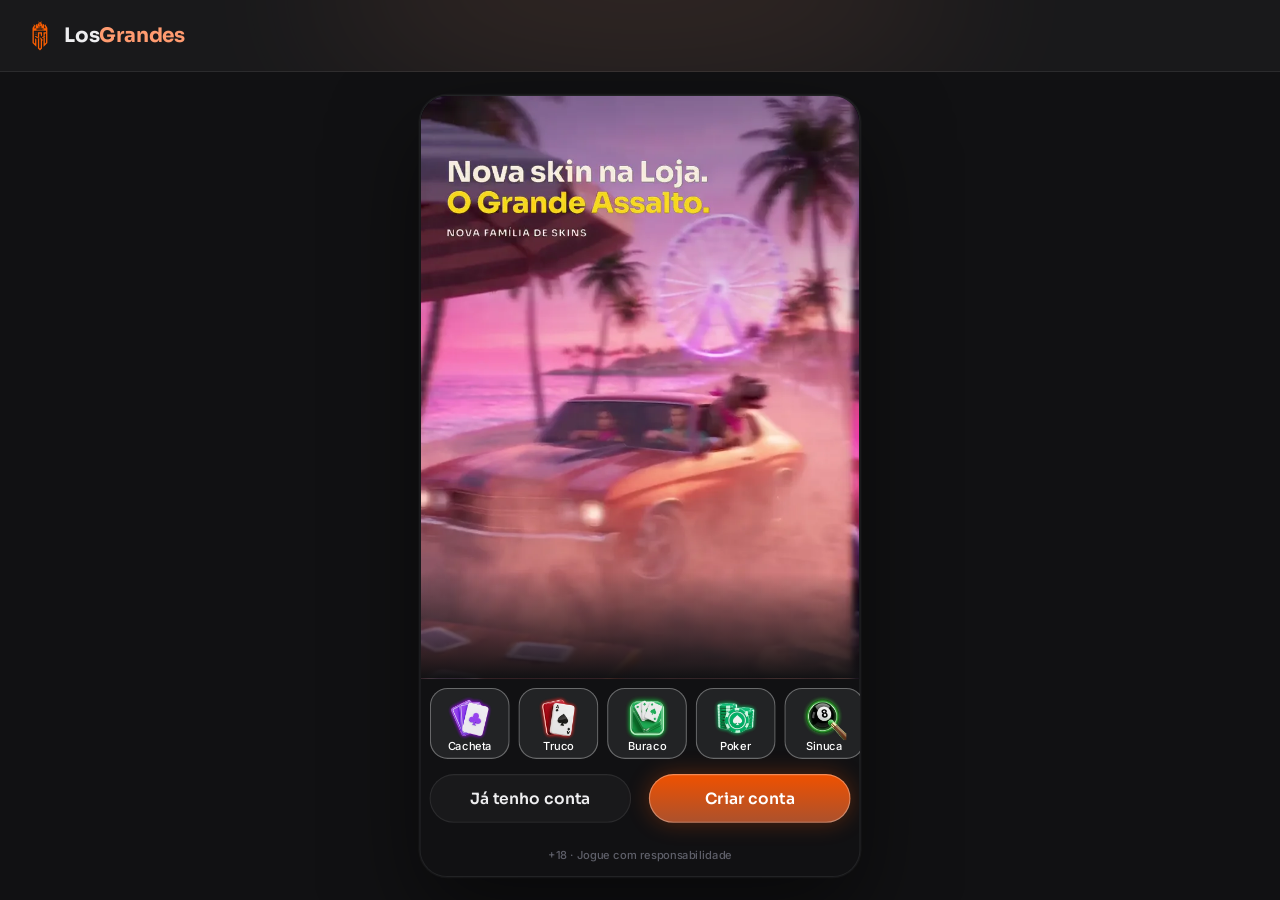
<file: index.html>
<!doctype html>
<html lang="pt-BR">
<head>
<meta charset="utf-8">
<meta name="viewport" content="width=device-width, initial-scale=1, viewport-fit=cover, user-scalable=no">
<meta name="robots" content="noindex, nofollow">
<meta name="theme-color" content="#141e2a">
<meta name="mobile-web-app-capable" content="yes">
<meta name="apple-mobile-web-app-capable" content="yes">
<meta name="apple-mobile-web-app-status-bar-style" content="black-translucent">
<title>Los Grandes · protótipo</title>
<link rel="icon" href="assets/ui/logo_icon.webp">
<link rel="preconnect" href="https://fonts.googleapis.com">
<link rel="preconnect" href="https://fonts.gstatic.com" crossorigin>
<link rel="stylesheet" href="https://fonts.googleapis.com/css2?family=Inter:wght@400;500;600;700&family=Sora:wght@600;700;800&display=swap">
<link rel="stylesheet" href="css/tokens.css?v=losgrandes-11261813">
<link rel="stylesheet" href="css/ui.css?v=losgrandes-11261813">
<link rel="stylesheet" href="css/screens.css?v=losgrandes-11261813">
<link rel="stylesheet" href="css/game.css?v=losgrandes-11261813">
<link rel="stylesheet" href="css/desk.css?v=losgrandes-11261813">
<link rel="stylesheet" href="css/missoes.css?v=losgrandes-11261813">
</head>
<body>
<svg width="0" height="0" style="position:absolute" aria-hidden="true">
  <defs><clipPath id="hexclip" clipPathUnits="objectBoundingBox"><path id="hexpath" d=""/></clipPath></defs>
  <symbol id="s-E" viewBox="0 0 16 20"><path d="M8 0C5 4 0 7.5 0 11.5C0 14 2 16 4.5 16C5.7 16 6.8 15.5 7.5 14.7C7.3 16.6 6.5 18.3 5 20H11C9.5 18.3 8.7 16.6 8.5 14.7C9.2 15.5 10.3 16 11.5 16C14 16 16 14 16 11.5C16 7.5 11 4 8 0Z"/></symbol>
  <symbol id="s-C" viewBox="0 0 20 18.4"><path d="M10 18.35L8.55 17.03C3.4 12.36 0 9.28 0 5.5C0 2.420 2.42 0 5.5 0C7.24 0 8.91 0.81 10 2.09C11.09 0.81 12.76 0 14.5 0C17.58 0 20 2.42 20 5.5C20 9.28 16.6 12.36 11.45 17.04L10 18.35Z"/></symbol>
  <symbol id="s-O" viewBox="0 0 15 20"><path d="M7.5 0L15 10L7.5 20L0 10L7.5 0Z"/></symbol>
  <symbol id="s-P" viewBox="0 0 18 18.5"><path d="M9 0C11.3 0 13.2 1.9 13.2 4.2C13.2 5 13 5.7 12.6 6.3C13 6.2 13.4 6.1 13.8 6.1C16.1 6.1 18 8 18 10.3C18 12.6 16.1 14.5 13.8 14.5C12.5 14.5 11.3 13.9 10.5 12.9C10.7 14.9 11.6 16.8 13.1 18.5H4.9C6.4 16.8 7.3 14.9 7.5 12.9C6.7 13.9 5.5 14.5 4.2 14.5C1.9 14.5 0 12.6 0 10.3C0 8 1.9 6.1 4.2 6.1C4.6 6.1 5 6.2 5.4 6.3C5 5.7 4.8 5 4.8 4.2C4.8 1.9 6.7 0 9 0Z"/></symbol>
  <symbol id="i-copy" viewBox="0 0 448 512"><path d="M208 0H332.1c12.7 0 24.9 5.1 33.9 14.1l67.9 67.9c9 9 14.1 21.2 14.1 33.9V336c0 26.5-21.5 48-48 48H208c-26.5 0-48-21.5-48-48V48c0-26.5 21.5-48 48-48zM48 128h80v64H64V448H256V416h64v48c0 26.5-21.5 48-48 48H48c-26.5 0-48-21.5-48-48V176c0-26.5 21.5-48 48-48z"/></symbol>
  <symbol id="i-share" viewBox="0 0 448 512"><path d="M352 224c53 0 96-43 96-96s-43-96-96-96s-96 43-96 96c0 4 .2 8 .7 11.9l-94.1 47C145.4 170.2 121.9 160 96 160c-53 0-96 43-96 96s43 96 96 96c25.9 0 49.4-10.2 66.6-26.9l94.1 47c-.5 3.9-.7 7.8-.7 11.9c0 53 43 96 96 96s96-43 96-96s-43-96-96-96c-25.9 0-49.4 10.2-66.6 26.9l-94.1-47c.5-3.9 .7-7.8 .7-11.9s-.2-8-.7-11.9l94.1-47C302.6 213.8 326.1 224 352 224z"/></symbol>
  <symbol id="i-wa" viewBox="0 0 448 512"><path d="M380.9 97.1C339 55.1 283.2 32 223.9 32c-122.4 0-222 99.6-222 222 0 39.1 10.2 77.3 29.6 111L0 480l117.7-30.9c32.4 17.7 68.9 27 106.1 27h.1c122.3 0 224.1-99.6 224.1-222 0-59.3-25.2-115-67.1-157zm-157 341.6c-33.2 0-65.7-8.9-94-25.7l-6.7-4-69.8 18.3L72 359.2l-4.4-7c-18.5-29.4-28.2-63.3-28.2-98.2 0-101.7 82.8-184.5 184.6-184.5 49.3 0 95.6 19.2 130.4 54.1 34.8 34.9 56.2 81.2 56.1 130.5 0 101.8-84.9 184.6-186.6 184.6zm101.2-138.2c-5.5-2.8-32.8-16.2-37.9-18-5.1-1.9-8.8-2.8-12.5 2.8-3.7 5.6-14.3 18-17.6 21.8-3.2 3.7-6.5 4.2-12 1.4-32.6-16.3-54-29.1-75.5-66-5.7-9.8 5.7-9.1 16.3-30.3 1.8-3.7.9-6.9-.5-9.7-1.4-2.8-12.5-30.1-17.1-41.2-4.5-10.8-9.1-9.3-12.5-9.5-3.2-.2-6.9-.2-10.6-.2-3.7 0-9.7 1.4-14.8 6.9-5.1 5.6-19.4 19-19.4 46.3 0 27.3 19.9 53.7 22.6 57.4 2.8 3.7 39.1 59.7 94.8 83.8 35.2 15.2 49 16.5 66.6 13.9 10.7-1.6 32.8-13.4 37.4-26.4 4.6-13 4.6-24.1 3.2-26.4-1.3-2.5-5-3.9-10.5-6.6z"/></symbol>
  <symbol id="i-pen" viewBox="0 0 512 512"><path d="M362.7 19.3L314.3 67.7 444.3 197.7l48.4-48.4c25-25 25-65.5 0-90.5L453.3 19.3c-25-25-65.5-25-90.5 0zm-71 71L58.6 323.5c-10.4 10.4-18 23.3-22.2 37.4L1 481.2C-1.5 489.7 .8 498.8 7 505s15.3 8.5 23.7 6.1l120.3-35.4c14.1-4.2 27-11.8 37.4-22.2L421.7 220.3 291.7 90.3z"/></symbol>
  <symbol id="i-plus" viewBox="0 0 448 512"><path d="M256 80c0-17.7-14.3-32-32-32s-32 14.3-32 32v144H48c-17.7 0-32 14.3-32 32s14.3 32 32 32h144v144c0 17.7 14.3 32 32 32s32-14.3 32-32V288h144c17.7 0 32-14.3 32-32s-14.3-32-32-32H256V80z"/></symbol>
  <symbol id="i-chev-l" viewBox="0 0 320 512"><path d="M9.4 233.4c-12.5 12.5-12.5 32.8 0 45.3l192 192c12.5 12.5 32.8 12.5 45.3 0s12.5-32.8 0-45.3L77.3 256 246.6 86.6c12.5-12.5 12.5-32.8 0-45.3s-32.8-12.5-45.3 0l-192 192z"/></symbol>
  <symbol id="i-chev-r" viewBox="0 0 320 512"><path d="M310.6 233.4c12.5 12.5 12.5 32.8 0 45.3l-192 192c-12.5 12.5-32.8 12.5-45.3 0s-12.5-32.8 0-45.3L242.7 256 73.4 86.6c-12.5-12.5-12.5-32.8 0-45.3s32.8-12.5 45.3 0l192 192z"/></symbol>
  <symbol id="i-chev-l-light" viewBox="0 0 320 512"><path d="M20.7 267.3c-6.2-6.2-6.2-16.4 0-22.6l192-192c6.2-6.2 16.4-6.2 22.6 0s6.2 16.4 0 22.6L54.6 256 235.3 436.7c6.2 6.2 6.2 16.4 0 22.6s-16.4 6.2-22.6 0l-192-192z"/></symbol>
  <symbol id="i-chev-r-light" viewBox="0 0 320 512"><path d="M299.3 244.7c6.2 6.2 6.2 16.4 0 22.6l-192 192c-6.2 6.2-16.4 6.2-22.6 0s-6.2-16.4 0-22.6L265.4 256 84.7 75.3c-6.2-6.2-6.2-16.4 0-22.6s16.4-6.2 22.6 0l192 192z"/></symbol>
  <symbol id="i-x" viewBox="0 0 384 512"><path d="M324.5 411.1c6.2 6.2 16.4 6.2 22.6 0s6.2-16.4 0-22.6L214.6 256 347.1 123.5c6.2-6.2 6.2-16.4 0-22.6s-16.4-6.2-22.6 0L192 233.4 59.5 100.9c-6.2-6.2-16.4-6.2-22.6 0s-6.2 16.4 0 22.6L169.4 256 36.9 388.5c-6.2 6.2-6.2 16.4 0 22.6s16.4 6.2 22.6 0L192 278.6 324.5 411.1z"/></symbol>
  <symbol id="i-search" viewBox="0 0 512 512"><path d="M384 208A176 176 0 1 0 32 208a176 176 0 1 0 352 0zM343.3 366C307 397.2 259.7 416 208 416C93.1 416 0 322.9 0 208S93.1 0 208 0S416 93.1 416 208c0 51.7-18.8 99-50 135.3L507.3 484.7c6.2 6.2 6.2 16.4 0 22.6s-16.4 6.2-22.6 0L343.3 366z"/></symbol>
  <symbol id="i-check" viewBox="0 0 512 512"><path d="M256 512A256 256 0 1 0 256 0a256 256 0 1 0 0 512zM369 209L241 337c-9.4 9.4-24.6 9.4-33.9 0l-64-64c-9.4-9.4-9.4-24.6 0-33.9s24.6-9.4 33.9 0l47 47L335 175c9.4-9.4 24.6-9.4 33.9 0s9.4 24.6 0 33.9z"/></symbol>
  <symbol id="i-eye" viewBox="0 0 576 512"><path d="M288 32c-80.8 0-145.5 36.8-192.6 80.6C48.6 156 17.3 208 2.5 243.7c-3.3 7.9-3.3 16.7 0 24.6C17.3 304 48.6 356 95.4 399.4C142.5 443.2 207.2 480 288 480s145.5-36.8 192.6-80.6c46.8-43.5 78.1-95.4 93-131.1c3.3-7.9 3.3-16.7 0-24.6c-14.9-35.7-46.2-87.7-93-131.1C433.5 68.8 368.8 32 288 32zM144 256a144 144 0 1 1 288 0 144 144 0 1 1 -288 0zm144-64c0 35.3-28.7 64-64 64c-7.1 0-13.9-1.2-20.3-3.3c-5.5-1.8-11.9 1.6-11.7 7.4c.3 6.9 1.3 13.8 3.2 20.7c13.7 51.2 66.4 81.6 117.6 67.9s81.6-66.4 67.9-117.6c-11.1-41.5-47.8-69.4-88.6-71.1c-5.8-.2-9.2 6.1-7.4 11.7c2.1 6.4 3.3 13.2 3.3 20.3z"/></symbol>
  <symbol id="i-send" viewBox="0 0 512 512"><path d="M498.1 5.6c10.1 7 15.4 19.1 13.5 31.2l-64 416c-1.5 9.7-7.4 18.2-16 23s-18.9 5.4-28 1.6L284 427.7l-68.5 74.1c-8.9 9.7-22.9 12.9-35.2 8.1S160 493.2 160 480V396.4c0-4 1.5-7.8 4.2-10.7L331.8 202.8c5.8-6.3 5.6-16-.4-22s-15.7-6.4-22-.7L106 360.8 17.7 316.6C7.1 311.3 .3 300.7 0 288.9s5.9-22.8 16.1-28.7l448-256c10.7-6.1 23.9-5.5 34 1.4z"/></symbol>
  <symbol id="i-star" viewBox="0 0 576 512"><path d="M316.9 18C311.6 7 300.4 0 288.1 0s-23.4 7-28.8 18L195 150.3 51.4 171.5c-12 1.8-22 10.2-25.7 21.7s-.7 24.2 7.9 32.7L137.8 329 113.2 474.7c-2 12 3 24.2 12.9 31.3s23 8 33.8 2.3l128.3-68.5 128.3 68.5c10.8 5.7 23.9 4.9 33.8-2.3s14.9-19.3 12.9-31.3L438.5 329 542.7 225.9c8.6-8.5 11.7-21.2 7.9-32.7s-13.7-19.9-25.7-21.7L381.2 150.3 316.9 18z"/></symbol>
  <symbol id="i-star-o" viewBox="0 0 576 512"><path d="M287.9 0c9.2 0 17.6 5.2 21.6 13.5l68.6 141.3 153.2 22.6c9 1.3 16.5 7.6 19.3 16.3s.5 18.1-5.9 24.5L433.6 328.4l26.2 155.6c1.5 9-2.2 18.1-9.7 23.5s-17.3 6-25.3 1.7l-137-73.2L151 509.1c-8.1 4.3-17.9 3.7-25.3-1.7s-11.2-14.5-9.7-23.5l26.2-155.6L31.1 218.2c-6.5-6.4-8.7-15.9-5.9-24.5s10.3-14.9 19.3-16.3l153.2-22.6L266.3 13.5C270.4 5.2 278.7 0 287.9 0zm0 79L235.4 187.2c-3.5 7.1-10.2 12.1-18.1 13.3L99 217.9 184.9 303c5.5 5.5 8.1 13.3 6.8 21L171.4 443.7l105.2-56.2c7.1-3.8 15.6-3.7 22.6 0l105.2 56.2L384.2 324.1c-1.3-7.7 1.2-15.5 6.8-21l85.9-85.1L358.6 200.5c-7.8-1.2-14.6-6.1-18.1-13.3L287.9 79z"/></symbol>
</svg>

<!-- desktop (js/desk.js): header largo, menu e chat ao vivo em volta da coluna 9:16 -->
<header class="dkh" id="dkh"></header>
<aside class="dkl" id="dkl" aria-label="Menu"></aside>
<aside class="dkr" id="dkr" aria-label="Chat ao vivo"></aside>

<div class="stage-wrap"><div class="phone" id="phone">
  <div class="status" aria-hidden="true"><span>9:41</span><span class="island"></span>
    <span class="icons"><svg width="18" height="12" viewBox="0 0 18 12" fill="#fff"><rect x="0" y="8" width="3" height="4" rx="1"/><rect x="5" y="5.5" width="3" height="6.5" rx="1"/><rect x="10" y="3" width="3" height="9" rx="1"/><rect x="15" y="0" width="3" height="12" rx="1"/></svg><svg width="16" height="12" viewBox="0 0 16 12" fill="#fff"><path d="M8 2.2c2.3 0 4.4.9 6 2.4l1.1-1.1A10 10 0 0 0 8 .6 10 10 0 0 0 .9 3.5L2 4.6a8.4 8.4 0 0 1 6-2.4zm0 3.3c1.4 0 2.7.5 3.7 1.4l1.1-1.1A7 7 0 0 0 8 3.9a7 7 0 0 0-4.8 1.9l1.1 1.1c1-.9 2.3-1.4 3.7-1.4zm0 3.3c.6 0 1.1.2 1.5.6L8 11 6.5 9.4c.4-.4.9-.6 1.5-.6z"/></svg><svg width="27" height="13" viewBox="0 0 27 13" fill="none"><rect x=".5" y=".5" width="23" height="12" rx="3.5" stroke="#fff" opacity=".4"/><rect x="2" y="2" width="20" height="9" rx="2" fill="#fff"/><rect x="25" y="4.5" width="1.6" height="4" rx=".8" fill="#fff" opacity=".4"/></svg></span>
  </div>
  <div class="app" id="app">
    <!-- telas do app (renderizadas pelo js/screens.js) -->
    <section class="scr" id="view"></section>

    <!-- tela de jogo: os motores (js/games.js) desenham dentro dela -->
    <section class="scr game-scr" id="scr-game" hidden>
      <header class="hud" id="hud"></header>
      <div class="jogo" id="jogo"><div class="board" id="board"></div></div>
      <nav class="mnav" id="mnav">
        <button data-g="voltar"><span class="back"><svg><use href="#i-chev-l-light"/></svg></span><span>Voltar</span></button>
        <button data-g="chat"><img class="ic" src="assets/icons/chat.webp" alt=""><span>Chat</span></button>
        <button data-g="mesa"><img class="ic" src="assets/icons/friends.webp" alt=""><span>Mesa</span></button>
        <button data-g="voz"><img class="ic" id="micIco" src="assets/icons/microphone-off.webp" alt=""><span>Voz</span></button>
        <button data-g="ajustes"><img class="ic" src="assets/icons/gear.webp" alt=""><span>Ajustes</span></button>
      </nav>
    </section>

    <div class="toast" id="toast"><span class="hint-pill" id="toastTxt"></span></div>
    <div id="sheet"></div>
    <div id="overlay"></div>
  </div>
</div></div>

<script src="js/core.js?v=losgrandes-11261813"></script>
<script src="js/ui.js?v=losgrandes-11261813"></script>
<script src="js/screens.js?v=losgrandes-11261813"></script>
<script src="js/loja.js?v=losgrandes-11261813"></script>
<script src="js/social.js?v=losgrandes-11261813"></script>
<script src="js/torneios.js?v=losgrandes-11261813"></script>
<script src="js/sala.js?v=losgrandes-11261813"></script>
<script src="js/missoes.js?v=losgrandes-11261813"></script>
<script src="js/games.js?v=losgrandes-11261813"></script>
<script src="js/sinuca.js?v=losgrandes-11261813"></script>
<script src="js/desk.js?v=losgrandes-11261813"></script>
<script src="js/boot.js?v=losgrandes-11261813"></script>
</body>
</html>
</file>
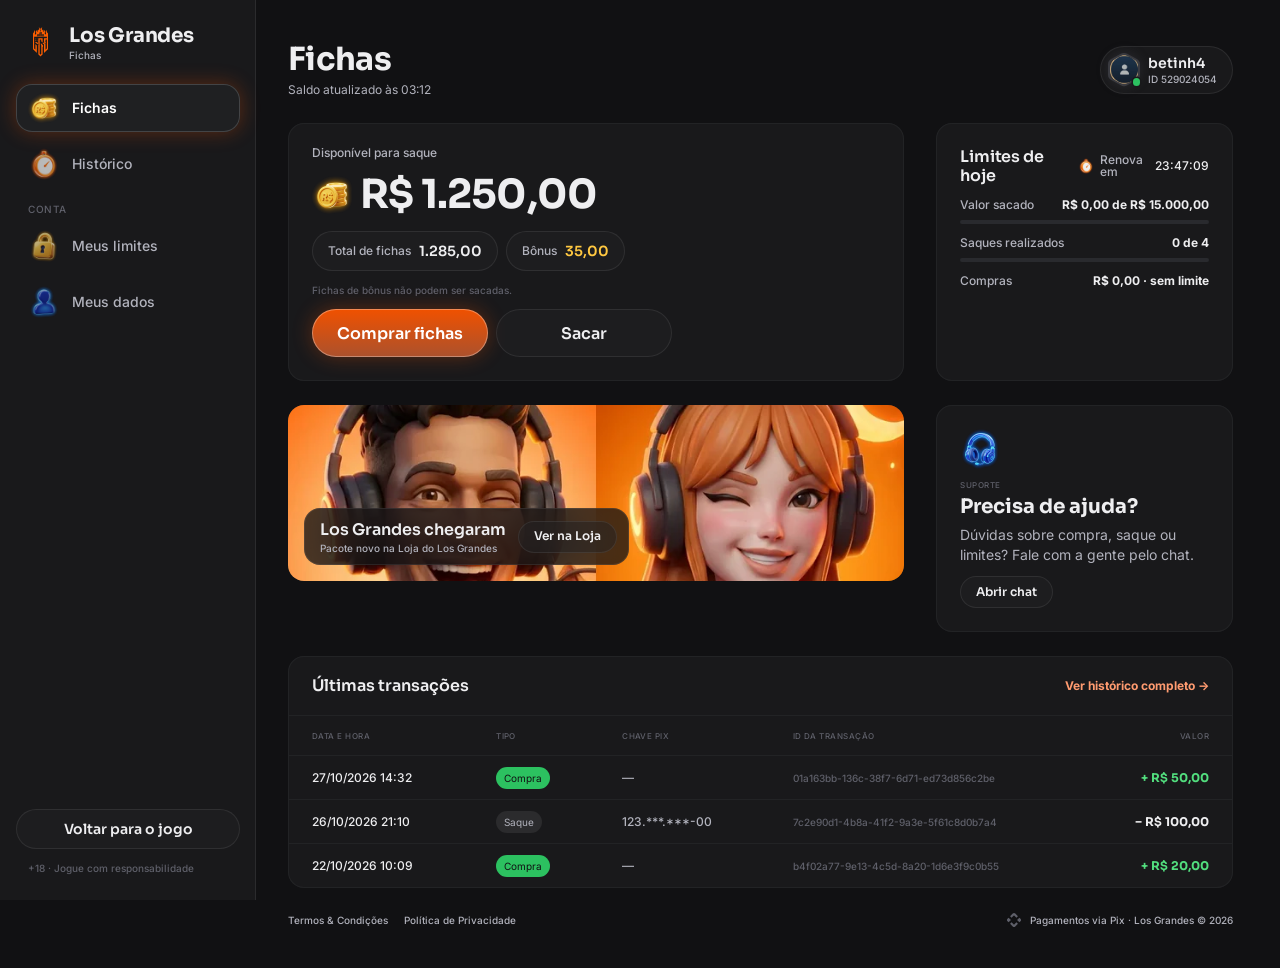
<file: fichas/index.html>
<!doctype html>
<html lang="pt-BR">
<head>
<meta charset="utf-8">
<meta name="viewport" content="width=device-width, initial-scale=1, viewport-fit=cover">
<meta name="robots" content="noindex, nofollow">
<meta name="theme-color" content="#111113">
<title>Fichas · Los Grandes</title>
<link rel="icon" href="../assets/ui/logo_icon.webp">
<link rel="preconnect" href="https://fonts.googleapis.com">
<link rel="preconnect" href="https://fonts.gstatic.com" crossorigin>
<link rel="stylesheet" href="https://fonts.googleapis.com/css2?family=Inter:wght@400;500;600;700&family=Sora:wght@600;700;800&display=swap">
<link rel="stylesheet" href="../css/tokens.css?v=20261119a">
<link rel="stylesheet" href="../css/ui.css?v=20261119a">
<link rel="stylesheet" href="fichas.css?v=20261119a">
</head>
<body>
<svg width="0" height="0" style="position:absolute" aria-hidden="true">
  <defs><clipPath id="hexclip" clipPathUnits="objectBoundingBox"><path id="hexpath" d=""/></clipPath></defs>
  <symbol id="i-chev-l-light" viewBox="0 0 320 512"><path d="M20.7 267.3c-6.2-6.2-6.2-16.4 0-22.6l192-192c6.2-6.2 16.4-6.2 22.6 0s6.2 16.4 0 22.6L54.6 256 235.3 436.7c6.2 6.2 6.2 16.4 0 22.6s-16.4 6.2-22.6 0l-192-192z"/></symbol>
  <symbol id="i-x" viewBox="0 0 384 512"><path d="M324.5 411.1c6.2 6.2 16.4 6.2 22.6 0s6.2-16.4 0-22.6L214.6 256 347.1 123.5c6.2-6.2 6.2-16.4 0-22.6s-16.4-6.2-22.6 0L192 233.4 59.5 100.9c-6.2-6.2-16.4-6.2-22.6 0s-6.2 16.4 0 22.6L169.4 256 36.9 388.5c-6.2 6.2-6.2 16.4 0 22.6s16.4 6.2 22.6 0L192 278.6 324.5 411.1z"/></symbol>
  <symbol id="i-check" viewBox="0 0 448 512"><path d="M438.6 105.4c12.5 12.5 12.5 32.8 0 45.3l-256 256c-12.5 12.5-32.8 12.5-45.3 0l-128-128c-12.5-12.5-12.5-32.8 0-45.3s32.8-12.5 45.3 0L160 338.7 393.4 105.4c12.5-12.5 32.8-12.5 45.3 0z"/></symbol>
  <symbol id="i-copy" viewBox="0 0 448 512"><path d="M208 0H332.1c12.7 0 24.9 5.1 33.9 14.1l67.9 67.9c9 9 14.1 21.2 14.1 33.9V336c0 26.5-21.5 48-48 48H208c-26.5 0-48-21.5-48-48V48c0-26.5 21.5-48 48-48zM48 128h80v64H64V448H256V416h64v48c0 26.5-21.5 48-48 48H48c-26.5 0-48-21.5-48-48V176c0-26.5 21.5-48 48-48z"/></symbol>
  <symbol id="i-pix" viewBox="0 0 24 24"><path d="M6.1 6.3 10.1 2.3a2.7 2.7 0 0 1 3.8 0l4 4-2.3 2.3-2.9-2.9a1 1 0 0 0-1.4 0L8.4 8.6 6.1 6.3zm11.8 11.4-4 4a2.7 2.7 0 0 1-3.8 0l-4-4 2.3-2.3 2.9 2.9a1 1 0 0 0 1.4 0l2.9-2.9 2.3 2.3zM2.3 10.1l1.6-1.6L7.4 12l-3.5 3.5-1.6-1.6a2.7 2.7 0 0 1 0-3.8zm19.4 0a2.7 2.7 0 0 1 0 3.8l-1.6 1.6-3.5-3.5 3.5-3.5 1.6 1.6z"/></symbol>
</svg>

<div class="fx">
  <aside class="side" id="side" aria-label="Menu"></aside>
  <div class="main">
    <header class="mtop" id="mtop"></header>
    <main class="page" id="page"></main>
    <footer class="foot" id="foot"></footer>
  </div>
</div>
<div class="veil" id="veil" hidden><section class="drawer" id="drawer" role="dialog" aria-modal="true"></section></div>
<div class="toast" id="toast"><span class="hint-pill" id="toastTxt"></span></div>

<script src="fichas.js?v=20261119a"></script>
</body>
</html>
</file>
<file: css/tokens.css>
/* Los Grandes · tokens do DS EstrelaGames (Rjx31bgpOt4m1U8DVKyWtd · modo Los Grandes), valores resolvidos 1:1 */
:root{
  color-scheme: dark;
  /* background */
  --bg-default:#111113; --bg-subtle:#19191b; --bg-strong:#222325; --bg-raised:#292a2e; --bg-inset:#010101; --bg-highlight:#ffffff14; --bg-chrome:#19191b; --bg-divider:#292a2e; --bg-band:#00000052;
  --bga-default-50:#11111380; --bga-default-75:#111113bf; --bga-subtle-50:#19191b80; --bga-subtle-75:#19191bbf;
  --bga-strong-25:#22232540; --bga-strong-50:#22232580; --bga-strong-75:#222325bf;
  --bga-secondary-16:#ff9b7029; --bga-secondary-32:#ff9b7052; --bga-accent-12:#ffc8411f;
  /* border */
  --border-muted:#ffffff14; --border-default:#222325; --border-strong:#393a40; --border-focus:#f05100;
  --border-hl-top:#ffffff29; --border-gold-top:#ffdac9e5; --border-gold-bottom:#f051005c;
  /* text */
  --text-default:#eeeef0; --text-muted:#b2b3bd; --text-link:#ff9b70; --text-subtle:#5f606a; --text-disabled:#46484f;
  --text-brand:#ff9b70; --text-success:#52de7e; --text-error:#ff6b6e; --text-prize:#ffc841;
  --text-on-color:#ffffff; --text-on-color-muted:#ffffffd9; --text-on-color-subtle:#ffffffb2; --text-on-light:#111113;
  /* system */
  --sys-info:#fe5e00; --sys-success:#2cc160; --sys-success-strong:#8cf0a9; --sys-warning:#ffbe2e; --sys-error:#ef4452;
  --sysa-success-25:#2cc16040; --sysa-error-25:#ef445240; --sysa-info-25:#3b74f540;
  --notification-error:#ef4452;
  /* effects */
  --hl-subtle:#ffffff29; --hl:#ffffff52; --hl-strong:#ffffff7a;
  --shadow-faint:#0000001f; --shadow-subtle:#0000003d; --shadow:#00000066; --shadow-strong:#00000080;
  --glow-info:#f0510052; --glow-accent:#ffbe2e52; --glow-success:#52de7ea3; --glow-gold:#ff9b7052; --glow-blue:#ff9b70; --glow-red:#ff6b6e;
  /* surfaces */
  --surface-card-top:#19191b; --surface-card-bottom:#111113; --surface-elevated-top:#292a2e; --surface-elevated-bottom:#19191b;
  /* buttons */
  --btn-primary-top:#f05100; --btn-primary-bg:#ab512d; --btn-secondary-border:#fe5e00;
  --btn-disabled-top:#292a2e; --btn-disabled-bg:#292a2e; --btn-disabled-text:#46484f;
  /* tabs */
  --tab-default-text:#b2b3bd; --tab-container:#222325; --input-border:#222325;
  --tab-padrao:#f05100; --tab-padrao-tint:#f051003d; --tab-rosa:#e93d82; --tab-rosa-tint:#e93d823d;
  /* games */
  --game-truco:#e5484d; --game-paulista:#3b74f5; --game-cacheta:#8752f2; --game-tranca:#2cc160; --game-buraco:#1f9a4a;
  --game-poker:#0fa968; --game-sinuca:#2fa35a; --game-todos:#fe5e00; --game-domino:#14b8a6; --game-dama:#f76b15; --game-xadrez:#5b6cff;
  --game-paulista-tint:#3b74f53d; --game-truco-tint:#e5484d3d; --game-cacheta-tint:#8752f23d; --game-buraco-tint:#1f9a4a3d; --game-poker-tint:#0fa9683d; --game-sinuca-tint:#2fa35a3d;
  /* crew */
  --crew-engenheiro:#4fb3ff; --crew-comandante:#f5c542; --crew-piloto:#ff5a36; --crew-navegador:#e86bff; --crew-explorador:#4dffb8;
  --crew-bar:#ff9f43; --crew-reis:#34d399; --crew-nobru:#3d8bff; --crew-inhui:#ff4fb0;
  /* famílias da página Skins (mesma cor da chamada do Truco) */
  --crew-laje:#ff7f50; --crew-portaria:#3ddc84; --crew-live:#b45cff; --crew-feira:#ffa62b; --crew-navalha:#ff4fb0; --crew-varzea:#5be37d; --crew-oficina:#3db8ff; --crew-posto:#ff3b4a; --crew-fliper:#a45cff; --crew-grau:#4fa3ff; --crew-palpite:#f2b233; --crew-assalto:#ff4fa3;
  /* stake / table */
  --stake-padrao-top:#6d2f16; --stake-padrao-bottom:#371a0f; --stake-iniciante-top:#1f9a4a; --stake-iniciante-bottom:#1f502c;
  --table-card-top:#1f5a4a; --table-card-bottom:#0f2e2a; --table-stake:#ffc841;
  --plus-bg:#52de7e; --plus-icon:#111113;
  --btn-success-top:#52de7e; --btn-success-bg:#1f9a4a; /* DS button-glass ☰ Type=Success (Comprar) */
  /* cards */
  --card-face:#ffffff; --card-border:#9ea2a4; --suit-red:#c72c3d; --suit-black:#141922; --back-top:#853f23; --back-bottom:#4e1802;
  /* seat timer */
  --seat-timer-track:#ffffff1f; --seat-timer:#fe5e00;
  /* type */
  --f-display:"Sora", "Inter", system-ui, sans-serif;
  --f-ui:"Inter", system-ui, -apple-system, sans-serif;
  --f-call:"Industry", "Sora", sans-serif;
  /* marca · Los Grandes (sobrescreve) */
  --back-top:#222325; --back-bottom:#19191b; --btn-primary-text:#ffffff; --crew-nobru:#FE5E00; --crew-inhui:#FE5E00; --crew-luna:#FF9B70;
}
/* estilos de texto do DS */
.t-d3xl{font:700 64px/1.2 var(--f-display);letter-spacing:-.02em}
.t-d2xl{font:700 48px/1.2 var(--f-display);letter-spacing:-.02em}
.t-dxl{font:700 40px/1.2 var(--f-display);letter-spacing:-.02em}
.t-dl{font:700 32px/1.2 var(--f-display);letter-spacing:-.02em}
.t-dm{font:700 24px/1.2 var(--f-display);letter-spacing:-.01em}
.t-ds{font:700 20px/1.2 var(--f-display);letter-spacing:-.01em}
.t-dxs{font:600 16px/1.2 var(--f-display)}
.t-d2xs{font:600 14px/1.2 var(--f-display)}
.t-d3xs{font:600 12px/1.2 var(--f-display)}
.t-hm{font:700 20px/1.2 var(--f-ui)}
.t-ll{font:500 16px/1 var(--f-ui)} .t-lm{font:500 14px/1 var(--f-ui)} .t-ls{font:500 12px/1 var(--f-ui)} .t-lxs{font:500 10px/1 var(--f-ui)} .t-l2xs{font:500 8px/1 var(--f-ui)}
.t-link{font:700 12px/1.5 var(--f-ui)}
.t-p2xl{font:400 20px/1.5 var(--f-ui)} .t-pm{font:400 14px/1.5 var(--f-ui)} .t-ps{font:400 12px/1.5 var(--f-ui)}
</file>
<file: css/ui.css>
/* EstrelaGames · base + componentes do DS (Apple Gamer Style · Glass). Medidas 1:1 com o Figma (frame 375). */
*{box-sizing:border-box}
html,body{height:100%;margin:0}
body{background:#05080c;color:var(--text-default);font-family:var(--f-ui);-webkit-font-smoothing:antialiased;overflow:hidden;-webkit-text-size-adjust:100%}
button{font:inherit;color:inherit;border:0;background:none;padding:0;margin:0;cursor:pointer;-webkit-tap-highlight-color:transparent;text-align:inherit}
button:focus-visible,[role="button"]:focus-visible{outline:2px solid var(--border-focus);outline-offset:2px}
/* cards clicáveis são div[role=button]: o WebKit (iPhone) não estica os filhos de um <button> com flex */
[role="button"]{cursor:pointer;-webkit-tap-highlight-color:transparent;-webkit-user-select:none;user-select:none;outline:0}
input{font:inherit;color:inherit;border:0;background:none;outline:0;padding:0;margin:0;min-width:0}
img,video{display:block;max-width:100%;user-select:none;-webkit-user-drag:none}
video::-webkit-media-controls,video::-webkit-media-controls-start-playback-button,video::-webkit-media-controls-overlay-play-button{display:none!important;-webkit-appearance:none} /* sem botão de play: os vídeos são fundo */
svg{display:block}
[hidden]{display:none!important}
.ic{flex:none;object-fit:contain;pointer-events:none}

/* ---------- aparelho ---------- */
.stage-wrap{position:fixed;inset:0;display:flex;align-items:center;justify-content:center}
.phone{position:relative;width:375px;height:812px;background:var(--bg-subtle);overflow:hidden;border-radius:48px;box-shadow:0 0 0 10px #0c1016,0 0 0 11px #2a3340,0 40px 80px rgba(0,0,0,.6);transform-origin:center;display:flex;flex-direction:column}
.status{position:relative;flex:none;height:44px;display:flex;align-items:center;justify-content:space-between;padding:0 26px 0 32px;font:600 15px/1 var(--f-ui);background:var(--bg-subtle);z-index:60;pointer-events:none}
.status .island{position:absolute;left:50%;top:10px;width:118px;height:32px;margin-left:-59px;border-radius:20px;background:#000}
.status .icons{display:flex;gap:6px;align-items:center}
.app{position:relative;flex:1;min-height:0;overflow:hidden}
@media (max-width:520px){
  .phone{width:100vw;height:100vh;height:100dvh;border-radius:0;box-shadow:none;transform:none!important}
  .status{display:none}
  .app{padding-top:env(safe-area-inset-top,0px)}
}
.scr{position:absolute;inset:0;display:flex;flex-direction:column;background:var(--bg-subtle);overflow:hidden}
.app>.scr{top:env(safe-area-inset-top,0px)}
@media (min-width:521px){.app>.scr{top:0}}
.scroll{flex:1;min-height:0;overflow-y:auto;overflow-x:hidden;-webkit-overflow-scrolling:touch;scrollbar-width:none;overscroll-behavior:contain}
.scroll::-webkit-scrollbar,.hscroll::-webkit-scrollbar{display:none}
/* linha com rolagem lateral: sem clip, sangra até a borda da tela (regra Oct 26) */
.hscroll{display:flex;overflow-x:auto;overflow-y:visible;scrollbar-width:none;margin:0 -8px;padding:0 8px;scroll-padding:0 8px;-webkit-overflow-scrolling:touch}

/* ---------- ícones 3D ---------- */
.i16{width:16px;height:16px}.i20{width:20px;height:20px}.i24{width:24px;height:24px}.i28{width:28px;height:28px}.i32{width:32px;height:32px}.i36{width:36px;height:36px}.i40{width:40px;height:40px}.i48{width:48px;height:48px}

/* ---------- header-game (Mobile · Glass) ---------- */
.hdr{position:relative;flex:none;height:64px;display:flex;align-items:center;gap:4px;padding:8px 12px;background:var(--bg-subtle);overflow:hidden;z-index:20}
.hdr::before{content:"";position:absolute;left:48px;top:-70px;width:280px;height:140px;border-radius:50%;background:var(--glow-blue);filter:blur(60px);opacity:.15;pointer-events:none}
.hdr .side{position:relative;flex:1;min-width:0;display:flex;align-items:center;gap:4px}
.hdr .logo{width:24px;height:36px;display:grid;place-items:center;flex:none}
.hdr .logo img{width:25px;height:24px}
.cpill{flex:1;min-width:0;height:34px;display:flex;align-items:center;gap:2px;padding:4px;border-radius:999px;background:linear-gradient(90deg,#52de7e1a,#22232506),var(--bga-strong-50);box-shadow:inset 0 0 0 1px var(--border-muted);overflow:hidden}
.cpill.bonus{padding:4px 8px 4px 4px;background:linear-gradient(90deg,#22232506,#ffc8411a),var(--bga-strong-50)}
.cpill .ic{width:24px;height:24px}
.cpill .t{flex:1;min-width:0;display:flex;flex-direction:column;gap:2px;text-align:left}
.cpill .t small{font:500 8px/1 var(--f-ui);color:var(--text-muted)}
.cpill .t b{font:700 12px/10px var(--f-ui);color:var(--text-default);white-space:nowrap;overflow:hidden;text-overflow:ellipsis}
.cpill.bonus .t b{color:var(--text-prize)}
.cpill .plus{width:20px;height:20px;border-radius:10px;background:var(--plus-bg);display:grid;place-items:center;flex:none}
.cpill .plus svg{width:12px;height:12px;fill:var(--plus-icon)}
/* saldo com seta: abre o dropdown (DS header-game ◉ Expanded) */
.cpill .chev{width:20px;height:20px;display:grid;place-items:center;flex:none}
.cpill .chev svg{width:10px;height:10px;fill:var(--text-muted);transform:rotate(90deg);transition:transform .2s}
.cpill.open{box-shadow:inset 0 0 0 1px var(--border-strong)} .cpill.open .chev svg{transform:rotate(-90deg)}
.hdr .hbuy{flex:1;min-width:0}
/* dropdown do saldo (DS balance-panel) · celular: preso embaixo do header */
.baldrop{position:absolute;left:0;right:0;top:64px;bottom:0;z-index:45;background:var(--bga-default-75);animation:fade .15s both}
.balp{display:flex;flex-direction:column;gap:16px;max-height:100%;overflow:auto;padding:16px 16px 24px;background:var(--bg-subtle);border-radius:0 0 24px 24px;box-shadow:inset 0 -1px 0 var(--hl-subtle),0 16px 40px rgba(0,0,0,.4);animation:balIn .22s cubic-bezier(.2,.8,.2,1) both}
@keyframes balIn{from{transform:translateY(-12px);opacity:0}}
.balp .top{display:flex;justify-content:space-between;align-items:center}
.balp .top small{font:500 12px/1.2 var(--f-ui);color:var(--text-muted)}
.balp .tv{display:flex;align-items:center;gap:4px}
.balp .eye,.balp .x{display:grid;place-items:center;width:28px;height:28px}
.balp .eye svg{width:20px;height:20px;fill:var(--text-muted)}
.balp .x svg{width:12px;height:12px;fill:var(--text-muted);transform:rotate(-90deg)}
.balp .rows{display:flex;flex-direction:column;gap:12px}
.balp .kv{display:flex;justify-content:space-between;gap:12px;font:400 14px/1.4 var(--f-ui);color:var(--text-muted)}
.balp .kv b{font-weight:400;color:var(--text-default);font-variant-numeric:tabular-nums;text-align:right}
.balp hr{border:0;height:1px;background:var(--border-muted);margin:0}
.balp .acts{display:flex;gap:12px} .balp .acts .btn{flex:1}
/* Bônus Fidelidade (DS _loyalty-bonus): Resgatar quando tem valor · Juntando com a seta que abre as regras */
.fid{display:flex;flex-direction:column;gap:12px;padding:8px 12px 8px 8px;border-radius:24px;background:var(--bga-strong-50);box-shadow:inset 0 0 0 1px var(--border-muted)}
.fid.ready{flex-direction:row;align-items:center;gap:8px}
.fid .ic{width:28px;height:28px;flex:none}
.fid .t{flex:1;min-width:0;display:flex;flex-direction:column;gap:2px;text-align:left}
.fid .t b{font:400 14px/1.3 var(--f-ui);color:var(--text-default)}
.fid .t small{font:500 10px/1.2 var(--f-ui);color:var(--text-muted)}
.fid .v{font:400 14px/1 var(--f-ui);font-variant-numeric:tabular-nums}
.fid .row{display:flex;align-items:center;gap:8px;width:100%}
.fid .chev{width:20px;height:20px;display:grid;place-items:center;flex:none}
.fid .chev svg{width:10px;height:10px;fill:var(--text-muted);transform:rotate(90deg);transition:transform .2s}
.fid.open{border-radius:16px;padding:8px 12px 12px 8px} .fid.open .chev svg{transform:rotate(-90deg)}
.fid .more{display:flex;flex-direction:column;gap:12px}
.fid .wk{display:flex;flex-direction:column;gap:4px;padding:12px;border-radius:12px;background:var(--bga-default-50);box-shadow:inset 0 0 0 1px var(--border-muted)}
.fid .wk small{font:500 12px/1.2 var(--f-ui);color:var(--text-muted)}
.fid .wk b{font:700 20px/1.2 var(--f-display);color:var(--text-prize);font-variant-numeric:tabular-nums}
.fid p{margin:0;font:400 12px/1.5 var(--f-ui);color:var(--text-muted)}
.fid .kv{font-size:12px}
.hbell{position:relative;width:36px;height:36px;border-radius:18px;background:var(--bga-strong-50);box-shadow:inset 0 0 0 1px var(--border-muted);display:grid;place-items:center;flex:none}
.hbell .ic{width:28px;height:28px}
.hbell i{position:absolute;left:28px;top:0;width:8px;height:8px;border-radius:50%;background:var(--notification-error)}
.hbell i[hidden]{display:none}

/* ---------- header-avatar (hexágono com borda da tripulação) ---------- */
.hav{position:relative;display:inline-block;flex:none;width:var(--w,44px);height:var(--h,48px)}
.hav .gl{position:absolute;left:-4.5%;top:0;width:109%;aspect-ratio:1;border-radius:50%;background:var(--cc);filter:blur(calc(var(--w,44px) * .16));opacity:.45;pointer-events:none}
.hav .hx{position:absolute;inset:0;-webkit-clip-path:url(#hexclip);clip-path:url(#hexclip);background:var(--cc)}
.hav .hx img{position:absolute;inset:2px;width:calc(100% - 4px);height:calc(100% - 4px);object-fit:cover;object-position:center top;-webkit-clip-path:url(#hexclip);clip-path:url(#hexclip);background:var(--bg-raised)}
.hav .on{position:absolute;left:77%;top:75%;width:23%;aspect-ratio:1;border-radius:50%;background:var(--sys-success);box-shadow:0 0 0 1.5px var(--bg-subtle)}
.hav.xs{--w:24px;--h:26px}.hav.s{--w:32px;--h:35px}.hav.m{--w:44px;--h:48px}.hav.l{--w:56px;--h:60px}
.hav.xs .hx img,.hav.s .hx img{inset:1.5px;width:calc(100% - 3px);height:calc(100% - 3px)}
.hav.empty{height:var(--w)}
.hav.empty .av0{position:absolute;inset:4.5%;width:91%;height:91%}
.hav.empty .add{position:absolute;left:63.6%;top:63.6%;width:27.3%;height:27.3%;border-radius:50%;background:var(--plus-bg);box-shadow:0 0 0 1.2px var(--bg-subtle);display:grid;place-items:center}
.hav.empty .add svg{width:58%;height:58%;fill:var(--plus-icon)}

/* ---------- avatar circular (avatar-estrela-games) ---------- */
.av{position:relative;display:inline-block;vertical-align:middle;flex:none;width:var(--s,48px);height:var(--s,48px);border-radius:50%;background:linear-gradient(180deg,var(--surface-elevated-top),var(--surface-elevated-bottom));box-shadow:inset 0 0 0 var(--bw,2px) #ffffff29}
.av img{position:absolute;inset:var(--bw,2px);width:calc(100% - 2*var(--bw,2px));height:calc(100% - 2*var(--bw,2px));border-radius:50%;object-fit:cover;object-position:center top}
.av.s{--s:32px;--bw:1px}.av.m{--s:48px;--bw:2px}.av.l{--s:80px;--bw:3px}.av.xl{--s:120px;--bw:4px}
.av .lvl{position:absolute;left:50%;bottom:-4px;transform:translateX(-50%);padding:1px 6px;border-radius:999px;background:var(--bg-raised);box-shadow:0 0 0 2px var(--bg-default);font:600 12px/14px var(--f-display);white-space:nowrap}
.av.empty .ph{position:absolute;inset:25%;width:50%;height:50%;fill:#ffffff52}
.av .addb{position:absolute;left:63.3%;top:63.3%;width:36.7%;height:36.7%;border-radius:50%;background:var(--plus-bg);display:grid;place-items:center;box-shadow:0 0 0 3px var(--bg-subtle)}
.av .addb svg{width:50%;height:50%;fill:#fff}

/* ---------- navbar-glass ---------- */
.nav{position:absolute;left:16px;right:16px;bottom:calc(12px + env(safe-area-inset-bottom,0px));height:64px;display:flex;align-items:stretch;padding:4px;border-radius:24px;background:var(--bga-strong-75);box-shadow:inset 0 0 0 1px var(--border-muted);-webkit-backdrop-filter:blur(24px);backdrop-filter:blur(24px);z-index:30}
.nav>button{position:relative;flex:1;min-width:0;display:flex;flex-direction:column;align-items:center;justify-content:center;border-radius:20px}
.nav>button .ic{width:32px;height:32px;opacity:.75}
.nav>button>span{font:500 10px/1 var(--f-ui);color:var(--text-subtle);white-space:nowrap}
.nav>button.on{flex:none;width:104px;justify-content:flex-end;gap:2px;padding-bottom:6px;background:var(--bga-secondary-16);box-shadow:inset 0 0 0 1px var(--hl-subtle),0 0 20px var(--glow-info)}
.nav>button.on .ic{position:absolute;left:28px;top:-14px;width:48px;height:48px;opacity:1}
.nav>button.on .lr{width:100%;display:flex;align-items:center;justify-content:space-between;padding:0 8px}
.nav>button.on .lr span{font:500 10px/1 var(--f-ui);color:var(--text-on-color)}
.nav .lr i{width:16px;height:16px;display:grid;place-items:center}
.nav .lr svg{width:10px;height:16px;fill:var(--text-on-color)}

/* ---------- game-block ---------- */
.gb{position:relative;flex:none;width:72px;height:64px;border-radius:16px;display:flex;flex-direction:column;align-items:center;justify-content:center;padding:4px 0;background:var(--tab-container);box-shadow:inset 0 0 0 1px var(--hl);font:500 10px/1 var(--f-ui);color:var(--text-on-color);white-space:nowrap}
.gb .ic{width:40px;height:40px}
.gb.on{justify-content:flex-end;padding:0 0 6px;background:var(--gc);box-shadow:0 4px 12px var(--gs,transparent)}
.gb.on .ic{position:absolute;left:50%;top:-12px;width:60px;height:60px;margin-left:-30px}
.gb .lk{position:absolute;right:4px;top:4px;width:14px;height:14px;opacity:.8}
.gb.on .lk{display:none}
.games-row{gap:8px;padding-top:12px;margin-top:-12px}
.games-row .gb{width:72px}

/* ---------- tabs ---------- */
.tabs{display:flex;gap:2px;height:44px;padding:4px;border-radius:12px;background:var(--bg-raised);box-shadow:inset 0 0 0 1px var(--input-border)}
.tabs>button{position:relative;flex:1;min-width:0;height:34px;border-radius:8px;display:flex;align-items:center;justify-content:center;padding:8px 16px;font:500 12px/1 var(--f-ui);color:var(--tab-default-text);white-space:nowrap}
.tabs>button.on{background:var(--tc-tint);font:700 12px/18px var(--f-ui);color:var(--text-default)}
.tabs>button.on::after{content:"";position:absolute;left:50%;bottom:0;width:24px;height:3px;margin-left:-12px;border-radius:2px;background:var(--tc);box-shadow:0 0 8px var(--tc)}
.tabs>button .lk{font:500 9px/1 var(--f-ui);margin-left:4px;opacity:.7}
.tabs{--tc:var(--tab-padrao);--tc-tint:var(--tab-padrao-tint)}
.tabs.t-azul{--tc:var(--game-paulista);--tc-tint:var(--game-paulista-tint)}
.tabs.t-vermelha{--tc:var(--game-truco);--tc-tint:var(--game-truco-tint)}
.tabs.t-roxa{--tc:var(--game-cacheta);--tc-tint:var(--game-cacheta-tint)}
.tabs.t-verde{--tc:var(--game-buraco);--tc-tint:var(--game-buraco-tint)}
.tabs.t-rosa{--tc:var(--tab-rosa);--tc-tint:var(--tab-rosa-tint)}

/* ---------- button-glass ---------- */
.btn{display:inline-flex;align-items:center;justify-content:center;gap:8px;white-space:nowrap;transition:transform .12s,filter .12s;flex:none}
.btn:active{transform:scale(.97)}
.btn.l{height:48px;padding:0 24px;border-radius:24px;font:600 16px/1.2 var(--f-display)}
.btn.m{height:40px;padding:0 20px;border-radius:20px;font:600 14px/1.2 var(--f-display)}
.btn.s{height:32px;padding:0 16px;border-radius:16px;font:600 12px/1.2 var(--f-display)}
.btn.xl{height:56px;padding:0 24px;border-radius:28px;font:600 16px/1.2 var(--f-display)}
.btn.m44{height:44px;border-radius:22px}
.btn.pri{background:linear-gradient(180deg,var(--btn-primary-top),var(--btn-primary-bg));box-shadow:inset 0 0 0 1px var(--hl),0 0 20px var(--glow-info);color:var(--btn-primary-text)}
.btn.sec{background:var(--bga-strong-50);box-shadow:inset 0 0 0 1px var(--border-muted);color:var(--text-default)}
.btn.ok{background:linear-gradient(180deg,var(--btn-success-top),var(--btn-success-bg));box-shadow:inset 0 0 0 1px var(--hl),0 0 20px var(--glow-success);color:#fff}
.btn:disabled,.btn.dis{background:var(--btn-disabled-bg);box-shadow:none;color:var(--btn-disabled-text);pointer-events:none}
.btn.danger-txt{background:none;box-shadow:none;color:var(--text-error);font:500 14px/1 var(--f-ui)}
.btn.fill{flex:1;min-width:0}
.btn.wide{width:100%}
.btn .ic{width:20px;height:20px}

/* ---------- button-icon ---------- */
.bicon{width:40px;height:40px;border-radius:20px;display:grid;place-items:center;flex:none;background:var(--bga-strong-50);box-shadow:inset 0 0 0 1px var(--border-muted)}
.bicon .ic{width:24px;height:24px}
.bicon.s{width:32px;height:32px;border-radius:16px}.bicon.s .ic{width:20px;height:20px}
.bicon svg{width:14px;height:14px;fill:var(--text-default)}
.bicon.s28{width:28px;height:28px;border-radius:14px}.bicon.s28 svg{width:16px;height:16px}

/* ---------- tag ---------- */
.tag{display:inline-flex;align-items:center;gap:4px;padding:2px 8px;border-radius:999px;font:400 12px/18px var(--f-ui);white-space:nowrap;flex:none}
.tag.neutral{background:#ffffff14;color:var(--text-muted)}
.tag.gold{padding:3px 8px;background:#ff9b7029;color:#fff;box-shadow:inset 0 0 0 1px #ffdac98c}
.tag.success{background:var(--sys-success);color:var(--bg-default)}
.tag.danger{background:var(--sys-error);color:var(--text-default)}
.tag.info{background:var(--sys-info);color:var(--text-default)}
.tag.live{background:var(--sys-error);color:var(--text-default)}
.tag.beginner{background:var(--game-buraco);color:var(--text-default)}

/* ---------- section-title ---------- */
.stitle{display:flex;align-items:center;justify-content:space-between;gap:16px}
.stitle .tx{flex:1;min-width:0;display:flex;flex-direction:column;gap:2px}
.stitle b{font:700 20px/1.2 var(--f-display);letter-spacing:-.01em}
.stitle small{font:500 12px/1 var(--f-ui);color:var(--text-muted)}
.trow{display:flex;align-items:center;justify-content:space-between;gap:8px}
.trow b{font:600 14px/1.2 var(--f-display)}
.trow small{font:500 10px/1 var(--f-ui);color:var(--text-subtle)}

/* ---------- page-top ---------- */
.ptop{flex:none;display:flex;align-items:center;justify-content:space-between;gap:8px;padding:8px;min-height:45px}
.ptop .l{display:flex;align-items:center;gap:8px;min-width:0}
.ptop .back{width:28px;height:28px;border-radius:14px;display:grid;place-items:center;background:var(--bga-strong-50);box-shadow:inset 0 0 0 1px var(--border-muted);flex:none}
.ptop .back svg{width:10px;height:16px;fill:var(--text-default)}
.ptop .tx{display:flex;flex-direction:column;min-width:0}
.ptop .tx b{font:600 16px/1.2 var(--f-display);white-space:nowrap;overflow:hidden;text-overflow:ellipsis}
.ptop .tx small{display:flex;align-items:center;gap:4px;font:500 10px/1 var(--f-ui);color:var(--text-muted)}
.ptop .tx small i{width:6px;height:6px;border-radius:50%;background:var(--sys-success)}

/* ---------- input-search / input ---------- */
.search{display:flex;align-items:center;gap:8px;height:40px;padding:0 16px 0 12px;border-radius:20px;background:var(--bga-strong-50);box-shadow:inset 0 0 0 1px var(--border-muted)}
.search svg{width:16px;height:16px;fill:var(--text-muted);flex:none}
.search input{flex:1;font:500 12px/1 var(--f-ui);color:var(--text-default)}
.search input::placeholder{color:var(--text-muted)}
.field{display:flex;flex-direction:column;gap:8px}
.field>label{font:500 14px/1 var(--f-ui);color:var(--text-default)}
.field .box{display:flex;align-items:center;gap:8px;height:40px;padding:8px 12px;border-radius:12px;background:var(--bga-strong-50);box-shadow:inset 0 0 0 1px var(--border-muted)}
.field .box:focus-within{box-shadow:inset 0 0 0 1px var(--border-focus)}
.field .box input{flex:1;font:400 14px/1.5 var(--f-ui);color:var(--text-default)}
.field .box input::placeholder{color:var(--text-disabled)}
.field .box button svg{width:20px;height:20px;fill:var(--text-muted)}

/* ---------- otp ---------- */
.otp{display:flex;gap:8px;justify-content:center}
.otp .bx{width:48px;height:56px;border-radius:12px;background:#ffffff14;display:grid;place-items:center;font:700 24px/1.2 var(--f-display);color:var(--text-default);box-shadow:inset 0 0 0 1px var(--border-muted)}
.otp .bx.act{background:#ffffff1f;box-shadow:inset 0 0 0 2px var(--border-focus),0 0 12px var(--glow-info)}
.otp .bx.act::after{content:"";width:2px;height:24px;background:var(--border-focus);animation:blink 1s steps(1) infinite}
@keyframes blink{50%{opacity:0}}
.otp-in{position:absolute;opacity:0;pointer-events:none;width:1px;height:1px}

/* ---------- progress ---------- */
.prog{height:4px;border-radius:999px;background:#ffffff1f;overflow:hidden;flex:1}
.prog i{display:block;height:100%;border-radius:inherit;background:var(--tab-padrao);transition:width .3s}

/* ---------- stake-pill ---------- */
.stakes{position:relative;height:128px;overflow:hidden;margin:0 -8px}
.stakes .track{position:absolute;top:8px;left:50%;transform:translateX(-50%);display:flex;align-items:center;gap:8px;height:112px}
.sp{position:relative;flex:none;display:flex;flex-direction:column;border-radius:16px;padding:4px 4px 0;background:linear-gradient(180deg,var(--surface-elevated-top),var(--surface-card-bottom));box-shadow:inset 0 0 0 1px #ffffff29,0 16px 40px var(--shadow);transition:width .25s,height .25s}
.sp .st{position:relative;flex:1;align-self:stretch;border-radius:12px;display:flex;flex-direction:column;align-items:center;justify-content:center;gap:4px;background:linear-gradient(180deg,var(--stake-padrao-top),var(--stake-padrao-bottom));box-shadow:inset 0 0 0 1px var(--hl-subtle),inset 0 2px 8px var(--shadow)}
.sp .v{display:flex;align-items:center;gap:4px;font:600 14px/1.2 var(--f-display);white-space:nowrap}
.sp .v .ic{width:14px;height:14px}
.sp .q{position:absolute;top:4px;right:4px;display:flex;align-items:center;gap:3px;padding:2px 5px;border-radius:8px;background:var(--bga-strong-50);font:500 8px/1 var(--f-ui);white-space:nowrap}
.sp .q::before{content:"";width:5px;height:5px;border-radius:50%;background:var(--sys-success)}
.sp .tg{padding:2px 6px;border-radius:6px;background:var(--bga-strong-50);font:500 8px/1 var(--f-ui);color:var(--text-success)}
.sp .ft{flex:none;display:flex;align-items:center;justify-content:center;gap:3px;padding:4px 0 5px;white-space:nowrap}
.sp .ft small{font:500 8px/1 var(--f-ui);color:var(--text-muted)}
.sp .ft b{font:500 8px/1 var(--f-ui)}
.sp.ini .st{background:linear-gradient(180deg,var(--stake-iniciante-top),var(--stake-iniciante-bottom))}
.sp.S{width:68px;height:68px;padding:4px}
.sp.S .q,.sp.S .ft,.sp.S .tg{display:none}
.sp.M{width:88px;height:88px}
.sp.M .v{font:600 16px/1.2 var(--f-display)} .sp.M .v .ic{width:18px;height:18px}
.sp.L{width:112px;height:112px}
.sp.L .v{font:700 20px/1.2 var(--f-display);letter-spacing:-.01em} .sp.L .v .ic{width:24px;height:24px}
.sp.L .ft b{font:500 10px/1 var(--f-ui)}
.sp.on{box-shadow:inset 0 0 0 2px var(--btn-secondary-border),0 0 20px var(--glow-info)}
.sp.on .st{background:linear-gradient(180deg,var(--btn-primary-top),var(--btn-primary-bg))}
.sp.on.ini .st{background:linear-gradient(180deg,var(--stake-iniciante-top),var(--stake-iniciante-bottom))}
.stake-grid{display:grid;grid-template-columns:repeat(3,minmax(0,1fr));gap:12px}
.stake-grid .sp{width:auto;height:88px}

/* ---------- table-glass (mesa aberta) ---------- */
.tg-row{display:grid;grid-template-columns:repeat(2,minmax(0,1fr));gap:16px 8px}
.tgl{position:relative;height:92px;border-radius:46px;padding:4px;display:flex;background:linear-gradient(180deg,var(--surface-elevated-top),var(--surface-card-bottom));box-shadow:inset 0 0 0 1px #ffffff29,0 16px 40px var(--shadow);text-align:left}
.tgl .felt{flex:1;align-self:stretch;min-width:0;display:flex;align-items:center;padding:10px 12px 6px 70px;border-radius:41px;background:linear-gradient(180deg,var(--table-card-top),var(--table-card-bottom));box-shadow:inset 0 0 0 1px var(--hl-subtle),inset 0 2px 8px var(--shadow)}
.tgl .vals{display:flex;flex-direction:column;gap:4px;min-width:0}
.tgl .vals b{font:600 14px/1.2 var(--f-display);color:var(--table-stake);white-space:nowrap}
.tgl .vals small{font:500 10px/1 var(--f-ui);color:#ffffffb2;white-space:nowrap}
.tgl .seats{display:flex;align-items:center;gap:2px;height:20px}
.tgl .seats .pl{display:flex}
.tgl .seats .pl span{width:20px;height:20px;border-radius:10px;overflow:hidden;background:var(--cc);margin-right:-6px;box-shadow:0 0 0 1px var(--table-card-bottom)}
.tgl .seats .pl span img{width:100%;height:100%;object-fit:cover;object-position:center top}
.tgl .seats em{font:600 12px/14px var(--f-display);font-style:normal;margin-left:8px}
.tgl .tab{position:absolute;left:50%;top:-8px;transform:translateX(-50%);padding:2px 8px;border-radius:8px;background:var(--surface-elevated-top);box-shadow:inset 0 0 0 1px var(--border-muted);font:500 10px/12px var(--f-ui);color:var(--text-subtle);white-space:nowrap}
.tgl .deck{position:absolute;left:14px;top:25px;width:52px;height:52px}
.tgl.locked .felt>*{opacity:.55}
.tgl.pool{border-radius:16px}
.tgl.pool .felt{border-radius:12px;position:relative;overflow:hidden;background:linear-gradient(180deg,#2fa35a,#145c32)}
.tgl.pool .felt::before{content:"";position:absolute;left:30%;top:0;bottom:0;border-left:1px solid #ffffff29}
.tgl.pool .pk{position:absolute;width:10px;height:10px;border-radius:50%;background:#000000b2;box-shadow:inset 0 0 0 1px #ffffff1f}

/* ---------- action-tile ---------- */
.atile{width:80px;height:64px;border-radius:16px;display:flex;flex-direction:column;align-items:center;justify-content:center;background:var(--bga-strong-50);box-shadow:inset 0 0 0 1px var(--border-muted);font:600 14px/1.2 var(--f-display);flex:none}
.atile .ic{width:28px;height:28px}

/* ---------- bottom sheet (sheet glass) ---------- */
.veil{position:absolute;inset:0;z-index:50;background:var(--bga-default-75);display:flex;align-items:flex-end;animation:fade .2s both}
.bsheet{position:relative;width:100%;max-height:calc(100% - 24px);display:flex;flex-direction:column;align-items:stretch;gap:12px;padding:8px 12px calc(24px + env(safe-area-inset-bottom,0px));border-radius:24px 24px 0 0;background:var(--bg-subtle);box-shadow:inset 0 1px 0 var(--hl-subtle),0 16px 40px var(--shadow);animation:up .28s cubic-bezier(.2,.9,.3,1) both;overflow:hidden}
.bsheet.g16{gap:16px}
.bsheet .handle{width:36px;height:4px;border-radius:2px;background:var(--border-muted);align-self:center;flex:none}
.bsheet .scroll{margin:0 -12px;padding:0 12px}
.sh-h{display:flex;align-items:center;gap:12px;flex:none}
.sh-h>.ic{width:36px;height:36px}
.sh-h .tx{flex:1;min-width:0;display:flex;flex-direction:column;gap:2px}
.sh-h .tx b{font:600 16px/1.2 var(--f-display)}
.sh-h .tx small{font:500 10px/1.2 var(--f-ui);color:var(--text-subtle)}
.sh-h .tx small.ok{display:flex;align-items:center;gap:6px;color:var(--sys-success)}
.sh-h .tx small.ok::before{content:"";width:8px;height:8px;border-radius:50%;background:var(--sys-success)}
.xbtn{width:32px;height:32px;border-radius:16px;display:grid;place-items:center;background:var(--bga-strong-50);box-shadow:inset 0 0 0 1px var(--border-muted);flex:none}
.xbtn svg{width:14px;height:14px;fill:var(--text-default)}
@keyframes up{from{transform:translateY(100%)}to{transform:none}}
@keyframes fade{from{opacity:0}}
@keyframes pop{from{transform:scale(.3);opacity:0}}

/* ---------- hint (pílula) / toast ---------- */
.hint-pill{display:inline-flex;align-items:center;gap:4px;padding:4px 12px;border-radius:999px;background:var(--bga-strong-75);box-shadow:inset 0 0 0 1px var(--hl-subtle);font:500 10px/1.2 var(--f-ui);color:var(--text-default);white-space:nowrap;-webkit-backdrop-filter:blur(12px);backdrop-filter:blur(12px)}
.toast{position:absolute;left:50%;top:72px;transform:translate(-50%,-8px);opacity:0;transition:opacity .2s,transform .2s;z-index:90;pointer-events:none;max-width:calc(100% - 32px)}
.toast .hint-pill{font-size:11px;padding:6px 14px;white-space:normal;text-align:center}
.toast.show{opacity:1;transform:translate(-50%,0)}

/* ---------- list / cells ---------- */
.cell{display:flex;flex-direction:column;gap:2px;padding:8px;border-radius:12px;background:var(--bga-strong-50);box-shadow:inset 0 0 0 1px var(--border-muted);min-width:0;flex:1}
.cell small{font:500 10px/1 var(--f-ui);color:var(--text-subtle)}
.cell b{font:600 14px/1.2 var(--f-display);white-space:nowrap}
.card-raised{border-radius:16px;background:var(--bg-raised)}
.muted{color:var(--text-muted)}.subtle{color:var(--text-subtle)}.prize{color:var(--text-prize)}.ok{color:var(--text-success)}.err{color:var(--text-error)}

@media (prefers-reduced-motion: reduce){*,*::before,*::after{animation-duration:.01ms!important;animation-iteration-count:1!important;transition-duration:.01ms!important}}
</file>
<file: css/screens.css>
/* EstrelaGames · layout das telas (frames do Figma · arquivo WkFIFdpiEMFdsQUZqbs5JA) */

/* ---------- Onboarding · M01 Boas-vindas ---------- */
.ob1{background:var(--bg-default)}
.ob1 .hero{position:relative;flex:1;min-height:0;overflow:hidden;background:#05080c}
.ob1 .hero video{position:absolute;inset:0;width:100%;height:100%;object-fit:cover;object-position:center top}
.ob1 .hero::after{content:"";position:absolute;left:0;right:0;bottom:0;height:96px;background:linear-gradient(180deg,#11111300,var(--bg-default));pointer-events:none}
.ob1 .bottom{flex:none;display:flex;flex-direction:column;gap:2px;padding-bottom:env(safe-area-inset-bottom,0px)}
.ob1 .copy{padding:8px 8px 0}
.ob1 .copy .hscroll{gap:8px}
.ob1 .acts{display:flex}
.ob1 .acts>div{flex:1;min-width:0;padding:12px 8px;display:flex}
.ob1 .acts .btn{flex:1}
.ob1 .legal{margin:0;padding:10px 0 14px;text-align:center;font:500 10px/1 var(--f-ui);color:var(--text-subtle)}

/* ---------- Onboarding · M02–M05 cadastro ---------- */
.ob{padding:12px 8px calc(24px + env(safe-area-inset-bottom,0px));gap:24px}
.ob .obtop{flex:none;display:flex;align-items:center;gap:12px}
.ob .obtop .back{width:32px;height:32px;border-radius:16px;display:grid;place-items:center;background:var(--bga-strong-50);box-shadow:inset 0 0 0 1px var(--border-muted);flex:none}
.ob .obtop .back svg{width:10px;height:16px;fill:var(--text-default)}
.ob .obtop span{font:500 12px/1 var(--f-ui);color:var(--text-muted);flex:none}
.ob .obc{flex:1;min-height:0;display:flex;flex-direction:column;justify-content:space-between;gap:24px;overflow-y:auto;scrollbar-width:none}
.ob .obc::-webkit-scrollbar{display:none}
.ob .obtx{display:flex;flex-direction:column;gap:8px}
.ob h1{margin:0;font:700 32px/1.2 var(--f-display);letter-spacing:-.02em}
.ob .obtx p{margin:0;font:400 14px/1.5 var(--f-ui);color:var(--text-muted)}
.ob .form{display:flex;flex-direction:column;gap:20px}
.ob .obft{display:flex;flex-direction:column;gap:12px;flex:none}
.ob .note{margin:0;font:500 10px/1.4 var(--f-ui);color:var(--text-subtle);text-align:center}
.ob .note a{color:var(--text-link);text-decoration:none}
.ob .resend{display:flex;align-items:center;justify-content:space-between;gap:8px;font:500 14px/1 var(--f-ui);color:var(--text-muted)}
.ob .checks{display:flex;flex-direction:column;gap:10px}
.ob .checks div{display:flex;align-items:center;gap:8px;font:500 12px/1 var(--f-ui);color:var(--text-subtle)}
.ob .checks svg{width:16px;height:16px;fill:var(--text-disabled)}
.ob .checks div.on{color:var(--text-default)}
.ob .checks div.on svg{fill:var(--sys-success)}
.ob .avatar-pick{display:flex;justify-content:center}
.ob .avatar-pick .av{box-shadow:inset 0 0 0 3px var(--btn-secondary-border),0 0 20px var(--glow-info)}
.ob .avail{display:flex;align-items:center;gap:6px;font:500 12px/1 var(--f-ui);color:var(--text-success)}
.ob .avail svg{width:14px;height:14px;fill:currentColor}
.ob .avail.err{color:var(--text-error)}
.ob .sugs{display:flex;flex-wrap:wrap;align-items:center;gap:8px}
.ob .sugs .sl{font:500 10px/1 var(--f-ui);color:var(--text-muted)}
.ob .sugs .tag{cursor:pointer;font:600 12px/14px var(--f-display);padding:4px 10px}

/* ---------- Lobby (Home sem skin) ---------- */
.lobby .glowtop{position:absolute;left:48px;top:-70px;width:280px;height:140px;border-radius:50%;background:var(--glow-blue);filter:blur(60px);opacity:.22;pointer-events:none;z-index:0}
.lobby .content{position:relative;display:flex;flex-direction:column;gap:12px;padding:12px 8px 96px}
.lobby .modos{display:flex;align-items:center;gap:8px}
.lobby .modos .tabs{flex:1;min-width:0}
.lobby .sec{display:flex;flex-direction:column;gap:8px}
.lobby .sec.open{gap:16px}
.lobby .soon-note{margin:-4px 0 0;font:500 12px/1.4 var(--f-ui);color:var(--text-subtle);text-align:center;padding:0 16px}

/* ---------- Home com skin (Jogos) ---------- */
.home{gap:12px}
.home .stage{position:relative;flex:1;min-height:0;margin:0 8px;border-radius:12px;overflow:hidden;background:#0b1220;box-shadow:inset 0 0 0 1px var(--border-strong)}
.home .stage video{position:absolute;inset:0;width:100%;height:100%;object-fit:cover;object-position:center top}
.home .stage .shade{position:absolute;left:0;right:0;bottom:0;height:320px;background:linear-gradient(180deg,#19191b00,var(--bg-subtle));pointer-events:none}
.home .stage .ct{position:absolute;inset:0;display:flex;flex-direction:column;justify-content:space-between;gap:8px;padding:8px 8px calc(90px + env(safe-area-inset-bottom,0px))}
.home .stage .gl{display:flex;flex-direction:column;gap:8px;width:70px;min-height:0;overflow-y:auto;padding-top:12px;margin-top:-12px;scrollbar-width:none}
.home .stage .gl::-webkit-scrollbar{display:none}
.home .stage .gl .gb{width:70px;flex:none}
.home .stage .gl .gb:not(.on){background:#222325b8;-webkit-backdrop-filter:blur(12px);backdrop-filter:blur(12px)}
.home .stage .acts{display:flex;gap:8px;align-items:center}
.home .stage .acts .btn{flex:1;height:64px;border-radius:24px;font:600 16px/1.2 var(--f-display)}
.home .stage .acts .atile{-webkit-backdrop-filter:blur(12px);backdrop-filter:blur(12px)}
/* lobby (sem skin): Treino ao lado do Jogar, igual à Home com skin (Figma M01/D01, 03/11) */
.lobby .sec .acts{display:flex;gap:8px;align-items:center}
.lobby .sec .acts .btn{flex:1;height:64px;border-radius:24px;font:600 16px/1.2 var(--f-display)}
.home .rw-hint{position:absolute;left:50%;top:72px;transform:translateX(-50%);z-index:25}

/* ---------- fila (partida rápida / mesa) ---------- */
.qslots{display:grid;gap:8px}
.qslot{height:96px;border-radius:12px;background:var(--bga-strong-50);box-shadow:inset 0 0 0 1px var(--border-muted);display:flex;flex-direction:column;align-items:center;justify-content:center;gap:6px;font:500 10px/1 var(--f-ui);color:var(--text-subtle);min-width:0;padding:0 4px;text-align:center}
.qslot.filled{color:var(--text-default)}
.qslot .spin{width:28px;height:28px;border-radius:50%;border:3px solid var(--border-muted);border-top-color:var(--btn-primary-top);animation:spin 1s linear infinite}
.qslot b{font:500 10px/1.2 var(--f-ui);max-width:100%;overflow:hidden;text-overflow:ellipsis;white-space:nowrap}
@keyframes spin{to{transform:rotate(360deg)}}
.qcount{font:700 64px/1 var(--f-display);text-align:center;text-shadow:0 0 24px var(--glow-info)}
.qinfo{margin:0;font:500 12px/1.4 var(--f-ui);color:var(--text-muted);text-align:center}

/* ---------- Loja ---------- */
.pg-top{flex:none;display:flex;flex-direction:column;gap:2px}
.loja .content,.pack .content,.diamantes .content{display:flex;flex-direction:column;gap:16px;padding:0 8px calc(24px + env(safe-area-inset-bottom,0px))} /* sem navbar: a Loja abre pelo botão da Home */
.chips{gap:8px;padding:4px 8px}
.chip{flex:none;height:36px;display:flex;align-items:center;gap:6px;padding:0 12px 0 8px;border-radius:12px;background:var(--bga-strong-50);box-shadow:inset 0 0 0 1px var(--border-muted);font:500 12px/1 var(--f-ui);color:var(--text-default);white-space:nowrap}
.chip .ic{width:20px;height:20px}
.chip.on{background:var(--bga-secondary-16);box-shadow:inset 0 0 0 1.5px var(--btn-secondary-border),0 0 12px var(--glow-info);color:var(--text-on-color)}
.chip.big{height:40px}.chip.big .ic{width:24px;height:24px}
/* skin-pack-card */
.spk{position:relative;display:flex;flex-direction:column;text-align:left;width:100%}
.spk.L{height:176px;justify-content:space-between;padding:12px;border-radius:20px;overflow:hidden;background-color:var(--skin-art-base,#292a2e);background-size:cover;box-shadow:inset 0 0 0 1px var(--border-muted)}
.spk.L::before{content:"";position:absolute;inset:0;background:linear-gradient(180deg,#292a2e00 45%,#292a2e 100%);pointer-events:none}
.spk.L>*{position:relative}
.spk.L .top{display:flex;gap:8px}
.spk.L .info{display:flex;align-items:center;justify-content:space-between;gap:12px}
.spk.L .info .tx{display:flex;flex-direction:column;min-width:0}
.spk.L .info b{font:600 16px/1.2 var(--f-display)}
.spk.L .info small{font:500 10px/1 var(--f-ui);color:var(--text-muted)}
.spk .tag{font-size:12px}
.spk.S{gap:6px}
.spk.S .art{position:relative;height:96px;border-radius:16px;overflow:hidden;background-color:#292a2e;background-size:cover;box-shadow:inset 0 0 0 1px var(--border-muted)}
.spk.S .art::before{content:"";position:absolute;inset:0;background:linear-gradient(180deg,#292a2e00 45%,#292a2ed9 100%)}
.spk.S .art .tag{position:absolute;left:6px;top:6px;padding:2px 8px}
.spk.S .art .price{position:absolute;right:6px;bottom:6px;padding:3px 8px;border-radius:999px;background:var(--bga-strong-75);box-shadow:inset 0 0 0 1px var(--border-muted);font:500 10px/1 var(--f-ui);-webkit-backdrop-filter:blur(12px);backdrop-filter:blur(12px)}
.spk.S .art .lock{position:absolute;left:50%;top:28px;width:40px;height:40px;margin-left:-20px}
.spk.S.blocked .art{background:var(--bga-strong-75)}
.spk.S.blocked.t1 .art{background:linear-gradient(180deg,#e93d8214,#3a2a6440),var(--bga-strong-75)}
.spk.S.blocked.t2 .art{background:linear-gradient(180deg,#1fb6e814,#292a2e40),var(--bga-strong-75)}
.spk.S.blocked .art::before{display:none}
.spk.S .tx{display:flex;flex-direction:column;padding-left:2px}
.spk.S .tx b{font:700 12px/1.5 var(--f-ui)}
.spk.S .tx small{font:500 8px/1 var(--f-ui);color:var(--text-muted)}
.packs{display:flex;flex-direction:column;gap:12px;padding:4px 0 8px}
.pgrid{display:grid;grid-template-columns:repeat(3,minmax(0,1fr));gap:12px 8px}
.loja .note{margin:0;font:500 12px/1 var(--f-ui);color:var(--text-muted);line-height:1.3}
.decks{display:grid;grid-template-columns:repeat(2,minmax(0,1fr));gap:12px}
.deckc{display:flex;flex-direction:column;align-items:center;gap:12px;padding:16px 12px;border-radius:16px;background:var(--bga-strong-50);box-shadow:inset 0 0 0 1px var(--border-muted)}
.deckc.on{box-shadow:inset 0 0 0 2px var(--btn-secondary-border),0 0 12px var(--glow-info)}
.deckc .dk{position:relative;width:64px;height:88px}
.deckc b{font:600 14px/1.2 var(--f-display);text-align:center}
/* página do pacote */
.pk-box{display:flex;flex-direction:column;gap:16px;padding:20px 16px;border-radius:16px;background:var(--bg-subtle)}
.pk-box.unl{gap:12px;padding-bottom:24px}
.crew-rows{display:flex;flex-direction:column;gap:16px}
.crew-row{display:flex;gap:4px}
.crew-row>div{flex:1;min-width:0;display:flex;flex-direction:column;align-items:center;gap:6px}
.crew-row>div small{font:500 10px/1 var(--f-ui);color:var(--text-muted);white-space:nowrap;overflow:hidden;text-overflow:ellipsis;max-width:100%}
.crew-row.duo{gap:12px}
.crew-row.duo>div{gap:8px}
.crew-row.duo>div small{font:500 12px/1 var(--f-ui)}
.uopt{display:flex;align-items:center;gap:12px;padding:12px 16px 12px 12px;border-radius:12px;background:var(--bg-raised);text-align:left;width:100%}
.uopt .ic{width:40px;height:40px}
.uopt .tx{flex:1;min-width:0;display:flex;flex-direction:column;gap:2px}
.uopt .tx b{font:500 14px/1 var(--f-ui)}
.uopt .tx small{font:500 10px/1.2 var(--f-ui);color:var(--text-muted)}
.uopt .pr{font:600 16px/1.2 var(--f-display)}
.uopt .pg{display:flex;flex-direction:column;align-items:flex-end;gap:6px;width:72px}
.uopt .pg b{font:600 14px/1.2 var(--f-display)}
.uopt .pg .tr{width:72px;height:6px;border-radius:3px;background:var(--bg-inset);overflow:hidden}
.uopt .pg .tr i{display:block;height:100%;border-radius:3px;background:var(--sys-success)}
.uopt.owned{box-shadow:inset 0 0 0 1px var(--sys-success)}
/* sheet desbloqueado / você ganhou */
.unlock{align-items:center;gap:16px;padding:8px 16px calc(32px + env(safe-area-inset-bottom,0px))}
.unlock .hero{position:relative;width:343px;max-width:100%;height:208px;flex:none}
.unlock .hero .av{position:absolute;margin-left:calc(var(--s) / -2)} /* left = 50% + deslocamento: centro da imagem, em qualquer largura */
.unlock h2{margin:0;font:700 24px/1.2 var(--f-display);letter-spacing:-.01em;text-align:center}
.unlock p{margin:0;font:500 14px/1.15 var(--f-ui);color:var(--text-muted);text-align:center}
.unlock .row{display:flex;gap:12px;width:100%}
.unlock .row .btn{flex:1}
/* character picker */
.picker{padding:0 8px calc(16px + env(safe-area-inset-bottom,0px));gap:12px}
.picker .stg{position:relative;flex:1;min-height:200px;border-radius:20px;overflow:hidden;background:#0b1220;box-shadow:inset 0 0 0 1px var(--border-muted);display:flex;flex-direction:column;justify-content:flex-end;padding:12px}
.picker .stg video{position:absolute;inset:0;width:100%;height:100%;object-fit:cover;object-position:center top}
.picker .stg::before{content:"";position:absolute;inset:0;background:linear-gradient(180deg,#22232500 50%,var(--bg-subtle) 100%);pointer-events:none;z-index:1}
.picker .arrow{position:absolute;top:50%;width:36px;height:36px;margin-top:-18px;border-radius:18px;display:grid;place-items:center;background:var(--bga-strong-75);box-shadow:inset 0 0 0 1px var(--border-muted);-webkit-backdrop-filter:blur(12px);backdrop-filter:blur(12px);z-index:2}
.picker .arrow svg{width:10px;height:16px;fill:var(--text-default)}
.picker .arrow.p{left:8px}.picker .arrow.n{right:8px}
.picker .ident{position:relative;z-index:2;display:flex;flex-direction:column;gap:2px}
.picker .ident b{font:700 20px/1.2 var(--f-display);letter-spacing:-.01em;text-transform:uppercase}
.picker .ident small{display:flex;align-items:center;gap:6px;font:500 10px/1.2 var(--f-ui);color:var(--text-muted)}
.picker .ident small i{width:8px;height:8px;border-radius:50%;background:var(--btn-secondary-border);flex:none}
.picker .crew{flex:none;display:flex;align-items:center;justify-content:center;gap:12px;height:56px}
.picker .crew button{width:48px;height:48px;border-radius:24px;overflow:hidden;background:var(--cc);box-shadow:inset 0 0 0 1px var(--border-muted);opacity:.55;flex:none;transition:all .2s}
.picker .crew button img{width:100%;height:100%;object-fit:cover;object-position:center top}
.picker .crew button.on{width:56px;height:56px;border-radius:28px;opacity:1;box-shadow:0 0 0 2.5px var(--btn-secondary-border),0 0 14px var(--glow-info)} /* seleção = ação: azul do DS, igual ao Figma */
.picker .acts{flex:none;display:flex;gap:8px}
.picker .acts .btn{flex:1}

/* ---------- Batalhas ---------- */
/* ---------- Torneios (opt-in) ---------- */
.tor .content{display:flex;flex-direction:column;gap:16px;padding:16px 16px 112px}
.tor .ttl{display:flex;flex-direction:column;gap:4px}
.tor .ttl h1{margin:0;font:700 24px/1.2 var(--f-display);letter-spacing:-.01em}
.tor .ttl p{margin:0;font:500 14px/1.15 var(--f-ui);color:var(--text-muted)}
.tor .hscroll{margin:0 -16px;padding:12px 16px 0;margin-top:-12px;gap:8px}
.tlist{display:flex;flex-direction:column;gap:16px}
/* tournament-card-estrela-games · borda e pano da table-glass, abas na borda de cima (prêmio no meio, status à esquerda, Infos à direita) */
.tcard{position:relative;display:flex;width:100%;padding:4px;border-radius:40px;background:linear-gradient(180deg,var(--surface-elevated-top),var(--surface-card-bottom));box-shadow:inset 0 0 0 1px #ffffff29,0 16px 40px var(--shadow);text-align:left}
.tcard .felt{flex:1;min-width:0;height:72px;display:flex;align-items:center;gap:12px;padding:8px 16px 8px 20px;border-radius:36px;background:linear-gradient(180deg,var(--table-card-top),var(--table-card-bottom));box-shadow:inset 0 0 0 1px var(--hl-subtle),inset 0 2px 8px var(--shadow)}
.tcard .jg{display:flex;flex-direction:column;align-items:center;gap:2px;flex:none}
.tcard .jg>.ic{width:40px;height:40px}
.tcard .jg small{display:flex;align-items:center;gap:2px;font:500 10px/1 var(--f-ui);color:var(--text-on-color-subtle)}
.tcard .jg small .ic,.tcard .tm .ic{width:12px;height:12px}
.tcard .info{flex:1;min-width:0;display:flex;flex-direction:column;gap:2px}
.tcard .info>b{font:600 14px/1.2 var(--f-display);white-space:nowrap;overflow:hidden;text-overflow:ellipsis}
.tcard .info>small{font:500 12px/1.2 var(--f-ui);color:var(--text-on-color-subtle);white-space:nowrap;overflow:hidden;text-overflow:ellipsis}
.tcard .tm{display:flex;align-items:center;gap:4px;font:500 12px/1.2 var(--f-ui);color:var(--text-on-color-subtle);white-space:nowrap}
.tcard .tm b{font:600 12px/14px var(--f-display);color:var(--text-default);font-variant-numeric:tabular-nums}
.tcard .tm b.live{color:var(--text-error)}
.tcard .ac{display:flex;flex-direction:column;align-items:center;gap:4px;flex:none}
.tcard .ac small{font:500 10px/1 var(--f-ui);color:var(--text-on-color-subtle);white-space:nowrap}
.tcard .ac small b{font-weight:500;color:var(--text-success)}
.tcard .tb{position:absolute;top:-10px;display:flex;align-items:center;gap:4px;padding:2px 12px;border-radius:10px;background:var(--surface-elevated-top);box-shadow:inset 0 0 0 1px var(--border-muted);font:500 12px/16px var(--f-ui);color:var(--text-on-color-subtle);white-space:nowrap}
.tcard .tb.pz{left:50%;transform:translateX(-50%)}
.tcard .tb.pz b{font:600 12px/16px var(--f-display);color:var(--table-stake)}
.tcard .tb.inf{right:40px;padding:2px 8px;color:var(--text-link)}
.tcard .st{position:absolute;left:40px;top:-11px;display:flex}
.tcard.end .jg>.ic{opacity:.56}
.tcard.end .info>b{color:var(--text-on-color-subtle)}
.tag.live i{width:6px;height:6px;border-radius:50%;background:currentColor}
.tempty .ec{width:96px;height:96px;border-radius:50%;display:grid;place-items:center;background:var(--bga-strong-50)}
.tempty .ec .ic{width:56px;height:56px}
/* sheet do torneio · Regras / Prêmios / Ranking */
.tsh .thead{display:flex;align-items:center;gap:12px}
.tsh .thead .gm{width:56px;height:56px;border-radius:16px;display:grid;place-items:center;background:var(--gt);flex:none}
.tsh .thead .gm .ic{width:40px;height:40px}
.tsh .thead .tx{flex:1;min-width:0;display:flex;flex-direction:column;gap:4px}
.tsh .thead b{font:700 20px/1.2 var(--f-display);letter-spacing:-.01em}
.tsh .thead small{font:500 12px/1.2 var(--f-ui);color:var(--text-muted)}
.tcd{display:flex;flex-direction:column;gap:8px;align-self:stretch}
.tcd>small{font:500 12px/1 var(--f-ui);color:var(--text-muted)}
.tcd .cells{display:flex;gap:8px}
.tcd .cells span{flex:1;display:flex;flex-direction:column;align-items:center;padding:8px;border-radius:12px;background:var(--bg-raised);box-shadow:inset 0 0 0 1px var(--border-muted)}
.tcd .cells b{font:700 20px/1.2 var(--f-display);font-variant-numeric:tabular-nums}
.tcd .cells small{font:500 10px/1 var(--f-ui);color:var(--text-muted)}
.tstats{display:flex;gap:8px}
.tstats .c{flex:1;min-width:0;display:flex;align-items:center;gap:12px;height:60px;padding:12px 16px;background:var(--bg-raised)}
.tstats .c .ic{width:36px;height:36px}
.tstats .c span{display:flex;flex-direction:column;min-width:0}
.tstats .c b{font:700 20px/1.2 var(--f-display);letter-spacing:-.01em;white-space:nowrap}
.tstats .c small{font:500 10px/1 var(--f-ui);color:var(--text-subtle)}
.trules{display:flex;flex-direction:column;gap:12px}
.trules div{display:flex;align-items:flex-start;gap:8px}
.trules .ic{width:16px;height:16px;flex:none;margin-top:1px}
.trules span{font:500 14px/1.3 var(--f-ui)}
.tprz,.trank{display:flex;flex-direction:column;gap:8px}
.tprz div{display:flex;align-items:center;gap:12px;padding:12px;border-radius:16px;background:linear-gradient(180deg,var(--surface-card-top),var(--surface-card-bottom));box-shadow:inset 0 0 0 1px var(--border-muted)}
.tprz b{flex:1;min-width:0;font:500 16px/1 var(--f-ui)}
.tprz em{font:500 14px/1 var(--f-ui);font-style:normal;color:var(--text-prize)}
.trank .rrow,.trank .rrow+.rrow{border-radius:16px;background:linear-gradient(180deg,var(--surface-card-top),var(--surface-card-bottom));box-shadow:inset 0 0 0 1px var(--border-muted)}
.trank .rrow.me{background:#fe5e002e;box-shadow:inset 0 0 0 1px var(--btn-primary-top)}
.trank .rrow.top>em{color:var(--text-brand)}
.trank .rrow .pts small.pz{color:var(--text-prize)}
.tcta{display:flex;flex-direction:column;gap:8px}
.tcta .qinfo,.task .qinfo{font-size:10px}
/* sheets de confirmação · confirmar, saldo insuficiente, cancelar, aviso de início */
.task{display:flex;flex-direction:column;align-items:center;gap:16px}
.task>.ic.hero{width:80px;height:80px}
.task .tx{display:flex;flex-direction:column;gap:8px;text-align:center}
.task h2{margin:0;font:700 24px/1.2 var(--f-display);letter-spacing:-.01em}
.task p{margin:0;font:500 14px/1.3 var(--f-ui);color:var(--text-muted)}
.task .tsum{align-self:stretch;display:flex;flex-direction:column;gap:8px;padding:12px 16px;border-radius:16px;background:var(--bg-raised);box-shadow:inset 0 0 0 1px var(--border-muted)}
.task .tsum div{display:flex;justify-content:space-between;align-items:center;font:500 14px/1 var(--f-ui);color:var(--text-muted)}
.task .tsum b{font:600 14px/1.2 var(--f-display);color:var(--text-default)}
.task .tsum b.err{color:var(--text-error)}
.task .tsum i{height:1px;background:var(--border-muted)}
.task .row{align-self:stretch;display:flex;gap:12px}
/* sheets da mesa (jogadores, chat da mesa) */
.room-list{display:flex;flex-direction:column;border-radius:8px;background:var(--bga-strong-50);overflow:hidden}
.room-list .pr{display:flex;align-items:center;gap:10px;padding:8px 12px;min-height:48px}
.room-list .pr b{flex:1;min-width:0;font:500 14px/1 var(--f-ui)}
.room-list .pr small{font:500 10px/1 var(--f-ui);color:var(--text-subtle)}
.room-list .pr small.ok{color:var(--sys-success)}
.room-list .pr.free b{color:var(--text-subtle)}
.room-info{display:flex;gap:8px}
.room-h{display:flex;justify-content:space-between;font:500 12px/1 var(--f-ui);color:var(--text-muted)}
.leave-btn{padding:12px 0;text-align:center;font:500 14px/1 var(--f-ui);color:var(--text-error);width:100%}
.room-chat{display:flex;flex-direction:column;gap:8px;max-height:132px;overflow-y:auto;scrollbar-width:none}
.room-chat::-webkit-scrollbar{display:none}

/* ---------- Chat ---------- */
.chat .gtabs{flex:none;gap:8px;padding:20px 8px 8px;margin:-12px 0 0}
.chat .feed{flex:1;min-height:0;overflow-y:auto;display:flex;flex-direction:column;padding:8px 0;scrollbar-width:none}
.chat .feed::-webkit-scrollbar{display:none}
.chat .feed .spacer{flex:1}
.chat .sys{padding:4px 0 8px;text-align:center;font:500 10px/1 var(--f-ui);color:var(--text-subtle)}
.cmsg{display:flex;flex-direction:column;gap:8px;padding:4px 16px}
.cmsg .row{display:flex;align-items:flex-start;gap:8px}
.cmsg .ln{flex:1;min-width:0;display:flex;flex-wrap:wrap;align-items:flex-start;gap:6px;padding-top:6px;font:500 14px/1.3 var(--f-ui);color:var(--text-default)}
.cmsg .ln .tx{flex:1;min-width:0;word-wrap:break-word}
.cmsg .ln b{font-weight:500}
.cmsg.of{background:#fe5e001f;box-shadow:inset 3px 0 0 #fe5e00}
.cmsg.es{background:#ffc8411f;box-shadow:inset 3px 0 0 #ffc841}
.cmsg .badge{flex:none;display:inline-flex;align-items:center;gap:4px;height:18px;padding:2px 8px 2px 4px;border-radius:999px;font:500 10px/1 var(--f-ui);margin-top:-1px}
.cmsg .badge .ic{width:14px;height:14px}
.cmsg .badge.of{background:#fe5e00;color:var(--btn-primary-text)}
.cmsg .badge.es{background:#ffc841;color:#111113}
.av.s.of img{object-fit:contain;padding:5px;background:var(--bg-raised)}
.ccard{display:flex;align-items:center;gap:12px;padding:12px;margin-left:40px;border-radius:16px;background:var(--bga-strong-50);box-shadow:inset 0 0 0 1px var(--border-muted)}
.ccard .ic{width:40px;height:40px}
.ccard .tx{flex:1;min-width:0;display:flex;flex-direction:column}
.ccard .tx small{font:500 8px/1 var(--f-ui);color:var(--text-muted);text-transform:uppercase;letter-spacing:.02em}
.ccard .tx b{font:600 16px/1.2 var(--f-display)}
.ccard .tx span{font:500 10px/1 var(--f-ui);color:var(--text-muted)}
.ccard .btn{flex:none}
.composer{flex:none;display:flex;flex-direction:column;gap:8px;padding:8px 12px calc(88px + env(safe-area-inset-bottom,0px))}
.composer .chint{display:flex;justify-content:space-between;font:500 10px/1 var(--f-ui);color:var(--text-muted)}
.composer .row{display:flex;align-items:center;gap:8px}
.composer .row .bicon svg{width:16px;height:16px;fill:var(--text-default)}
.composer .in{flex:1;min-width:0;height:40px;padding:0 16px;border-radius:20px;background:var(--bga-strong-50);box-shadow:inset 0 0 0 1px var(--border-muted);display:flex;align-items:center}
.composer .in input{flex:1;font:500 12px/1 var(--f-ui)}
.composer .in input::placeholder{color:var(--text-muted)}
.composer .send{width:40px;height:40px;border-radius:20px;display:grid;place-items:center;background:linear-gradient(180deg,var(--btn-primary-top),var(--btn-primary-bg));box-shadow:0 0 20px var(--glow-info);flex:none}
.composer .send svg{width:16px;height:16px;fill:#fff}
.amt-grid{display:grid;grid-template-columns:repeat(4,minmax(0,1fr));gap:8px}
.amt{height:44px;text-align:center;border-radius:12px;background:var(--bga-strong-50);box-shadow:inset 0 0 0 1px var(--border-muted);font:600 14px/1.2 var(--f-display)}
.amt.on{background:var(--bga-secondary-16);box-shadow:inset 0 0 0 1.5px var(--btn-secondary-border),0 0 12px var(--glow-info)}
.total{display:flex;align-items:center;justify-content:space-between;padding:12px 16px;border-radius:12px;background:var(--bg-raised)}
.total small{font:500 12px/1 var(--f-ui);color:var(--text-muted)}
.total b{font:700 20px/1.2 var(--f-display)}
.stepper{display:flex;align-items:center;justify-content:space-between;padding:4px 4px 4px 16px;border-radius:12px;background:var(--bga-strong-50);box-shadow:inset 0 0 0 1px var(--border-muted);font:600 14px/1.2 var(--f-display)}
.stepper div{display:flex;gap:4px}
.gtoast-card{position:absolute;left:16px;right:16px;top:102px;z-index:45;display:flex;align-items:center;gap:12px;padding:12px 16px 12px 12px;border-radius:16px;background:var(--bga-strong-75);-webkit-backdrop-filter:blur(24px);backdrop-filter:blur(24px);box-shadow:0 0 16px var(--sys-success);animation:fade .25s both}
.gtoast-card .ic{width:32px;height:32px}
.gtoast-card div{display:flex;flex-direction:column;gap:2px}
.gtoast-card b{font:600 14px/1.2 var(--f-display)}
.gtoast-card small{font:500 10px/1 var(--f-ui);color:var(--text-muted)}
/* Fichas · o + do saldo mostra "Redirecionando…" e abre a página de Fichas (M01/D01); na volta, o toast do saldo (M02/D02) */
.gtoast-card.fx{top:76px}
.redir{position:absolute;inset:0;z-index:130;display:grid;place-items:center;padding:0 32px;background:var(--bga-default-75);animation:fade .2s both}
.redir .card{width:100%;display:flex;flex-direction:column;align-items:center;gap:16px;padding:24px;border-radius:24px;background:var(--bga-strong-75);-webkit-backdrop-filter:blur(24px);backdrop-filter:blur(24px);box-shadow:0 0 24px var(--sys-info);text-align:center}
.redir .card>.ic{width:64px;height:64px}
.redir .tx{display:flex;flex-direction:column;gap:8px}
.redir .tx b{font:700 20px/1.2 var(--f-display);letter-spacing:-.01em}
.redir .tx span{font:500 12px/1.4 var(--f-ui);color:var(--text-muted)}
.redir .bar{display:block;width:100%;height:4px;border-radius:2px;background:var(--bg-inset);overflow:hidden}
.redir .bar i{display:block;width:0;height:100%;border-radius:2px;background:var(--tab-padrao);animation:redir 1.3s cubic-bezier(.3,.6,.4,1) forwards}
@keyframes redir{to{width:100%}}

/* ---------- Notificações (dropdown do sino) ---------- */
.ndrop{position:absolute;inset:calc(64px + env(safe-area-inset-top,0px)) 0 0;z-index:48;background:var(--bga-default-75);animation:fade .18s both}
.ndrop .panel{position:absolute;left:8px;right:8px;top:4px;max-height:calc(100% - 100px);display:flex;flex-direction:column;gap:12px;padding:12px;border-radius:20px;background:var(--bg-subtle);box-shadow:inset 0 0 0 1px var(--hl-subtle),0 16px 40px var(--shadow);animation:drop .22s cubic-bezier(.2,.9,.3,1) both}
@keyframes drop{from{transform:translateY(-12px);opacity:0}}
.ndrop .nh{display:flex;align-items:center;justify-content:space-between}
.ndrop .nh b{font:600 16px/1.2 var(--f-display)}
.ndrop .nh button{font:700 12px/1.5 var(--f-ui);color:var(--text-link)}
.nlist{display:flex;flex-direction:column;gap:8px;overflow-y:auto;scrollbar-width:none;min-height:0}
.nlist::-webkit-scrollbar{display:none}
.nitem{display:flex;align-items:flex-start;gap:12px;padding:12px;border-radius:16px;background:var(--bga-strong-50);box-shadow:inset 0 0 0 1px var(--border-muted);text-align:left;width:100%;cursor:pointer}
.nitem .itile{border-radius:12px;background:var(--bga-strong-50)}.nitem .itile .ic{width:28px;height:28px}
.nitem .tr{display:flex;align-items:center;gap:8px}
.nitem .tr i{width:8px;height:8px;border-radius:50%;background:var(--tab-padrao);flex:none}
.nitem .fav{flex:none;width:16px;height:16px}.nitem .fav .ic{width:16px;height:16px;opacity:.3}.nitem .fav.on .ic{opacity:1}
.nitem .tx{flex:1;min-width:0;display:flex;flex-direction:column;gap:4px}
.nitem .tx .tr b{flex:1;min-width:0;font:600 14px/1.2 var(--f-display)}
.nitem .tx>span:not(.tr){font:500 12px/1.2 var(--f-ui);color:var(--text-muted)}
.nitem .tx small{font:500 10px/1 var(--f-ui);color:var(--text-subtle)}
.nempty{display:flex;flex-direction:column;align-items:center;gap:8px;padding:24px 16px;text-align:center}
.nempty .ic{width:64px;height:64px}
.nempty b{font:600 16px/1.2 var(--f-display)}
.nempty span{font:500 12px/1.4 var(--f-ui);color:var(--text-muted)}

/* ---------- Perfil / Ajustes / Ranking / Histórico ---------- */
.pcontent{display:flex;flex-direction:column;gap:16px;padding:4px 8px 104px}
.phero{display:flex;align-items:center;gap:12px;padding:12px;border-radius:16px;background:var(--bga-strong-50);box-shadow:inset 0 0 0 1px var(--border-muted);min-height:96px}
.phero .hav .on{width:14px;height:14px;left:50px;top:54px;box-shadow:0 0 0 2px var(--bg-subtle)}
.phero .tx{flex:1;min-width:0;display:flex;flex-direction:column;gap:2px}
.phero .tx b{font:700 20px/1.2 var(--f-display);text-transform:uppercase;letter-spacing:-.01em;white-space:nowrap;overflow:hidden;text-overflow:ellipsis}
.phero .tx span{display:flex;align-items:center;gap:6px;font:500 10px/1 var(--f-ui);color:var(--text-muted)}
.phero .tx span i{width:8px;height:8px;border-radius:50%;background:var(--cc);flex:none}
.phero .tx small{font:500 8px/1 var(--f-ui);color:var(--text-subtle)}
.gcard{display:flex;flex-direction:column;border-radius:16px;background:var(--bga-strong-50);box-shadow:inset 0 0 0 1px var(--border-muted);overflow:hidden}
.stats{padding:4px 0}
.stats .r{display:flex}
.stats .c{flex:1;display:flex;align-items:center;gap:12px;height:60px;padding:14px 16px}
.stats .c .ic{width:36px;height:36px}
.stats .c span{display:flex;flex-direction:column}
.stats .c b{font:700 20px/1.2 var(--f-display);letter-spacing:-.01em}
.stats .c small{font:500 10px/1 var(--f-ui);color:var(--text-subtle)}
.li{display:flex;align-items:center;gap:12px;min-height:64px;padding:12px;text-align:left;width:100%}
.itile{width:40px;height:40px;border-radius:10px;display:grid;place-items:center;flex:none;background:linear-gradient(180deg,var(--surface-elevated-top),var(--surface-elevated-bottom))}
.itile .ic{width:32px;height:32px}
.li+.li{box-shadow:inset 0 1px 0 var(--border-muted)}
.li .tx{flex:1;min-width:0;display:flex;flex-direction:column;gap:4px}
.li .tx b{font:500 16px/1 var(--f-ui)}
.li .tx small{font:500 10px/1.2 var(--f-ui);color:var(--text-subtle)}
.li .val{font:500 14px/1 var(--f-ui);color:var(--text-muted);white-space:nowrap}
.li .val.warn{color:var(--sys-warning)}
.li .val.link{color:var(--text-link)}
.li>svg{width:8px;height:14px;fill:var(--text-subtle);flex:none}
.li .ic{width:28px;height:28px}
.tgl-sw{width:44px;height:26px;border-radius:13px;background:var(--bg-strong);position:relative;flex:none;transition:background .2s}
.tgl-sw::after{content:"";position:absolute;left:3px;top:3px;width:20px;height:20px;border-radius:50%;background:#fff;transition:transform .2s}
.tgl-sw.on{background:var(--sys-success)}
.tgl-sw.on::after{transform:translateX(18px)}
.grp{display:flex;flex-direction:column;gap:6px}
.grp>small{padding:0 4px;font:500 10px/1 var(--f-ui);color:var(--text-subtle);letter-spacing:.04em}
.logout{height:55px;text-align:center;border-radius:16px;background:var(--bga-strong-50);box-shadow:inset 0 0 0 1px var(--border-muted);font:600 14px/1.2 var(--f-display);color:var(--text-error);width:100%}
.hfilters{gap:8px}
.hsum{display:flex;gap:12px}
.hsum>div{flex:1;min-width:0;display:flex;flex-direction:column;gap:4px;padding:12px;border-radius:12px;background:linear-gradient(180deg,var(--surface-card-top),var(--surface-card-bottom))}
.hsum small{font:500 10px/1 var(--f-ui);color:var(--text-subtle)}
.hsum b{font:600 14px/1.2 var(--f-display)}
.hday{font:500 10px/1 var(--f-ui);color:var(--text-subtle);letter-spacing:.04em}
.hlist{display:flex;flex-direction:column;gap:8px}
.hrow{display:flex;align-items:center;gap:12px;padding:10px 12px;border-radius:12px;background:linear-gradient(180deg,var(--surface-card-top),var(--surface-card-bottom));box-shadow:inset 0 1px 0 #ffffff29}
.hrow>i{width:10px;height:10px;border-radius:50%;background:var(--gc);flex:none}
.hrow .tx{flex:1;min-width:0;display:flex;flex-direction:column;gap:2px}
.hrow .tx b{font:500 16px/1 var(--f-ui);white-space:nowrap;overflow:hidden;text-overflow:ellipsis}
.hrow .tx small{font:500 10px/1 var(--f-ui);color:var(--text-subtle)}
/* ranking */
.rk .content{display:flex;flex-direction:column;gap:12px;padding:4px 8px 16px}
.rrace{position:relative;height:240px;flex:none}
.rrace .glw{position:absolute;left:40px;top:24px;width:280px;height:180px;border-radius:50%;background:var(--gc,var(--game-todos));filter:blur(60px);opacity:.35}
.podium{position:absolute;left:8px;right:8px;top:4px;bottom:0;display:flex;align-items:flex-end;justify-content:center;gap:8px}
.podium .p{flex:1;display:flex;flex-direction:column;align-items:center;gap:6px;min-width:0}
.podium .p b{font:600 14px/1.2 var(--f-display);white-space:nowrap;overflow:hidden;text-overflow:ellipsis;max-width:100%}
.podium .p small{font:500 10px/1 var(--f-ui);color:var(--text-muted)}
.podium .p .blk{width:100%;border-radius:12px;background:var(--bga-strong-50);box-shadow:inset 0 0 0 1px var(--border-muted);display:grid;place-items:center;font:700 32px/1.2 var(--f-display);letter-spacing:-.02em}
.podium .p.n1 .blk{height:104px;background:linear-gradient(180deg,var(--btn-primary-top),var(--btn-primary-bg));box-shadow:0 0 20px var(--glow-info)}.podium .p.n2 .blk{height:72px}.podium .p.n3 .blk{height:56px}
.rlist{border-radius:16px;background:var(--bga-strong-50);box-shadow:inset 0 0 0 1px var(--border-muted);overflow:hidden;flex:none}
.rrow{display:flex;align-items:center;gap:12px;padding:10px 12px;min-height:53px;width:100%;text-align:left}
.rrow+.rrow{box-shadow:inset 0 1px 0 var(--border-muted)}
.rrow>em{width:22px;font:700 14px/1 var(--f-display);font-style:normal;text-align:center;color:var(--text-muted)}
.rrow .tx{flex:1;min-width:0;display:flex;flex-direction:column;gap:3px}
.rrow .tx b{font:600 14px/1.2 var(--f-display);white-space:nowrap;overflow:hidden;text-overflow:ellipsis}
.rrow .tx small{font:500 10px/1 var(--f-ui);color:var(--text-subtle)}
.rrow .pts{display:flex;flex-direction:column;align-items:flex-end;gap:3px}
.rrow .pts b{font:600 14px/1.2 var(--f-display)}
.rrow .pts small{font:500 10px/1 var(--f-ui);color:var(--text-success)}
.rrow .pts small.dn{color:var(--text-error)}.rrow .pts small.eq{color:var(--text-subtle)}
.rrow.me{border-radius:16px;background:#fe5e002e;box-shadow:inset 0 0 0 1px var(--btn-primary-top)}
.rme{flex:none;padding:4px 8px calc(8px + env(safe-area-inset-bottom,0px));box-shadow:inset 0 1px 0 #ffffff29}
/* card do jogador */
.pcard{display:flex;flex-direction:column;align-items:center;gap:12px;padding:20px 16px 24px;text-align:center}
.pcard .onl{display:flex;align-items:center;gap:6px;font:500 12px/1 var(--f-ui);color:var(--sys-success)}
.pcard .onl::before{content:"";width:8px;height:8px;border-radius:50%;background:var(--sys-success)}
.pcard h3{margin:0;font:700 24px/1.2 var(--f-display)}
.pcard .sub{font:500 12px/1 var(--f-ui);color:var(--text-muted)}
.pcard .st3{display:flex;gap:8px;width:100%}
.pcard .st3 .cell{align-items:center}
.pcard .st3 .cell b{font:700 20px/1.2 var(--f-display)}
.pcard .rk-h{align-self:flex-start;font:600 10px/1 var(--f-ui);color:var(--text-subtle);letter-spacing:.04em}
.pcard .rk-rows{width:100%;display:flex;flex-direction:column;gap:8px}
.pcard .rk-rows div{display:flex;align-items:center;gap:12px;padding:10px 12px;border-radius:12px;background:var(--bga-strong-50);text-align:left}
.pcard .rk-rows .ic{width:28px;height:28px}
.pcard .rk-rows span{flex:1;display:flex;flex-direction:column;gap:2px;font:600 14px/1.2 var(--f-display)}
.pcard .rk-rows span small{font:500 10px/1 var(--f-ui);color:var(--text-muted)}
.pcard .rk-rows b{font:700 16px/1.2 var(--f-display)}
.pcard .rk-rows em{font:500 10px/1 var(--f-ui);font-style:normal;color:var(--text-success)}
.pcard .row{display:flex;gap:12px;width:100%}
.pcard .row .btn{flex:1}
.room-chat .cmsg{padding:4px 0}
.room-chat .ccard{margin-left:40px}
.chat .feed>*,.room-chat>*{flex-shrink:0}


.rkf{display:flex;align-items:center;gap:8px;height:40px;flex:none;margin:0 -8px;padding:0 8px}
.rkf .chip{flex:none}
.gb.mini{flex:1;width:auto;min-width:0;height:64px;padding:2px 0 4px;gap:2px;background:none;box-shadow:none;font-size:9px;overflow:visible}
.gb.mini .ic{width:36px;height:36px}
.gb.mini.on{background:var(--gc);justify-content:center;padding:2px 0 4px}
.gb.mini.on .ic{position:static;width:36px;height:36px;margin:0}
.gb.mini .lk{display:none}

/* Sinuca: jogo 3D em tela cheia (iframe sinuca/index.html#embed) */
.sinuca-scr{z-index:40;background:#05080c;padding-bottom:env(safe-area-inset-bottom,0px)}
.sinuca-scr iframe{display:block;width:100%;height:100%;border:0;background:#05080c}
.lobby .credit{margin:0;padding:0 16px;font:500 9px/1.4 var(--f-ui);color:var(--text-subtle);opacity:.8;text-align:center}

/* ---------- diamantes (Figma Loja › 6 · Diamantes D01–D07) ---------- */
.ic.dia{width:14px;height:14px;flex:none}
.btn .ic.dia{width:16px;height:16px;margin-right:-4px}
.spk.S .art .price{display:flex;align-items:center;gap:2px;padding:2px 8px 2px 4px}
.uopt .pr{display:flex;align-items:center;gap:4px}
.uopt .pr .ic.dia{width:20px;height:20px}
.pk-box .unote{margin:0;font:500 10px/1.3 var(--f-ui);color:var(--text-muted)}
/* _Diamantes/saldo: o mesmo vidro do saldo do header, com tom azul do diamante */
.ptop .dpill{flex:none;width:auto;gap:4px;background:linear-gradient(90deg,#4fb8ff1f,#22232506),var(--bga-strong-50)}
.ptop .dpill .t{flex:none}
.dsaldo{display:flex;align-items:center;gap:12px;padding:16px;border-radius:16px;background:var(--bg-raised)}
.dsaldo .ic{width:48px;height:48px}
.dsaldo .tx{display:flex;flex-direction:column;gap:4px}
.dsaldo small{font:500 12px/1 var(--f-ui);color:var(--text-muted)}
.dsaldo b{font:700 24px/1.2 var(--f-display)}
.dgrid{display:grid;grid-template-columns:repeat(2,minmax(0,1fr));gap:12px}
.dpack{position:relative;display:flex;flex-direction:column;align-items:center;gap:4px;padding:16px 12px 12px;border-radius:16px;background:var(--bga-strong-50);box-shadow:inset 0 0 0 1px var(--border-muted)}
.dpack .tag{position:absolute;right:8px;top:8px}
.dpack .art{width:80px;height:80px;object-fit:contain}
.dpack b{font:700 24px/1.2 var(--f-display)}
.dpack small{font:500 10px/1 var(--f-ui);color:var(--text-muted)}
.dpack .btn{width:100%;margin-top:8px}
.diamantes .note{margin:0;font:500 12px/1.3 var(--f-ui);color:var(--text-muted)}
/* D03 · confirmação da loja do celular (referência da tela do sistema) */
.native .nprod{display:flex;align-items:center;gap:12px;width:100%}
.native .nic{width:56px;height:56px;border-radius:12px;display:grid;place-items:center;background:var(--bg-raised);flex:none}
.native .nic img{width:36px;height:36px}
.native .nprod .tx{display:flex;flex-direction:column;gap:4px;min-width:0}
.native .nprod b{font:500 14px/1.2 var(--f-ui)}
.native .nprod small{font:500 10px/1 var(--f-ui);color:var(--text-muted)}
.native .ndet{width:100%;border-radius:12px;background:var(--bg-raised)}
.native .ndet>div{display:flex;align-items:center;justify-content:space-between;padding:12px 16px;font:500 12px/1.2 var(--f-ui)}
.native .ndet>div+div{box-shadow:inset 0 1px 0 var(--border-muted)}
.native .ndet small{font:inherit;color:var(--text-muted)}
.native .ndet b{font:600 16px/1.2 var(--f-display)}
.native .nnote{font-size:10px;line-height:1.3}
/* D04 · "Você recebeu" */
.unlock .hero .dart{position:absolute;left:50%;top:32px;width:144px;height:144px;margin-left:-72px;object-fit:contain}

/* ---------- Ranking (06/11) · Diário | Semanal + Alto | Médio | Baixo empilhados ---------- */
.rkfl{display:flex;flex-direction:column;flex:none}

/* ---------- Criar sala (06/11 · Figma ✲ ❘ Criar sala CS01–CS17) ---------- */
.bsheet.sala{max-height:calc(100% - 56px);overflow-y:auto;scrollbar-width:none;overscroll-behavior:contain}
.bsheet.sala::-webkit-scrollbar{display:none}
.bsheet.sala>*{flex:none}
.sala .fld{display:flex;flex-direction:column;gap:8px}
.sala .lbl{font:500 12px/1 var(--f-ui);color:var(--text-subtle)}
.sala .amt{display:flex;align-items:center;gap:8px;min-height:64px;padding:12px 12px 12px 16px;border-radius:16px;background:var(--bg-raised);box-shadow:inset 0 0 0 1px var(--border-muted);cursor:text}
.sala .amt:focus-within{box-shadow:inset 0 0 0 1.5px var(--border-focus),0 0 12px var(--glow-info)}
.sala .amt .cur{font:600 20px/1 var(--f-display);color:var(--text-muted)}
.sala .amt input{flex:1;min-width:0;font:700 32px/1.2 var(--f-display);letter-spacing:-.01em;color:var(--text-default);caret-color:var(--border-focus)}
.sala .amt input::placeholder{color:var(--text-disabled)}
.sala .amt .edit{width:32px;height:32px;border-radius:16px;display:grid;place-items:center;flex:none;background:var(--bga-strong-50);box-shadow:inset 0 0 0 1px var(--border-muted)}
.sala .amt .edit svg{width:14px;height:14px;fill:var(--text-default)}
.sala .amt.err,.sala .amt.err:focus-within{box-shadow:inset 0 0 0 1.5px var(--sys-error)}
.sala .amt.err input{color:var(--text-error)}
.sala .quick{display:grid;grid-template-columns:repeat(4,minmax(0,1fr));gap:8px}
.sala .quick .btn{width:100%;padding:0 8px}
.sala .help{font:500 10px/1.4 var(--f-ui);color:var(--text-muted)}
.sala .help.err{color:var(--text-error)}
.sala .gcard .li{min-height:64px}
.sala .gcard .li .chev{width:10px;height:16px;fill:var(--text-muted);flex:none}
.sala .otp{align-self:center}
.sala .pwrow{display:flex;align-items:center;justify-content:space-between;gap:8px}
.sala .pwrow small{font:500 10px/1 var(--f-ui);color:var(--text-muted)}
.sala .lnk{font:600 12px/1 var(--f-display);color:var(--text-link);padding:4px 0}
.sala .sc-x{display:flex;justify-content:flex-end;margin-bottom:-40px;position:relative;z-index:1}
.sala .sc-hero{display:flex;flex-direction:column;align-items:center;gap:8px;text-align:center}
.sala .sc-hero .ic.big{width:72px;height:72px}
.sala .sc-hero h2{margin:0;font:700 24px/1.2 var(--f-display);letter-spacing:-.01em}
.sala .sc-hero p{margin:0;font:500 14px/1.35 var(--f-ui);color:var(--text-muted)}
.sala .tags{display:flex;flex-wrap:wrap;justify-content:center;gap:8px;margin-top:4px}
.sala .cpf{flex:1;min-width:0;display:flex;align-items:center;gap:12px;min-height:56px;padding:8px 8px 8px 16px;border-radius:12px;background:var(--bg-raised);box-shadow:inset 0 0 0 1px var(--border-muted);cursor:pointer;text-align:left}
.sala .cpf.ok{box-shadow:inset 0 0 0 1px var(--sys-success)}
.sala .cpf .tx{flex:1;min-width:0;display:flex;flex-direction:column;gap:3px}
.sala .cpf small{font:500 10px/1 var(--f-ui);color:var(--text-muted)}
.sala .cpf b{font:600 14px/1.2 var(--f-display);white-space:nowrap;overflow:hidden;text-overflow:ellipsis}
.sala .cpb{width:40px;height:40px;border-radius:20px;display:grid;place-items:center;flex:none;background:var(--bga-strong-50);box-shadow:inset 0 0 0 1px var(--border-muted)}
.sala .cpb svg{width:16px;height:16px;fill:var(--text-default)}
.sala .cprow{display:flex;gap:8px}
.sala .shr{display:flex;gap:12px}
.sala .shr .btn{flex:1;min-width:0;gap:8px}
.sala .shr .btn svg{width:16px;height:16px;fill:currentColor;flex:none}
.sala .flist{display:flex;flex-direction:column;padding:4px 0;border-radius:16px;background:var(--bg-raised);box-shadow:inset 0 0 0 1px var(--border-muted)}
.sala .fr{display:flex;align-items:center;gap:12px;min-height:48px;padding:8px 12px}
.sala .fr .tx{flex:1;min-width:0;display:flex;flex-direction:column;gap:3px}
.sala .fr .tx b{font:500 14px/1.2 var(--f-ui);white-space:nowrap;overflow:hidden;text-overflow:ellipsis}
.sala .fr .tx small{font:500 10px/1 var(--f-ui);color:var(--text-muted)}
.sala .note{margin:0;font:500 10px/1.4 var(--f-ui);color:var(--text-muted);text-align:center}
.sala .sh-p{margin:0;font:500 14px/1.35 var(--f-ui);color:var(--text-muted)}
.sala .room-list .pr.free b{color:var(--text-subtle)}
.sh-h .tx small.go{display:flex;align-items:center;gap:6px;color:var(--text-prize)}
.sh-h .tx small.go::before{content:"";width:8px;height:8px;border-radius:50%;background:var(--text-prize)}
.otp.err .bx{box-shadow:inset 0 0 0 1.5px var(--sys-error);color:var(--text-error)}

/* ---------- Convite da sala (link aberto sem login · Figma CS11) ---------- */
.convite{background:var(--bg-subtle)}
.cv{position:relative;flex:1;min-height:0;display:flex;flex-direction:column;justify-content:space-between;overflow:hidden;padding:16px 16px 0}
.cv .cvglow{position:absolute;left:50%;top:40px;width:320px;height:320px;margin-left:-160px;border-radius:50%;background:var(--glow-blue,#fe5e00);opacity:.32;filter:blur(96px);pointer-events:none}
.cv-top{position:relative;display:flex;flex-direction:column;align-items:center;gap:24px;overflow-y:auto;scrollbar-width:none;min-height:0}
.cv-top::-webkit-scrollbar{display:none}
.cv .marca{display:flex;align-items:center;gap:8px;font:600 20px/1.2 var(--f-display)}
.cv .marca img{width:32px;height:32px;object-fit:contain}
.cv-host{position:relative;width:136px;height:136px;flex:none;display:grid;place-items:center}
.cv-host .gic{position:absolute;right:-8px;bottom:-4px;width:56px;height:56px}
.cv-tx{display:flex;flex-direction:column;gap:8px;text-align:center}
.cv-tx h1{margin:0;font:700 32px/1.15 var(--f-display);letter-spacing:-.02em;text-wrap:balance}
.cv-tx p{margin:0;font:400 16px/1.45 var(--f-ui);color:var(--text-muted)}
.cv-card{align-self:stretch;display:flex;flex-direction:column;gap:12px;padding:16px;border-radius:16px;background:var(--bg-raised);box-shadow:inset 0 0 0 1px var(--border-muted)}
.cv-card .cell{background:var(--bg-subtle)}
.cv-pl{display:flex;align-items:center;gap:12px}
.cv-pl .avs{display:flex}
.cv-pl .avs .av{margin-right:-8px;box-shadow:0 0 0 2px var(--bg-raised);border-radius:50%}
.cv-pl small{flex:1;min-width:0;padding-left:8px;font:500 12px/1.3 var(--f-ui);color:var(--text-subtle)}
.cv-lock{display:flex;align-items:center;gap:8px}
.cv-lock .ic{width:20px;height:20px}
.cv-lock small{font:500 10px/1.3 var(--f-ui);color:var(--text-muted)}
.cv-bot{position:relative;flex:none;margin:0 -16px;padding-bottom:env(safe-area-inset-bottom,0px)}
.cv-bot .acts{display:flex}
.cv-bot .acts>div{flex:1;min-width:0;padding:12px 8px;display:flex}
.cv-bot .acts .btn{flex:1}
.cv-bot .legal{margin:0;padding:6px 0 14px;text-align:center;font:500 10px/1 var(--f-ui);color:var(--text-subtle)}

/* ---------- Loja em R$ + promoção (Figma Loja › 7 LJ01–LJ03 e › 8 Promoção · DS tag ☰ Type=Super promoção / Promoção, skin-pack-card ◇ Status=Promoção) ---------- */
.spk.S .art .price{display:flex;align-items:center;gap:4px;padding:4px 8px;font:600 12px/1 var(--f-display)}
.tag.promo{gap:4px;background:#ff7300;color:#111113}
.tag.promo.sup{background:linear-gradient(90deg,#ffd800,#ffb000 50%,#ff7300);box-shadow:0 0 8px #ff730066}
.tag.promo .ic{width:14px;height:14px}
.tpill{display:inline-flex;align-items:center;gap:4px;padding:4px 8px;border-radius:999px;background:var(--bga-strong-75);box-shadow:inset 0 0 0 1px var(--border-muted);-webkit-backdrop-filter:blur(12px);backdrop-filter:blur(12px);font:600 12px/1 var(--f-display);color:var(--text-default);white-space:nowrap}
.tpill .ic{width:14px;height:14px}
.tpill b{font:inherit;font-variant-numeric:tabular-nums}
.tpill.flat{padding:0;background:none;box-shadow:none;-webkit-backdrop-filter:none;backdrop-filter:none}
s.old{position:relative;text-decoration:none;color:var(--text-muted);font:500 10px/1 var(--f-ui);white-space:nowrap}
s.old::after{content:"";position:absolute;left:0;right:0;top:50%;height:1px;background:currentColor}
/* card especial: borda no degradê da estrela + brilho laranja · preço antigo riscado em cima do Comprar */
.spk.L.promo{box-shadow:0 0 24px #ff730052}
.spk.L.promo::after{content:"";position:absolute;inset:0;border-radius:20px;padding:2px;background:linear-gradient(90deg,#ffd800,#ffb000 50%,#ff7300);-webkit-mask:linear-gradient(#000 0 0) content-box,linear-gradient(#000 0 0);-webkit-mask-composite:xor;mask:linear-gradient(#000 0 0) content-box exclude,linear-gradient(#000 0 0);pointer-events:none}
.spk.L .top{align-items:center}
.spk.L .pcol{display:flex;flex-direction:column;align-items:flex-end;gap:4px;flex:none}
.spk.L .pcol s.old{color:var(--text-default);text-shadow:0 1px 4px #000c}
.spk.L .info b{display:-webkit-box;-webkit-line-clamp:2;-webkit-box-orient:vertical;overflow:hidden}
.spk.S .art .price.promo b{font:inherit}
/* faixa da promoção na tela do pacote (promo-bar): tag + contador · preço antigo riscado */
.picker .pbar{flex:none;display:flex;align-items:center;justify-content:space-between;gap:8px;padding:8px 12px;border-radius:16px;background:var(--bga-strong-75);box-shadow:inset 0 0 0 1px var(--border-muted)}
.picker .pbar .of{display:flex;align-items:center;gap:8px;min-width:0}
.picker .pbar s.old{color:var(--text-default);font-size:12px}
.spk.S .tx b{white-space:nowrap;overflow:hidden;text-overflow:ellipsis}

/* ---------- botão da Loja na Home (Figma 19/nov · DS game-block ☰ Game=Loja): a Loja saiu da navbar · loop de 2 s como no Motion do DS ---------- */
.home .stage .lojab{position:absolute;right:8px;top:20px;z-index:3;width:70px;height:64px;border-radius:16px;display:flex;flex-direction:column;align-items:center;justify-content:flex-end;padding:0 0 6px;background:#222325;box-shadow:0 0 12px #ff73007a;font:500 10px/1 var(--f-ui);color:var(--text-on-color);cursor:pointer;animation:lojaGlow 2s ease-in-out infinite}
.home .stage .lojab::before{content:"";position:absolute;inset:0;border-radius:16px;padding:2px;background:linear-gradient(90deg,#ffd800,#ffb000 50%,#ff7300);-webkit-mask:linear-gradient(#000 0 0) content-box,linear-gradient(#000 0 0);-webkit-mask-composite:xor;mask:linear-gradient(#000 0 0) content-box exclude,linear-gradient(#000 0 0);pointer-events:none}
.home .stage .lojab .ring{position:absolute;inset:0;border-radius:16px;padding:2px;background:linear-gradient(90deg,#ffd800,#ffb000 50%,#ff7300);-webkit-mask:linear-gradient(#000 0 0) content-box,linear-gradient(#000 0 0);-webkit-mask-composite:xor;mask:linear-gradient(#000 0 0) content-box exclude,linear-gradient(#000 0 0);opacity:0;pointer-events:none;animation:lojaRing 2s ease-out infinite}
.home .stage .lojab .ic{position:absolute;left:50%;top:-12px;width:60px;height:60px;margin-left:-30px;animation:lojaIc 2s ease-in-out infinite}
.home .stage .lojab .tag{position:absolute;right:-4px;top:-10px;padding:2px 8px;font-size:12px;animation:lojaTag 2s ease-in-out infinite}
@keyframes lojaRing{0%{opacity:.9;transform:scale(1)}40%,100%{opacity:0;transform:scale(1.2)}}
@keyframes lojaIc{0%{transform:scale(1)}20%{transform:scale(1.12)}40%{transform:scale(1) rotate(0)}50%{transform:rotate(-6deg)}60%{transform:rotate(6deg)}70%,100%{transform:rotate(0)}}
@keyframes lojaTag{0%,60%{transform:scale(1)}70%{transform:scale(1.18)}80%,100%{transform:scale(1)}}
@keyframes lojaGlow{0%,100%{box-shadow:0 0 12px #ff73007a}20%{box-shadow:0 0 24px #ff7300a8}70%{box-shadow:0 0 20px #ff730090}}
@media (prefers-reduced-motion:reduce){.home .stage .lojab,.home .stage .lojab *{animation:none}}

/* ---------- Loja por classe (Figma Loja › 9 · CL01–CL08): classes Comum · Rara · Mística · Lendária ---------- */
.tag.cls{font-weight:600}
.tag.cls.comum,.price.cls.comum{background:linear-gradient(90deg,#c9ced6,#8a919b);color:#111113}
.tag.cls.rara,.price.cls.rara{background:linear-gradient(90deg,#ffe07a,#f2b233 50%,#d98e1f);color:#111113}
.tag.cls.mistica,.price.cls.mistica{background:linear-gradient(90deg,#c38bff,#8e5cff 50%,#6a3be0);color:#fff}
.tag.cls.lendaria,.price.cls.lendaria{background:linear-gradient(90deg,#ff4fa3,#c04bd8 50%,#8e5cff);color:#fff}
.spk.S .art .price.cls{box-shadow:none}
.tag.destaque{background:var(--sys-error);color:#fff;box-shadow:0 0 12px #ef445273}
.tag.destaque .ic{width:12px;height:12px}
/* lobby: destaques em carrossel (3, rola para o lado) */
.loja .carw{display:flex;flex-direction:column;gap:8px}
.loja .car{display:flex;gap:8px;overflow-x:auto;scroll-snap-type:x mandatory;scroll-padding:0 8px;margin:0 -8px;padding:0 8px;scrollbar-width:none}
.loja .car::-webkit-scrollbar{display:none}
.loja .car .carc{flex:none;width:calc(100% - 40px);scroll-snap-align:start}
.loja .carw .dots{display:flex;justify-content:center;gap:6px}
.loja .carw .dots i{width:6px;height:6px;border-radius:3px;background:#ffffff4d;transition:width .2s,background .2s}
.loja .carw .dots i.on{width:16px;background:#fff}
/* tela da família: palco · classes · o que vem · Comparar | Comprar (cabe sem rolar; telas baixas rolam) */
.picker.fam{gap:12px;overflow-y:auto;scrollbar-width:none}
.picker.fam::-webkit-scrollbar{display:none}
.picker.fam>*{flex:none}
.picker.fam .stg{flex:1 0 148px;min-height:148px}
.picker.fam .stg video{object-position:center 20%}
.picker .ident .tag{align-self:flex-start;margin-bottom:4px}
.picker.fam .clab{margin:0;font:500 10px/1.2 var(--f-ui);color:var(--text-muted)}
.picker.fam .clsr{display:grid;grid-template-columns:repeat(3,minmax(0,1fr));gap:8px}
.picker.fam .clsr.n4{grid-template-columns:repeat(4,minmax(0,1fr))}
.copt{--g:linear-gradient(90deg,#c9ced6,#8a919b);--gl:#b8bec673;position:relative;display:flex;align-items:center;gap:8px;min-width:0;padding:8px;border-radius:14px;background:#222325bf;box-shadow:inset 0 0 0 1px #ffffff29;cursor:pointer}
.copt.rara{--g:linear-gradient(90deg,#ffe07a,#f2b233 50%,#d98e1f);--gl:#f2b23373}
.copt.mistica{--g:linear-gradient(90deg,#c38bff,#8e5cff 50%,#6a3be0);--gl:#a66bff73}
.copt.lendaria{--g:linear-gradient(90deg,#ff4fa3,#c04bd8 50%,#8e5cff);--gl:#ff4fa373}
.copt.on{box-shadow:0 0 16px var(--gl)}
.copt.on::after{content:"";position:absolute;inset:0;border-radius:14px;padding:2px;background:var(--g);-webkit-mask:linear-gradient(#000 0 0) content-box,linear-gradient(#000 0 0);-webkit-mask-composite:xor;mask-composite:exclude;pointer-events:none}
.copt .pr2{position:relative;flex:none;width:40px;height:40px}
.copt .pr2>span{position:absolute;width:28px;height:28px;padding:2px;border-radius:50%;background:var(--g)}
.copt .pr2>span:first-child{left:0;top:0}
.copt .pr2>span+span{left:12px;top:12px}
.copt .pr2.one>span{left:4px;top:4px;width:32px;height:32px}
.copt .pr2 img{display:block;width:100%;height:100%;border-radius:50%;object-fit:cover;object-position:center top;background:#292a2e}
.copt .tx{display:flex;flex-direction:column;gap:2px;min-width:0}
.copt .tx b{font:600 12px/14px var(--f-display);white-space:nowrap}
.copt .tx small{font:500 10px/1 var(--f-ui);color:var(--text-muted);white-space:nowrap}
.copt .tx small.ok{color:var(--sys-success)}
.copt>.tag.destaque{position:absolute;left:50%;top:-12px;transform:translateX(-50%);z-index:2;padding:2px 8px;font-size:12px;line-height:18px}
.clsr.n4 .copt{flex-direction:column;gap:4px;padding:8px 4px;text-align:center}
.clsr.n4 .copt .tx{align-items:center}
.picker.fam .ovem{display:flex;flex-direction:column;gap:2px}
.picker.fam .ovem b{font:700 20px/24px var(--f-display);letter-spacing:-.01em}
.picker.fam .ovem small{font:500 12px/16px var(--f-ui);color:var(--text-muted)}
.picker.fam .tiles{display:grid;grid-template-columns:repeat(4,minmax(0,1fr));gap:8px}
.btile{height:64px;min-width:0;padding:0 2px;display:flex;flex-direction:column;align-items:center;justify-content:center;gap:1px;border-radius:16px;background:var(--bga-strong-50);box-shadow:inset 0 0 0 1px var(--border-muted)}
.btile .ic{width:24px;height:24px;margin-bottom:1px}
.btile b{font:600 13px/1.15 var(--f-display)}
.btile small{max-width:100%;font:500 8px/1.1 var(--f-ui);color:var(--text-muted);white-space:nowrap;overflow:hidden;text-overflow:ellipsis}
.btile.off{opacity:.4}
.picker.fam .acts .cmpb{flex:0 0 auto;padding:0 24px}
/* Comparar classes (sheet) e "X Rara é sua!" */
.cmpsh h2{margin:8px 0 0}
.cmpw{width:100%}
.cmp{width:100%;border-collapse:collapse}
.cmp th{height:32px;font-weight:400}
.cmp td{height:32px;border-top:1px solid #ffffff14;text-align:center;font:600 12px/1 var(--f-ui)}
.cmp td:first-child{text-align:left;font-weight:500;color:var(--text-muted);white-space:nowrap}
.cmp .bl{display:inline-flex;align-items:center;gap:6px}
.cmp .bl .ic{width:16px;height:16px}
.cmp .ok{font-style:normal;color:var(--sys-success)}
.cmp .no{font-style:normal;color:var(--text-subtle)}
.cmp tr.pr td{color:var(--text-default)}
.cmp.n4 td,.cmp.n4 th .tag{font-size:11px}
.unlock .tgs{display:flex;flex-wrap:wrap;justify-content:center;gap:8px}

/* ---------- Inventário (Figma ↳ Inventário · M01 / M01b): tiles 72 do Personalizar em grade de 4 ---------- */
.inv .pcontent{gap:24px}
.inv .isec{display:flex;flex-direction:column;gap:8px}
.inv .isec>h3{margin:0;font:600 16px/1.2 var(--f-display);letter-spacing:-.01em;color:var(--text-default)}
.inv .igrid{display:grid;grid-template-columns:repeat(4,1fr);gap:12px 8px;justify-items:center}
.inv .fgrid{display:grid;grid-template-columns:repeat(2,1fr);gap:8px;align-items:stretch}
.inv .fcard{display:flex;flex-direction:column;gap:8px;padding:8px;border-radius:16px;background:var(--bga-strong-50);box-shadow:inset 0 0 0 1px var(--border-muted);min-width:0}
.inv .fcard.wide{grid-column:1/-1}
.inv .fh{display:flex;flex-wrap:wrap;align-items:center;justify-content:space-between;gap:4px;min-height:22px;padding-left:4px}
.inv .fh b{font:500 10px/1.2 var(--f-ui);color:var(--text-default)}
.inv .fh b.sub{color:var(--text-subtle)}
.inv .pair{display:grid;grid-template-columns:repeat(2,1fr);gap:4px;justify-items:center}
.inv .pair.one{grid-template-columns:1fr}
.inv .lvls{display:grid;grid-template-columns:repeat(2,1fr);gap:8px}
.inv .lvl{display:flex;flex-direction:column;align-items:flex-start;gap:4px}
.inv .lvl .pair{align-self:stretch}
.inv .more{display:flex;align-items:center;justify-content:center;gap:4px;margin-top:auto;padding:4px 0;background:none;border:0;font:500 10px/1.2 var(--f-ui);color:var(--text-link);cursor:pointer}
.inv .more svg{width:12px;height:12px;fill:currentColor;color:currentColor}
.inv .more svg.dn{transform:rotate(90deg)}
.inv .more svg.up{transform:rotate(-90deg)}
.ctile.itl{cursor:pointer}
.ctile.itl .mini img.ph{width:100%;height:100%;object-fit:cover}
.ctile.itl .mini>.ic{width:40px;height:40px}
.ctile.itl .mini .ck{position:absolute;right:4px;top:4px;width:16px;height:16px;border-radius:50%;z-index:2;background:var(--btn-secondary-border) url("data:image/svg+xml,%3Csvg xmlns='http://www.w3.org/2000/svg' viewBox='0 0 12 12'%3E%3Cpath d='M2.5 6.2l2.2 2.2 4.8-4.9' fill='none' stroke='%23fff' stroke-width='1.8' stroke-linecap='round' stroke-linejoin='round'/%3E%3C/svg%3E") center/10px no-repeat}
.cues{position:relative;width:72px;height:72px}
.cues i{position:absolute;left:-14px;top:34px;width:100px;height:4px;border-radius:2px;background:linear-gradient(90deg,#3d7bff 0 3%,#f4f2ea 3% 7%,#f0d9a6 7% 52%,#c9ced6 52% 55%,var(--cc) 55% 100%);box-shadow:0 1px 2px #0008}
.cues i:first-child{transform:rotate(135deg)}
.cues i:last-child{transform:rotate(45deg)}
</file>
<file: css/game.css>
/* EstrelaGames · tela de jogo: match-top · tabuleiro 375×649 · match-nav · chamada de truco · resultado (DS EstrelaGames) */
.game-scr{background:var(--bg-default)}
/* ---------- match-top (HUD) ---------- */
.hud{position:relative;flex:none;display:flex;flex-direction:column;gap:8px;padding:10px 12px;background:var(--bg-subtle);box-shadow:inset 0 -1px 0 var(--border-muted);-webkit-backdrop-filter:blur(24px);backdrop-filter:blur(24px);z-index:5}
.hud .row{display:flex;align-items:center;justify-content:space-between;min-height:37px}
.hud .side{display:flex;align-items:center;gap:8px;min-width:92px}
.hud .side.r{justify-content:flex-end}
.hud .side .stack{display:flex;align-items:center}
.hud .side .stack>*+*{margin-left:-12px}
.hud .side .pts{display:flex;flex-direction:column}
.hud .side .pts .label{font:500 10px/1 var(--f-ui);color:var(--text-muted);white-space:nowrap}
.hud .side .pts b{display:block;font:700 20px/24px var(--f-display);letter-spacing:-.01em;font-variant-numeric:tabular-nums}
.hud .side.r .pts{align-items:flex-end;text-align:right}
.hud .timer{display:flex;flex-direction:column;align-items:center;justify-content:center;padding:4px 12px;border-radius:12px;background:var(--bga-strong-50);min-width:92px}
.hud .timer .tt{display:flex;align-items:center;gap:4px;font:600 16px/19px var(--f-display);font-variant-numeric:tabular-nums}
.hud .timer .tt img{width:16px;height:16px}
.hud .timer .label{font:500 10px/1 var(--f-ui);color:var(--text-muted)}
.rounds{display:flex;gap:4px;margin-top:2px;height:10px;align-items:center}
.rounds i{width:7px;height:7px;border-radius:50%;background:#ffffff2e}
.rounds i.a{background:var(--sys-success);box-shadow:0 0 6px var(--sys-success)} .rounds i.b{background:var(--game-truco);box-shadow:0 0 6px var(--game-truco)} .rounds i.e{background:#9aa6b6}
.hud .info{display:flex;align-items:center;justify-content:space-between;gap:8px;padding-top:8px;box-shadow:inset 0 1px 0 var(--border-muted);min-height:33px}
.hud .info .g{display:flex;align-items:center;gap:6px;min-width:0;white-space:nowrap;overflow:hidden}
.hud .info .g img{width:20px;height:20px;flex:none}
.hud .info .g b{font:700 12px/18px var(--f-ui)}
.hud .info .g .label{font:500 10px/1 var(--f-ui);color:var(--text-muted);overflow:hidden;text-overflow:ellipsis}
.hud .prize{display:flex;align-items:center;gap:4px;padding:2px 8px 2px 6px;border-radius:999px;background:var(--bga-strong-50);box-shadow:inset 0 0 0 1px var(--border-muted);font:700 12px/18px var(--f-ui);color:var(--text-success);flex:none;white-space:nowrap}
.hud .prize img{width:16px;height:16px}
.vale-tag{color:var(--text-prize);font-weight:700}
/* ---------- match-nav ---------- */
.mnav{position:relative;flex:none;display:flex;height:calc(64px + env(safe-area-inset-bottom,0px));padding:4px 4px calc(4px + env(safe-area-inset-bottom,0px));background:var(--bg-subtle);box-shadow:inset 0 1px 0 var(--border-muted);-webkit-backdrop-filter:blur(24px);backdrop-filter:blur(24px);z-index:5}
.mnav button{flex:1;min-width:0;display:flex;flex-direction:column;align-items:center;justify-content:center;gap:2px;padding:6px 0;border-radius:20px;font:500 10px/1 var(--f-ui);color:var(--text-subtle)}
.mnav button .ic{width:32px;height:32px}
.mnav button .back{width:32px;height:32px;display:grid;place-items:center}
.mnav button .back svg{width:13px;height:20px;fill:var(--text-default)}
.mnav button:active{background:var(--bga-strong-50)}
/* ---------- área do jogo ---------- */
.jogo{flex:1;position:relative;overflow:hidden;background:var(--bg-default);min-height:0}
.board{position:absolute;left:50%;top:0;width:375px;height:649px;transform-origin:top center}
.board .mesa{position:absolute;inset:0;background-size:cover;background-position:center}
.mesa-bg{position:absolute;inset:0;background-size:cover;background-position:center}
/* pílulas do jogo (hint-estrela-games) e rótulos */
#scr-game .pill,.call .pill{display:inline-flex;align-items:center;gap:6px;padding:4px 12px;border-radius:999px;background:var(--bga-strong-75);box-shadow:inset 0 0 0 1px var(--hl-subtle);font:500 10px/1.2 var(--f-ui);color:var(--text-default);white-space:nowrap;-webkit-backdrop-filter:blur(12px);backdrop-filter:blur(12px)}
#scr-game .label{font:500 10px/1.2 var(--f-ui);color:var(--text-muted)}
/* botões do jogo (button-glass) */
#scr-game .btn,.call .btn{height:40px;padding:0 20px;border-radius:20px;font:600 14px/1.2 var(--f-display)}
.btn.primary{background:linear-gradient(180deg,var(--btn-primary-top),var(--btn-primary-bg));box-shadow:inset 0 0 0 1px var(--hl),0 0 20px var(--glow-info);color:#fff}
.btn.secondary{background:var(--bga-strong-75);box-shadow:inset 0 0 0 1px var(--border-muted);color:var(--text-default);-webkit-backdrop-filter:blur(12px);backdrop-filter:blur(12px)}
.call .btn.danger,.btn.danger{height:48px;border-radius:24px;font:600 16px/1.2 var(--f-display);background:linear-gradient(180deg,#ef4452,#c72c3d);box-shadow:inset 0 0 0 1px var(--hl),0 0 20px #ef445266;color:#fff}
#scr-game .btn:disabled,#scr-game .btn[disabled]{background:var(--btn-disabled-bg);box-shadow:none;color:var(--btn-disabled-text);opacity:1;filter:none}
/* seat (assento) */
.seat .nick{font:500 12px/1 var(--f-ui);color:var(--text-default);text-shadow:0 1px 2px rgba(0,0,0,.6);white-space:nowrap}
.seat .ring{position:absolute;left:50%;top:50%;width:84px;height:84px;margin:-42px 0 0 -42px;transform:rotate(-90deg);pointer-events:none;opacity:0;transition:opacity .2s}
.seat.turn .ring{opacity:1}
.seat .ring circle{fill:none;stroke-width:4}
.seat .ring .tr{stroke:var(--seat-timer-track)} .seat .ring .pg{stroke:var(--seat-timer);stroke-linecap:round;filter:drop-shadow(0 0 4px #f051007a)}
.seat .avbox{position:relative;width:84px;height:84px;display:grid;place-items:center}
.seat .secs{position:absolute;left:50%;bottom:0;transform:translateX(-50%);opacity:0;transition:opacity .2s;padding:2px 8px!important;font-size:10px}
.seat.turn .secs{opacity:1}
.gtoast .pill{font-size:11px!important;padding:6px 14px!important}
.call .content .pill{animation:fade .2s .45s both}
/* table-message (Cacheta) */
.tmsg{border-radius:16px!important;background:var(--bga-strong-75)!important;box-shadow:inset 0 0 0 1px var(--border-muted)!important;-webkit-backdrop-filter:blur(16px)!important;backdrop-filter:blur(16px)!important;gap:6px!important;padding:10px 16px!important}
.tmsg .tx{font:500 12px/1.25 var(--f-ui)!important}

/* ---------- resultado por família (DS match-result ◇ Style=Família) · tela inteira na cor da família da sua skin, como a chamada ---------- */
.call.fam.res{z-index:75}
.call.fam.res .cveil::before{opacity:1}
.call.res .rcol{position:absolute;inset:0;z-index:4;display:flex;flex-direction:column;align-items:center;padding:calc(40px + env(safe-area-inset-top,0px)) 16px calc(24px + env(safe-area-inset-bottom,0px));overflow-x:hidden;overflow-y:auto;text-align:center}
.call.res .rctx{flex:none;margin-bottom:20px;font-size:11px;animation:cfFade .3s .3s backwards}
.call.res .cword{flex:none;margin-top:8px}
.rsub{margin:4px 0 0;max-width:330px;font:600 14px/1.3 var(--f-ui);color:rgba(255,255,255,.88);animation:cfFade .25s 1s backwards}
.rval{display:flex;align-items:center;justify-content:center;gap:8px;margin-top:12px;animation:rvIn .45s 1.05s cubic-bezier(.3,1.5,.5,1) backwards}
.rval b{font:800 40px/1 var(--f-display);letter-spacing:-.02em;color:#ffc841;font-variant-numeric:tabular-nums}
.rval img{width:36px;height:36px}
.rval.muted b{color:#c9ced3;font-size:32px} .rval.muted img{width:28px;height:28px;filter:grayscale(1)}
.call.res.der .rval.muted b{color:#ff6b6e} .call.res.der .rval.muted img{filter:none}
.rval.pop{animation:rvPop .35s cubic-bezier(.3,1.6,.5,1)}
@keyframes rvIn{from{opacity:0;transform:scale(.6)}}
@keyframes rvPop{50%{transform:scale(1.12)}}
.rcap{margin:8px 0 0;font:500 12px/1.2 var(--f-ui);color:rgba(255,255,255,.7);animation:cfFade .25s 1.2s backwards}
.call.res.der .rsub{animation-delay:1.2s} .call.res.der .rval{animation-delay:1.3s} .call.res.der .rcap{animation-delay:1.4s}
.call.res .rlines{margin:8px 0 0;color:rgba(255,255,255,.6);animation:cfFade .25s 1.3s backwards}
.call.res .pkranks{margin-top:16px;animation:rUp .4s 1.35s cubic-bezier(.2,1,.3,1) backwards}
.call.res .pkrank{background:rgba(14,20,27,.55);box-shadow:inset 0 0 0 1px rgba(255,255,255,.1)}
.call.res .score{flex:none;margin-top:16px;background:rgba(14,20,27,.55);box-shadow:inset 0 0 0 1px rgba(255,255,255,.14);-webkit-backdrop-filter:blur(10px);backdrop-filter:blur(10px);animation:rUp .4s 1.35s cubic-bezier(.2,1,.3,1) backwards}
.call.res .team .tx small{color:rgba(255,255,255,.6)}
.call.res .ractions{flex:none;margin-top:auto;padding-top:24px;animation:cfFade .25s 1.5s backwards}
@keyframes rUp{from{opacity:0;transform:translateY(16px)}}
.rconf{position:absolute;inset:0;z-index:3;overflow:hidden;pointer-events:none}
.rconf i{position:absolute;top:-24px;left:var(--x);width:7px;height:12px;border-radius:1px;background:var(--c);animation:rConf var(--du) var(--dl) linear infinite backwards}
@keyframes rConf{0%{transform:translate(0,0) rotate(0);opacity:0}8%{opacity:1}100%{transform:translate(var(--dx),110vh) rotate(var(--r));opacity:.9}}
@media (prefers-reduced-motion:reduce){.rconf{display:none}}
.score{width:100%;max-width:343px;display:flex;align-items:center;justify-content:space-between;gap:8px;padding:12px;border-radius:16px;background:var(--bga-strong-50);box-shadow:inset 0 0 0 1px var(--border-muted)}
.score .sc{font:700 24px/1.2 var(--f-display);font-variant-numeric:tabular-nums;flex:none}
.team{display:flex;align-items:center;gap:8px;min-width:0;flex:1}
.team.r{justify-content:flex-end}
.team .avs{display:flex;flex:none}
.team .avs>*+*{margin-left:-8px}
.team .tx{display:flex;flex-direction:column;gap:2px;text-align:left;min-width:0}
.team.r .tx{text-align:right}
.team .tx b{font:600 14px/1.2 var(--f-display);white-space:nowrap;overflow:hidden;text-overflow:ellipsis}
.team .tx small{font:500 10px/1 var(--f-ui);color:var(--text-muted);white-space:nowrap;overflow:hidden;text-overflow:ellipsis}
.ractions{position:relative;display:flex;gap:12px;width:100%;max-width:343px}
.ractions .btn{flex:1;min-width:0}
.rlines{margin:-8px 0 0;max-width:330px;font:500 10px/1.5 var(--f-ui);color:var(--text-muted)}
.pkranks{display:flex;flex-direction:column;gap:2px;width:100%;max-width:343px;margin-top:-8px}
.pkrank{display:flex;align-items:center;gap:10px;padding:6px 12px;border-radius:12px;background:var(--bga-strong-50);font:500 12px/1 var(--f-ui)}
.pkrank>b{width:22px;font:700 14px/1 var(--f-display)} .pkrank>span:not(.hav){flex:1;text-align:left} .pkrank>i{font-style:normal;color:var(--text-prize);font-weight:700}
.pkrank.me{box-shadow:inset 0 0 0 1px var(--btn-primary-top);background:#fe5e002e}

/* ---------- customize-sheet (Personalizar) ---------- */
.cgrp{display:flex;flex-direction:column;gap:8px;flex:none}
.cgrp>b{font:500 12px/1 var(--f-ui);color:var(--text-default)}
.copts{gap:12px;margin:0 -12px;padding:0 12px}
.ctile{flex:none;width:72px;display:flex;flex-direction:column;align-items:center;gap:6px}
.ctile .mini{position:relative;width:72px;height:72px;border-radius:12px;overflow:hidden;display:grid;place-items:center;background:var(--bga-strong-50);box-shadow:inset 0 0 0 1px var(--hl-subtle)}
.ctile .mini img.tb{width:100%;height:100%;object-fit:cover}
.ctile .mini .tag{position:absolute;left:50%;bottom:4px;transform:translateX(-50%);padding:1px 8px}
.ctile .lb{font:500 10px/1.2 var(--f-ui);color:var(--text-subtle);text-align:center;max-width:76px}
.ctile.on .mini{box-shadow:inset 0 0 0 2px var(--btn-secondary-border),0 0 12px var(--glow-info)}
.ctile.on .lb{color:var(--text-default)}
.ctile.locked .mini>*:not(.tag){opacity:.4}

/* ---------- motor (cartas, tabuleiro, chamada) · base do protótipo testado, tokens do DS ---------- */
/* cards */
.card{position:absolute;border-radius:var(--r);background:var(--card-face);box-shadow:inset 0 0 0 1px var(--card-border),0 4px 12px rgba(0,0,0,.35);width:var(--w);height:var(--h)}
.card .rk{position:absolute;left:var(--p);top:calc(var(--p) - 2px);font:700 var(--fs)/1 var(--f-display);color:var(--sc)}
.card .sm{position:absolute;left:var(--p);top:calc(var(--fs) + var(--p) + 1px);width:var(--ss);height:var(--ss)}
.card .bg{position:absolute;right:var(--p);bottom:var(--p);width:var(--bs);height:var(--bs)}
.card svg{fill:var(--sc);display:block;width:100%;height:100%}
.card.L{--w:64px;--h:88px;--r:8px;--p:6px;--fs:18px;--ss:12px;--bs:28px}
.card.S{--w:40px;--h:56px;--r:6px;--p:4px;--fs:14px;--ss:10px;--bs:16px}
.card.XS{--w:32px;--h:44px;--r:6px;--p:3px;--fs:12px;--ss:8px;--bs:12px}
.card.red{--sc:var(--suit-red)} .card.black{--sc:var(--suit-black)}
.card.back{background:linear-gradient(180deg,var(--back-top),var(--back-bottom));box-shadow:0 4px 12px rgba(0,0,0,.35)}
.card.back::before{content:"";position:absolute;inset:3px;border-radius:calc(var(--r) - 2px);box-shadow:inset 0 0 0 1px var(--hl)}
.card.back .logo{position:absolute;left:50%;top:50%;width:62%;transform:translate(-50%,-50%)}


/* ---------- GAME ---------- */
.rounds{display:flex;gap:4px;margin-top:2px}
.rounds i{width:7px;height:7px;border-radius:50%;background:rgba(255,255,255,.18)}
.rounds i.a{background:var(--sys-success);box-shadow:0 0 6px var(--sys-success)} .rounds i.b{background:var(--game-truco);box-shadow:0 0 6px var(--game-truco)} .rounds i.e{background:#9aa6b6}
.vale-tag{color:var(--text-prize);font-weight:700}
.jogo{flex:1;position:relative;overflow:hidden;background:var(--bg-subtle)}
.board{position:absolute;left:50%;top:0;width:375px;height:649px;transform-origin:top center}
.board .mesa{position:absolute;inset:0;background-size:cover;background-position:center}
#scr-game .seat{position:absolute;display:flex;flex-direction:column;align-items:center;gap:4px;width:72px}
#scr-game .seat .bubble{position:absolute;top:-10px;left:50%;transform:translate(-50%,-100%) scale(.6);opacity:0;transition:opacity .2s,transform .25s cubic-bezier(.2,1.4,.4,1);font:700 16px/1.1 var(--f-display);letter-spacing:-.01em;text-transform:uppercase;padding:8px 12px;border-radius:12px;background:#fff;color:#111113;white-space:nowrap;z-index:6;box-shadow:0 8px 20px rgba(0,0,0,.4);pointer-events:none}
#scr-game .seat .bubble::after{content:"";position:absolute;left:calc(50% - 6px);bottom:-5px;width:12px;height:6px;background:inherit;clip-path:polygon(0 0,100% 0,50% 100%)}
#scr-game .seat .bubble.show{opacity:1;transform:translate(-50%,-100%) scale(1)}
#scr-game .seat .bubble.ok{background:var(--sys-success)}
#scr-game .seat .bubble.no{background:#9ea2a4}
#scr-game .seat.top .bubble{top:30px;left:-6px;transform:translate(-100%,-50%) scale(.6)} .seat.top .bubble.show{transform:translate(-100%,-50%) scale(1)}
#scr-game .seat.top .bubble::after{left:auto;right:-5px;bottom:auto;top:calc(50% - 6px);width:6px;height:12px;clip-path:polygon(0 0,100% 50%,0 100%)}
#scr-game .tagp{position:absolute;padding:3px 8px;border-radius:999px;background:rgba(59,116,245,.85);font:700 10px/1 var(--f-ui)}
#scr-game .pote{position:absolute;width:56px;height:80px}
#scr-game .pote .card{transition:none}
#scr-game .pote .cnt{position:absolute;left:50%;bottom:-6px;transform:translateX(-50%);z-index:3}
#scr-game .seq{position:absolute;left:0;right:0;top:370px;display:flex;justify-content:center;gap:16px;font:700 12px/1 var(--f-display);letter-spacing:.08em;color:rgba(255,255,255,.32)}
#scr-game .seq.dark{color:rgba(0,0,0,.32)}
#scr-game .seq span{display:inline-flex;align-items:center;gap:2px}
#scr-game .seq svg{width:10px;height:10px;fill:currentColor}
#scr-game .seq .man{display:flex;gap:6px}
#scr-game .played{position:absolute;transition:left .35s cubic-bezier(.2,.8,.3,1), top .35s cubic-bezier(.2,.8,.3,1), transform .35s cubic-bezier(.2,.8,.3,1), opacity .3s;z-index:4}
#scr-game .played.win{filter:drop-shadow(0 0 10px var(--text-prize))}
#scr-game .handcard{position:absolute;transition:transform .2s, left .25s, top .25s, opacity .2s;touch-action:manipulation;z-index:8}
#scr-game .handcard.press{transform-origin:center}
#scr-game .handcard.disabled{filter:brightness(.7)}
#scr-game .handcard .card{position:relative}
#scr-game .hint{position:absolute;left:50%;top:584px;transform:translateX(-50%);z-index:9;transition:opacity .2s}
#scr-game .acts{position:absolute;left:16px;right:16px;top:604px;display:flex;justify-content:space-between;z-index:9}
#scr-game .acts .btn{width:120px}
#scr-game .gtoast{position:absolute;left:50%;top:148px;transform:translate(-50%,-6px);opacity:0;transition:all .2s;z-index:12;pointer-events:none}
#scr-game .gtoast.show{opacity:1;transform:translate(-50%,0)}
/* call overlay · balão de fala (DS speech-bubble): véu leve, anel em quem fala, palavra em caixa alta letra a letra */
.call{position:absolute;inset:0;z-index:70;overflow:hidden;pointer-events:auto}
.call .veil2{position:absolute;inset:0;background:var(--bga-default-50);animation:fade .2s ease-out both}
@keyframes fade{from{opacity:0}}
@keyframes pop{from{transform:scale(.3);opacity:0}}
.spring{position:absolute;width:76px;height:76px;margin:-38px 0 0 -38px;border-radius:50%;box-shadow:inset 0 0 0 3px var(--rc,var(--game-truco));pointer-events:none;animation:ringIn .32s .1s cubic-bezier(.3,1.5,.5,1) both}
.spring.pos{--rc:var(--sys-success)} .spring.neg{--rc:#9ea2a4;animation:fade .2s .1s both}
@keyframes ringIn{from{opacity:0;transform:scale(.7)}}
.spb{position:absolute;display:flex;flex-direction:column;gap:4px;padding:12px 16px;border-radius:16px;background:#fff;color:#111113;white-space:nowrap;box-shadow:0 8px 24px rgba(0,0,0,.4);transform-origin:var(--o,50% 100%);animation:spbIn .3s .15s cubic-bezier(.3,1.5,.5,1) both}
.spb::after,.cbub::after{content:"";position:absolute;background:inherit}
.spb.tr,.cbub.tr{--o:100% 50%} .spb.tl,.cbub.tl{--o:0 50%} .spb.tb,.cbub.tb{--o:50% 100%}
.spb.tr::after,.cbub.tr::after{right:-7px;top:calc(50% - 8px);width:8px;height:16px;clip-path:polygon(0 0,100% 50%,0 100%)}
.spb.tl::after,.cbub.tl::after{left:-7px;top:calc(50% - 8px);width:8px;height:16px;clip-path:polygon(100% 0,0 50%,100% 100%)}
.spb.tb::after,.cbub.tb::after{bottom:-7px;left:calc(50% - 8px);width:16px;height:8px;clip-path:polygon(0 0,100% 0,50% 100%)}
.spb b{display:block;font:700 32px/1.2 var(--f-display);letter-spacing:-.02em;text-transform:uppercase}
.spb b i{display:inline-block;font-style:normal}
.spb small{font:600 12px/1.2 var(--f-ui);color:var(--game-truco);animation:fade .2s .75s both}
.spb.pos{background:var(--sys-success)} .spb.neg{background:#9ea2a4}
.spb.pos small,.spb.neg small{color:#111113}
@keyframes spbIn{from{opacity:0;transform:scale(.6)}}
/* chamada: letras sobem e crescem uma a uma, depois o balão dá um soco */
.spb.chamada{animation:spbIn .3s .15s cubic-bezier(.3,1.5,.5,1) both,punch .25s .85s ease-in-out}
.spb.chamada b i{animation:lPop .14s calc(.32s + var(--i) * .062s) cubic-bezier(.3,1.6,.5,1) both}
@keyframes lPop{from{opacity:0;transform:translateY(12px) scale(.3)}}
@keyframes punch{50%{transform:scale(1.06)}}
/* corri: letras caem girando e o balão murcha */
.spb.neg{animation:spbDrop .3s .1s ease-out both,sagB .35s .95s ease-in-out forwards}
.spb.neg b i{animation:lFall .2s calc(.22s + var(--i) * .07s) cubic-bezier(.3,1.5,.5,1) both}
.spb.neg small{animation-delay:.65s}
@keyframes spbDrop{from{opacity:0;transform:translateY(-16px)}}
@keyframes lFall{from{opacity:0;transform:translateY(-22px) rotate(18deg)}}
@keyframes sagB{to{transform:translateY(6px) rotate(-4deg)}}
/* aceito: letras aparecem crescendo de leve */
.spb.pos b i{animation:lGrow .2s calc(.2s + var(--i) * .03s) ease-out both}
.spb.pos small{animation-delay:.5s}
@keyframes lGrow{from{opacity:0;transform:scale(.7)}}
/* pontos de quem correu voam para o placar */
.pfly{position:absolute;padding:4px 12px;border-radius:999px;background:var(--bga-strong-75);color:var(--text-default);font:600 14px/1.2 var(--f-display);pointer-events:none;animation:pIn .15s .7s both,pFly .45s .95s ease-in-out forwards}
.pfly.pos{background:var(--sysa-success-25);color:var(--text-success)}
@keyframes pIn{from{opacity:0}}
@keyframes pFly{80%{opacity:1}to{opacity:0;transform:translate(var(--dx),var(--dy)) scale(.6)}}
#hud .pts b.bump{display:inline-block;animation:bumpN .3s cubic-bezier(.3,1.6,.5,1)}
#hud .pts b.bump.us{animation-duration:.5s} #hud .pts b.bump.them{animation:bumpT .4s cubic-bezier(.3,1.6,.5,1)}
@keyframes bumpT{from{transform:scale(1.5)}}
/* tirinha do placar (DS score-ticker): a linha de baixo do HUD vira um letreiro que corre */
.hudtick{position:absolute;left:8px;right:8px;height:32px;z-index:30;display:flex;align-items:center;overflow:hidden;border-radius:12px;background:#fff;color:#111113;pointer-events:none;animation:hudtickIn .3s cubic-bezier(.3,1.4,.5,1) both;transition:opacity .22s}
.hudtick.pos{background:var(--sys-success)} .hudtick.neg{background:#9ea2a4}
.hudtick.out{opacity:0}
.hudtick .run{display:flex;flex:none;white-space:nowrap;animation:hudtickRun 4.5s linear infinite}
.hudtick .run span{display:inline-flex;align-items:center;gap:12px;padding-right:12px;font:700 20px/1 var(--f-display);letter-spacing:-.01em;text-transform:uppercase}
.hudtick .run i{font-style:normal;font-size:16px;opacity:.55}
@keyframes hudtickIn{from{opacity:0;transform:scaleX(.2)}}
@keyframes hudtickRun{to{transform:translateX(-50%)}}
@keyframes bumpN{from{transform:scale(1.5);color:var(--text-success)}}
/* balão de mensagem do chat (DS chat-bubble) */
.cbub{position:absolute;z-index:60;max-width:200px;padding:8px 12px;border-radius:16px;background:#fff;color:#111113;box-shadow:0 8px 20px rgba(0,0,0,.4);pointer-events:none;transform-origin:var(--o,50% 100%);animation:spbIn .26s cubic-bezier(.3,1.5,.5,1) both;transition:opacity .3s}
.cbub.out{opacity:0}
.cbub em{display:block;font:500 10px/1.2 var(--f-ui);font-style:normal;opacity:.64}
.cbub span{display:-webkit-box;-webkit-line-clamp:2;-webkit-box-orient:vertical;overflow:hidden;font:400 12px/1.4 var(--f-ui);overflow-wrap:anywhere}
.call .resp{position:absolute;left:16px;right:16px;bottom:calc(84px + env(safe-area-inset-bottom,0px));display:flex;flex-direction:column;align-items:center;gap:16px;animation:fade .25s .6s both}
.call .resp .row{display:flex;justify-content:space-between;width:100%}
.call .resp .row .btn{width:140px}
.call .wait{position:absolute;left:50%;bottom:calc(110px + env(safe-area-inset-bottom,0px));transform:translateX(-50%);animation:fade .25s .7s both}
@media (prefers-reduced-motion:reduce){.spb,.spb b i,.spb small,.spring,.cbub,.pfly{animation-duration:.01s!important;animation-delay:0s!important}}
/* personalizar */
/* result */
/* ---------- PIF-PAF ---------- */
.card.M{--w:48px;--h:68px;--r:6px;--p:5px;--fs:15px;--ss:10px;--bs:20px}
#scr-game .avplus{position:absolute;right:-2px;bottom:0;width:16px;height:16px;border-radius:50%;background:var(--sys-success);color:#06200f;font:700 13px/16px var(--f-ui);text-align:center;box-shadow:0 0 0 2px var(--bg-subtle)}
#scr-game .tmsg{position:absolute;left:48px;top:176px;width:280px;height:60px;border-radius:16px;background:rgba(40,60,82,.82);-webkit-backdrop-filter:blur(8px);backdrop-filter:blur(8px);box-shadow:inset 0 1px 0 var(--hl-subtle);display:flex;flex-direction:column;align-items:center;justify-content:center;gap:4px;z-index:6;text-align:center;padding:0 12px}
#scr-game .tmsg .su{display:flex;gap:8px}
#scr-game .tmsg .su svg{width:11px;height:11px}
#scr-game .tmsg .tx{font:500 12px/1.25 var(--f-ui);text-wrap:balance}
#scr-game .pile{position:absolute;z-index:5;transition:filter .2s}
#scr-game .pile .cnt{position:absolute;left:50%;bottom:-8px;transform:translateX(-50%);z-index:3;padding:2px 8px}
#scr-game .pile.can{filter:drop-shadow(0 0 10px rgba(94,149,255,.85))}
#scr-game .pile .slot{position:absolute;inset:0;border-radius:6px;border:2px dashed rgba(255,255,255,.18)}
#scr-game .pile .target{position:absolute;inset:-8px;border-radius:12px;border:2px dashed var(--btn-primary-top);box-shadow:0 0 12px rgba(94,149,255,.6);z-index:4}
#scr-game .pile .pop{animation:pop .3s cubic-bezier(.2,1.5,.4,1) both}
#scr-game .pile .card{position:absolute}
#scr-game .pdica{position:absolute;left:0;right:0;top:344px;text-align:center;font:500 10px/1 var(--f-ui);color:rgba(255,255,255,.72);z-index:5;pointer-events:none}
#scr-game .pcard{position:absolute;width:64px;height:88px;transition:left .22s, top .22s, transform .22s, filter .2s;touch-action:manipulation}
#scr-game .pcard .card{position:relative}
#scr-game .pcard.sel .card{box-shadow:inset 0 0 0 1px var(--card-border),0 0 0 3px var(--sys-info),0 0 16px rgba(59,116,245,.7)}
#scr-game .pcard.dim{filter:brightness(.55)}
#scr-game .pcard.enter{animation:fade .3s both}
#scr-game .ptag{position:absolute;z-index:30;padding:3px 8px;border-radius:999px;font:700 10px/1 var(--f-ui);white-space:nowrap;transform:translateX(-50%);pointer-events:none}
#scr-game .ptag.ok{background:var(--sys-success);color:#05210f}
#scr-game .ptag.neutral{background:rgba(40,60,82,.92);color:var(--text-default);box-shadow:inset 0 0 0 1px var(--hl-subtle)}
#scr-game .ptag.info{background:var(--sys-info)}
#scr-game .pacts{position:absolute;left:16px;right:16px;display:flex;justify-content:space-between;z-index:31;pointer-events:none}
#scr-game .pacts .btn{width:120px;pointer-events:auto}
#scr-game .pacts .btn[hidden]{display:inline-flex!important;visibility:hidden}
#scr-game .stag{position:absolute;left:50%;top:104px;transform:translateX(-50%);background:var(--sys-success);color:#05210f;font:700 10px/1 var(--f-ui);padding:3px 8px;border-radius:999px;white-space:nowrap}
#scr-game .meld{position:absolute;z-index:6;animation:pop .35s cubic-bezier(.2,1.5,.4,1) both}
#scr-game .meld .card{position:relative}
/* ---------- BURACO ---------- */
#scr-game .ptag.gold{background:var(--text-prize);color:#2a1a00}
#scr-game .seat.m{transform:scale(.8);transform-origin:top center}
#scr-game .brow{position:absolute;left:0;width:375px;height:44px;z-index:6}
#scr-game .brow .in{position:absolute;top:0;height:44px;transform-origin:center top}
#scr-game .bjogo{position:absolute;top:0;height:44px}
#scr-game .bjogo.mine{cursor:pointer}
#scr-game .bjogo .card-at{position:absolute;top:0}
#scr-game .bjogo.target::after{content:'';position:absolute;inset:-6px;border-radius:10px;border:2px dashed var(--btn-primary-top);box-shadow:0 0 12px rgba(94,149,255,.6);pointer-events:none}
#scr-game .bjogo .bbadge{position:absolute;right:-8px;top:-8px;padding:1px 6px;z-index:2}
#scr-game .bjogo .ptag{z-index:2}
#scr-game .pile .lk{position:absolute;right:-10px;top:-6px;width:24px;height:24px;z-index:3}
/* ---------- POKER ---------- */
#scr-game .pkpot{position:absolute;left:50%;top:176px;transform:translateX(-50%);display:flex;flex-direction:column;align-items:center;gap:2px;z-index:6;pointer-events:none}
#scr-game .pkpot .l{font:600 10px/1 var(--f-ui);color:var(--text-subtle)}
#scr-game .chip{display:inline-flex;align-items:center;gap:4px;padding:2px 8px 2px 4px;border-radius:999px;background:var(--bga-strong-75);box-shadow:inset 0 0 0 1px var(--hl-subtle);font:600 11px/1.3 var(--f-ui);color:var(--text-default);white-space:nowrap}
#scr-game .chip img{width:16px;height:16px}
#scr-game .chip.big{padding:4px 12px 4px 8px;font:700 15px/1.2 var(--f-display);color:var(--text-prize)}
#scr-game .chip.big img{width:20px;height:20px}
#scr-game .pkbet{position:absolute;transform:translate(-50%,-50%);z-index:7;animation:fade .25s both}
#scr-game .pkslot{position:absolute;width:48px;height:68px;border-radius:6px;border:1.5px dashed rgba(255,255,255,.32);box-sizing:border-box}
#scr-game .pkc{position:absolute;z-index:12;transform-origin:center}
#scr-game .pkc .card{position:relative}
#scr-game .pkc.win .card{box-shadow:inset 0 0 0 1px var(--card-border),0 0 0 2px var(--btn-primary-top),0 0 16px rgba(94,149,255,.65)}
#scr-game .pkc.dim{opacity:.45}
#scr-game .pkc.pop{animation:pkpop .4s cubic-bezier(.2,1.2,.4,1) both}
@keyframes pkpop{from{opacity:0;transform:translateY(-18px) scale(.9)}}
#scr-game .pkc.hole{z-index:20}
#scr-game #pkHint{z-index:25}
#scr-game .pkdealer{position:absolute;width:22px;height:22px;border-radius:50%;background:#fff;color:#14202b;font:800 11px/22px var(--f-ui);text-align:center;box-shadow:0 2px 6px rgba(0,0,0,.32);z-index:8;transition:left .4s,top .4s}
#scr-game .seat .pkst{position:absolute;left:50%;top:calc(100% + 2px);transform:translateX(-50%);padding:2px 8px;font:600 10px/1.2 var(--f-ui);white-space:nowrap}
#scr-game .seat .pkst.allin{background:var(--game-truco);box-shadow:none;color:#fff}
#scr-game .seat.fold{opacity:.45}
#scr-game .pkacts{position:absolute;left:16px;right:16px;top:604px;display:flex;gap:8px;z-index:31}
#scr-game .pkacts .btn{flex:1;min-width:0;padding:0 8px;font-size:14px}
#scr-game .pkacts .btn:disabled{opacity:.4}
#scr-game .pkraise{position:absolute;left:8px;top:380px;width:359px;box-sizing:border-box;padding:16px;border-radius:20px;background:var(--bg-subtle);box-shadow:inset 0 0 0 1px var(--hl-subtle),0 -8px 32px rgba(0,0,0,.45);z-index:40;display:flex;flex-direction:column;gap:12px}
#scr-game .pkraise .hd{display:flex;justify-content:space-between;align-items:center}
#scr-game .pkraise .hd b{font:700 16px/1 var(--f-display)} .pkraise .hd .v{font:700 20px/1 var(--f-display);color:var(--text-prize)}
#scr-game .pktabs{display:flex;gap:2px;padding:4px;border-radius:12px;background:var(--bga-strong-50)}
#scr-game .pktabs button{flex:1;height:34px;border-radius:9px;color:var(--text-subtle);font:600 12px/1 var(--f-ui)}
#scr-game .pktabs button.on{background:rgba(31,154,74,.24);color:#fff;box-shadow:inset 0 -2px 0 var(--game-buraco)}
#scr-game .pkraise input[type=range]{width:100%;accent-color:var(--game-poker)}
#scr-game .pkraise .mm{display:flex;justify-content:space-between;font:500 10px/1 var(--f-ui);color:var(--text-subtle);margin-top:-6px}
#scr-game .pkraise .row{display:flex;gap:8px} .pkraise .row .btn{flex:1;min-width:0;padding:0 8px;white-space:nowrap;font-size:14px} .pkraise .row .btn.primary{flex:1.6}

.hud .timer:not(:has(.rounds)):not(:has(.label))::after{content:"tempo";font:500 10px/1 var(--f-ui);color:var(--text-muted)}
.ctile.on .mini::after{content:"";position:absolute;inset:0;border-radius:12px;box-shadow:inset 0 0 0 2px var(--btn-secondary-border);pointer-events:none}

/* ---------- chamada por família (DS truco-call-estrela-games) · a cor da família de quem fala varre a mesa, o shape traz o vídeo dele e a palavra cai letra por letra ---------- */
.call.fam .cveil{position:absolute;inset:0;overflow:hidden}
.call.fam .cveil::before{content:"";position:absolute;inset:0;background:radial-gradient(120% 64% at 50% 34%,var(--r1) 0%,var(--r2) 52%,var(--r3) 100%);opacity:.95;animation:cfWipe .46s .1s cubic-bezier(.65,0,.25,1) backwards;transition:filter .7s}
.call.fam .cveil::after{content:"";position:absolute;inset:0;background:#fff;opacity:0;pointer-events:none}
.call.fam.lvl4 .cveil::before{animation:cfWipe .46s .1s cubic-bezier(.65,0,.25,1) backwards,cfBeat .55s .9s ease-in-out infinite alternate}
.call.fam.ans .cveil::before{animation:cfFade .15s backwards} .call.fam.ans .sw{display:none}
@keyframes cfWipe{from{-webkit-clip-path:polygon(0 0,0 0,-30% 100%,-30% 100%);clip-path:polygon(0 0,0 0,-30% 100%,-30% 100%)}to{-webkit-clip-path:polygon(0 0,130% 0,100% 100%,-30% 100%);clip-path:polygon(0 0,130% 0,100% 100%,-30% 100%)}}
@keyframes cfBeat{to{filter:brightness(1.25) saturate(1.15)}}
@keyframes cfFade{from{opacity:0}}
.call.fam .sw{position:absolute;top:-10%;height:120%;width:46%;left:-110%;transform:skewX(-16deg);pointer-events:none}
.call.fam .sw.a{background:var(--sa);animation:cfSweep .5s cubic-bezier(.6,0,.2,1) forwards}
.call.fam .sw.b{background:var(--sb);width:30%;animation:cfSweep .5s .08s cubic-bezier(.6,0,.2,1) forwards}
@keyframes cfSweep{to{left:150%}}
.call.fam .ccol{position:absolute;left:0;right:0;top:12%;display:flex;flex-direction:column;align-items:center}
.call.fam .cwho{margin-top:20px;font-size:12px;padding:6px 14px;animation:cfFade .2s .55s backwards}
.call.fam .cword{position:relative;z-index:6;height:84px;margin-top:4px;display:flex;align-items:center;justify-content:center;pointer-events:none}
.call.fam .cword .w{display:inline-flex;font:800 var(--fs,72px)/1 var(--f-display);letter-spacing:-.01em;color:#fff;-webkit-text-stroke:var(--st,9px) #0b0f14;paint-order:stroke fill;transform:skewX(-9deg);filter:drop-shadow(0 6px 0 rgba(0,0,0,.35));transition:color .5s;white-space:nowrap}
.call.fam .cword i{font-style:normal;display:inline-block;animation:cfSlam .36s calc(var(--d0,.6s) + var(--i) * .05s) cubic-bezier(.3,.9,.4,1.25) backwards}
.call.fam .cword .w.shake{animation:cfShake .28s linear}
@keyframes cfSlam{from{transform:translateY(-40px) scale(2.3);opacity:0}}
@keyframes cfShake{20%{transform:skewX(-9deg) translateX(-8px)}40%{transform:skewX(-9deg) translateX(7px)}60%{transform:skewX(-9deg) translateX(-4px)}80%{transform:skewX(-9deg) translateX(2px)}}
.call.fam .cvale{margin-top:4px;font:700 16px/1 var(--f-display);padding:8px 16px;animation:cfFade .2s .95s backwards}
.call.fam.ans .cwho{animation-delay:.1s} .call.fam.ans .cvale{animation-delay:.7s}
.call.fam .pill.pos{background:var(--sysa-success-25);box-shadow:inset 0 0 0 1px var(--border-muted);color:var(--text-success)}
.call.fam .resp{animation-delay:1.05s}
.call.fam .btn.raise{height:48px;width:220px;border-radius:24px;background:var(--bga-strong-75);box-shadow:inset 0 0 0 1px var(--hl);color:#fff;font:600 16px/1.2 var(--f-display);-webkit-backdrop-filter:blur(12px);backdrop-filter:blur(12px)}
/* respostas · aceitaram: clarão e o shape acena · correram: a cor apaga pro vermelho, o shape afunda, as letras caem */
.call.fam.acc .cveil::after{animation:cfFlash .5s ease-out}
@keyframes cfFlash{from{opacity:.45}to{opacity:0}}
.call.fam.acc .cf-shape .cf-body.in{animation:cfNod .55s cubic-bezier(.3,1.6,.5,1)}
@keyframes cfNod{30%{transform:translateY(-14px) scale(1.07)}}
.call.fam.acc .cf-shape{--spd:.55}
.call.fam.run .cveil::before{filter:brightness(.55)}
.call.fam.run .cf-shape{filter:brightness(.62);transition:filter .6s}
/* vermelho no lugar do cinza (DS: apaga .45 + avermelha em modo Cor, system-error #ef4452): pinta o fundo e o shape, os textos ficam por cima */
.call.fam .crt{position:absolute;left:-100vw;right:-100vw;top:-100vh;bottom:-100vh;background:#ef4452;mix-blend-mode:color;opacity:0;pointer-events:none;transition:opacity .7s}
.call.res .crt{inset:0}
.call.fam.run .crt{opacity:1}
.call.fam .ccol>:not(.cf-shape):not(.crt),.call.res.der .rcol>:not(.cf-shape):not(.crt){position:relative;z-index:1}
.call.res.der .rcol{z-index:auto}
.call.fam.run .cf-win video,.call.fam.run .cf-win img{filter:brightness(.9)}
.call.fam.run .cf-shape .cf-body.in{animation:cfSink .7s cubic-bezier(.4,0,.3,1) forwards}
@keyframes cfSink{to{transform:translateY(22px) rotate(-5deg) scale(.94)}}
.call.fam.run .cf-shape.off .cf-body.in{animation:cfCrtOff .5s cubic-bezier(.6,0,.8,.4) .1s forwards}
@keyframes cfCrtOff{40%{transform:scaleY(.04) scaleX(1.05);filter:brightness(2.4)}to{transform:scaleY(.02) scaleX(0);opacity:0}}
.call.fam.run .cf-shape.fall .cf-body.in{animation:cfFallK 1s cubic-bezier(.5,0,.8,.5) forwards}
@keyframes cfFallK{to{transform:translate(-40px,320px) rotate(-70deg);opacity:0}}
.call.fam .cf-shape.dead .cf-fxb,.call.fam .cf-shape.dead .cf-fxf{opacity:0;transition:opacity .5s}
.call.fam .cf-shape.dead>.cf-pole,.call.fam .cf-shape.dead>.cf-net,.call.fam .cf-shape.dead>.cf-stripes{opacity:.2;transition:opacity .5s} .call.fam .cf-shape.dead.off>.cf-stripes,.call.fam .cf-shape.dead.fall>*:not(.cf-body){opacity:0}
.call.fam.run .cword .w{color:#ff6b6e}
.call.fam.run .cword i{--sy:10px;--sr:6deg;animation:cfDropL .5s calc(var(--i) * .06s) cubic-bezier(.3,1.5,.5,1) backwards,cfSag .9s calc(.7s + var(--i) * .05s) ease-in-out forwards}
.call.fam.run .cword i:nth-child(odd){--sy:7px;--sr:-8deg} .call.fam.run .cword i:nth-child(3n){--sy:14px;--sr:11deg}
/* ---------- chamada com a skin Lendária (DS truco-call ◇ Style=Lendária) · o vídeo 9:16 de quem fala ocupa a tela toda (sem shape) e por cima vêm degradê, selo Lendária, palavra, valor e botões ---------- */
.call.lend .cveil::before{display:none}
.call.lend .lv{position:absolute;inset:0;overflow:hidden;background:#120a1e;animation:cfWipe .46s .1s cubic-bezier(.65,0,.25,1) backwards}
.call.lend .lv video{position:absolute;inset:0;width:100%;height:100%;object-fit:cover;object-position:50% 0;transform:scale(var(--z,1));transform-origin:50% 28%;animation:lvIn .8s .12s cubic-bezier(.2,.9,.3,1) backwards;transition:transform .7s cubic-bezier(.3,.8,.3,1),filter .7s}
@keyframes lvIn{from{transform:scale(1.22);filter:brightness(2) saturate(.5)}}
/* cada aumento chega mais perto e escurece um pouco */
.call.lend.lvl2{--z:1.05;--dk:.1} .call.lend.lvl3{--z:1.1;--dk:.18} .call.lend.lvl4{--z:1.15;--dk:.26}
.call.lend .ldk,.call.lend .lgrad,.call.lend .lglow{position:absolute;pointer-events:none}
.call.lend .ldk{inset:0;background:#000;opacity:var(--dk,0)}
.call.lend .lgrad{inset:0;background:linear-gradient(180deg,rgba(9,6,20,.6) 0%,rgba(9,6,20,0) 15%),linear-gradient(0deg,rgba(9,6,20,.95) 0%,rgba(16,8,32,.82) 28%,rgba(22,8,38,.38) 48%,rgba(22,8,38,0) 64%);animation:cfFade .4s .3s backwards}
.call.lend .lglow{left:0;right:0;bottom:0;height:52%;background:radial-gradient(90% 62% at 50% 100%,rgba(255,79,163,.42),rgba(142,92,255,.2) 48%,transparent 74%);mix-blend-mode:screen;animation:cfFade .5s .45s backwards;transition:opacity .7s}
.call.lend.lvl4 .lglow{animation:cfFade .5s .45s backwards,lBeat .55s .9s ease-in-out infinite alternate}
@keyframes lBeat{to{opacity:.55}}
.call.lend .sw.a{background:#ff4fa3} .call.lend .sw.b{background:#8e5cff}
/* conteúdo embaixo, sobre a parte escura do degradê (acima dos botões) */
.call.lend .ccol{top:auto;bottom:calc(236px + env(safe-area-inset-bottom,0px))}
.call.lend.ans .ccol{bottom:calc(140px + env(safe-area-inset-bottom,0px))}
.call.lend .ltag{box-shadow:0 4px 12px #8e5cff73;animation:lTag .35s .45s cubic-bezier(.3,1.6,.5,1) backwards}
@keyframes lTag{from{transform:scale(.4);opacity:0}}
.call.lend .cwho{margin-top:8px}
/* respostas entram sem varrida (a mesa já estava coberta) · aceitaram: clarão e o vídeo dá um tranco pra frente · correram: apaga pro vermelho */
.call.lend.ans{--z:1.06}
.call.lend.ans .lv{animation:cfFade .15s backwards} .call.lend.ans .lv video,.call.lend.ans .lgrad,.call.lend.ans .lglow,.call.lend.ans .ltag{animation:none}
.call.lend.acc .lv video{animation:lNod .55s cubic-bezier(.3,1.6,.5,1)}
@keyframes lNod{35%{transform:scale(calc(var(--z,1) + .06))}}
.call.lend.run .lv video{--z:1;filter:brightness(.6)}
.call.lend.run .lglow{opacity:.6}
@media (prefers-reduced-motion:reduce){.call.lend .lv,.call.lend .lv video,.call.lend .ltag{animation:none!important}}
@keyframes cfDropL{from{transform:translateY(-60px);opacity:0}}
@keyframes cfSag{to{transform:translateY(var(--sy)) rotate(var(--sr))}}
/* shape: .cf-body entra do jeito da família · efeitos atrás (.cf-fxb) e na frente (.cf-fxf) */
.call.fam .cf-shape{position:relative;flex:none;width:var(--w,240px);height:var(--h,240px);transform:scale(var(--k,1));transform-origin:50% 0;margin-bottom:calc((var(--k,1) - 1) * var(--h,240px))}
.call.fam .cf-body{position:absolute;inset:0;z-index:2;filter:drop-shadow(0 18px 28px rgba(0,0,0,.45))}
.call.fam .cf-plate,.call.fam .cf-plate2,.call.fam .cf-win{position:absolute;-webkit-clip-path:var(--clip);clip-path:var(--clip)}
.call.fam .cf-plate{inset:0;background:var(--fc)}
.call.fam .cf-plate2{inset:var(--b1,7px);background:#111113}
.call.fam .cf-win{inset:var(--b2,12px);background:#1a1f27;overflow:hidden;-webkit-clip-path:var(--clipw,var(--clip));clip-path:var(--clipw,var(--clip))}
.call.fam .cf-win video{position:absolute;inset:0;width:100%;height:100%;object-fit:cover;transition:filter .6s}
.call.fam .cf-win img.empty{position:absolute;left:50%;top:50%;width:96px;height:96px;margin:-48px 0 0 -48px;transition:filter .6s}
.call.fam .cf-fxb,.call.fam .cf-fxf{position:absolute;inset:0;pointer-events:none}
.call.fam .cf-fxb{z-index:1} .call.fam .cf-fxf{z-index:3}
.call.fam .cf-fxb i,.call.fam .cf-fxf i{position:absolute;display:block}
.call.fam .cf-body.in{animation:cfPopIn .5s .18s cubic-bezier(.2,1.4,.4,1) backwards}
@keyframes cfPopIn{from{transform:scale(.3);opacity:0}}
@keyframes cfRise{0%{transform:translate(0,0) scale(var(--s0,.5));opacity:0}18%{opacity:var(--o,.6)}100%{transform:translate(var(--dx,0),var(--dy,-200px)) scale(var(--s1,1.4));opacity:0}}
@keyframes cfSpin{to{transform:rotate(360deg)}}
/* medalhão · skin sem família desenhada (Estelar, Nobru & Inhui, Reis do baralho, personagens das marcas): círculo na cor do personagem */
.cf-medal{--clip:circle(50% at 50% 50%);--b1:6px;--b2:12px;--w:232px;--h:232px}
.call.fam .cf-medal .cf-fxb i{left:var(--x);top:40%;width:var(--z);height:var(--z);border-radius:50%;background:var(--fc);filter:blur(8px);--o:.45;--s0:.4;--s1:1.6;animation:cfRise calc(2.6s * var(--spd,1)) var(--dl) ease-out infinite backwards}
/* 1 · Magia do bar · bola 8 que entra rolando + pó de giz */
.cf-bar{--clip:circle(50% at 50% 50%);--b1:0px;--b2:22px;--w:236px;--h:236px}
.call.fam .cf-bar .cf-plate{background:radial-gradient(circle at 35% 30%,#3a4250,#0b0e12 62%)}
.call.fam .cf-bar .cf-plate2{display:none}
.call.fam .cf-bar .cf-win::after,.call.fam .cf-feira .cf-win::after{content:"";position:absolute;inset:0;border-radius:50%;box-shadow:inset 0 0 0 4px var(--fc);z-index:1}
.call.fam .cf-eight{position:absolute;right:12px;top:6px;width:56px;height:56px;border-radius:50%;background:#fff;color:#0b0e12;font:800 30px/56px var(--f-display);text-align:center;z-index:3;box-shadow:0 2px 0 rgba(0,0,0,.25)}
.call.fam .cf-bar .cf-body.in{animation:cfRoll .62s .15s cubic-bezier(.2,.9,.3,1.1) backwards}
@keyframes cfRoll{from{transform:translateX(-330px) rotate(-300deg)}}
.call.fam .cf-bar .cf-fxb i{left:var(--x);bottom:6%;width:var(--z);height:var(--z);border-radius:50%;background:var(--fc);filter:blur(6px);--o:.55;animation:cfRise calc(2.2s * var(--spd,1)) var(--dl) ease-out infinite backwards}
/* 2 · Resenha da Laje · pipa com rabiola + pipinhas */
.cf-laje{--clip:polygon(50% 0,100% 38%,50% 100%,0 38%);--b1:7px;--b2:13px;--w:230px;--h:290px}
.call.fam .cf-laje .cf-body.in{animation:cfKite .7s .15s cubic-bezier(.2,1.1,.3,1) backwards,cfSway 2.4s .85s ease-in-out infinite alternate}
@keyframes cfKite{from{transform:translate(160px,330px) rotate(35deg) scale(.6)}}
@keyframes cfSway{from{transform:rotate(-3deg)}to{transform:rotate(3deg)}}
.call.fam .cf-tail{position:absolute;left:50%;top:99%;width:2px;height:84px;background:rgba(255,255,255,.7);transform-origin:50% 0;animation:cfTail 1.1s ease-in-out infinite alternate;z-index:1}
.call.fam .cf-tail b{position:absolute;left:-9px;width:20px;height:12px;background:var(--fc);-webkit-clip-path:polygon(0 0,50% 50%,0 100%,100% 0,50% 50%,100% 100%);clip-path:polygon(0 0,50% 50%,0 100%,100% 0,50% 50%,100% 100%)}
.call.fam .cf-tail b:nth-child(even){background:#fff}
@keyframes cfTail{from{transform:rotate(-12deg)}to{transform:rotate(12deg)}}
.call.fam .cf-laje .cf-fxb i{left:var(--x);top:70%;width:18px;height:22px;background:var(--c);-webkit-clip-path:polygon(50% 0,100% 38%,50% 100%,0 38%);clip-path:polygon(50% 0,100% 38%,50% 100%,0 38%);--o:.9;--s0:.6;--s1:1;animation:cfRise calc(3s * var(--spd,1)) var(--dl) ease-in-out infinite backwards}
/* 3 · Live do Baralho · tela da live com AO VIVO + corações */
.cf-live{--clip:inset(0 round 30px);--clipw:inset(0 round 22px);--b1:6px;--b2:10px;--w:196px;--h:300px}
.call.fam .cf-live .cf-body{transform:rotate(-3deg)}
.call.fam .cf-live .cf-body.in{animation:cfPhone .6s .15s cubic-bezier(.2,1.2,.3,1) backwards}
@keyframes cfPhone{from{transform:translateY(420px) rotate(10deg)}}
.call.fam .cf-ao{position:absolute;left:20px;top:20px;z-index:3;font:800 11px/1 var(--f-display);color:#fff;background:#e5484d;padding:6px 8px;border-radius:6px;letter-spacing:.04em}
.call.fam .cf-vw{position:absolute;right:20px;top:20px;z-index:3;font:600 11px/1 var(--f-ui);color:#fff;background:rgba(0,0,0,.45);padding:6px 8px;border-radius:6px;display:flex;gap:4px;align-items:center}
.call.fam .cf-vw svg{width:12px;height:12px;fill:#fff}
.call.fam .cf-live .cf-fxf i{right:var(--x);bottom:8%;width:22px;height:20px;background:var(--c);-webkit-clip-path:path('M11 20L9.4 18.6C3.8 13.5 0 10.1 0 6C0 2.6 2.6 0 6 0C7.9 0 9.8 .9 11 2.3C12.2 .9 14.1 0 16 0C19.4 0 22 2.6 22 6C22 10.1 18.2 13.5 12.6 18.6L11 20Z');clip-path:path('M11 20L9.4 18.6C3.8 13.5 0 10.1 0 6C0 2.6 2.6 0 6 0C7.9 0 9.8 .9 11 2.3C12.2 .9 14.1 0 16 0C19.4 0 22 2.6 22 6C22 10.1 18.2 13.5 12.6 18.6L11 20Z');--o:1;--s0:.4;--s1:1.1;animation:cfRise calc(2s * var(--spd,1)) var(--dl) ease-out infinite backwards}
/* 4 · Plantão da Portaria · monitor da câmera que liga como TV antiga */
.cf-portaria{--clip:inset(0 round 24px);--clipw:inset(0 round 12px);--b1:10px;--b2:16px;--w:290px;--h:220px}
.call.fam .cf-portaria .cf-plate{background:linear-gradient(180deg,#39424d,#20262e)}
.call.fam .cf-portaria .cf-plate2{background:#05080a}
.call.fam .cf-portaria .cf-body.in{animation:cfCrtOn .55s .15s cubic-bezier(.2,.9,.3,1) backwards}
@keyframes cfCrtOn{0%{transform:scaleY(.02) scaleX(0);filter:brightness(3)}45%{transform:scaleY(.02) scaleX(1.04);filter:brightness(3)}100%{transform:none}}
.call.fam .cf-portaria .cf-win video{filter:saturate(.7) contrast(1.1)}
.call.fam .cf-portaria .cf-win::after{content:"";position:absolute;inset:0;background:repeating-linear-gradient(0deg,rgba(0,0,0,.28) 0 2px,transparent 2px 4px),linear-gradient(rgba(61,220,132,.16),rgba(61,220,132,.16));pointer-events:none}
.call.fam .cf-rec{position:absolute;left:28px;top:26px;z-index:3;font:700 11px/1 var(--f-display);color:#fff;display:flex;gap:6px;align-items:center;letter-spacing:.06em}
.call.fam .cf-rec::before{content:"";width:9px;height:9px;border-radius:50%;background:#ff3b4a;animation:cfBlink 1s steps(2) infinite}
.call.fam .cf-ts{position:absolute;right:28px;bottom:24px;z-index:3;font:600 11px/1 var(--f-display);color:var(--fc);letter-spacing:.06em}
.call.fam .cf-led{position:absolute;left:50%;bottom:-1px;width:30px;height:4px;margin-left:-15px;border-radius:2px;background:var(--fc);z-index:3}
.call.fam .cf-glitch{position:absolute;left:16px;right:16px;top:40%;height:14%;z-index:3;-webkit-backdrop-filter:hue-rotate(90deg) brightness(1.6);backdrop-filter:hue-rotate(90deg) brightness(1.6);opacity:0;animation:cfGlitch 2.2s 1.2s steps(1) infinite}
@keyframes cfBlink{50%{opacity:0}}
@keyframes cfGlitch{0%{opacity:1;transform:translateX(10px)}6%{opacity:1;transform:translateX(-8px);top:62%}12%,100%{opacity:0}}
/* 5 · Turma da Feira · plaquinha de oferta que gira e para + vapor do pastel */
.cf-feira{--b1:0px;--w:270px;--h:270px;--star:polygon(50.0% 0.0%,57.1% 9.6%,67.1% 3.0%,70.5% 14.5%,82.1% 11.7%,81.4% 23.6%,93.3% 25.0%,88.5% 36.0%,99.2% 41.3%,91.0% 50.0%,99.2% 58.7%,88.5% 64.0%,93.3% 75.0%,81.4% 76.4%,82.1% 88.3%,70.5% 85.5%,67.1% 97.0%,57.1% 90.4%,50.0% 100.0%,42.9% 90.4%,32.9% 97.0%,29.5% 85.5%,17.9% 88.3%,18.6% 76.4%,6.7% 75.0%,11.5% 64.0%,0.8% 58.7%,9.0% 50.0%,0.8% 41.3%,11.5% 36.0%,6.7% 25.0%,18.6% 23.6%,17.9% 11.7%,29.5% 14.5%,32.9% 3.0%,42.9% 9.6%)}
.call.fam .cf-rot{position:absolute;inset:0;animation:cfSpin 18s linear infinite}
.call.fam .cf-feira .cf-plate{-webkit-clip-path:var(--star);clip-path:var(--star)}
.call.fam .cf-feira .cf-plate2{inset:9px;-webkit-clip-path:var(--star);clip-path:var(--star);background:#fff3c8}
.call.fam .cf-feira .cf-win{inset:44px;-webkit-clip-path:circle(50% at 50% 50%);clip-path:circle(50% at 50% 50%)}
.call.fam .cf-feira .cf-body.in{animation:cfBurst .6s .15s cubic-bezier(.2,1.4,.4,1) backwards}
@keyframes cfBurst{from{transform:scale(.2) rotate(-160deg)}}
.call.fam .cf-feira .cf-fxb i{left:var(--x);top:18%;width:var(--z);height:var(--z);border-radius:50%;background:#fff;filter:blur(8px);--o:.5;--s0:.4;--s1:1.8;animation:cfRise calc(2.6s * var(--spd,1)) var(--dl) ease-out infinite backwards}
/* 6 · Navalha & Esmalte · espelho de camarim + postes de barbearia */
.cf-navalha{--clip:ellipse(50% 50% at 50% 50%);--b1:8px;--b2:16px;--w:214px;--h:272px}
.call.fam .cf-bulb{position:absolute;width:13px;height:13px;margin:-6.5px;border-radius:50%;background:#5a3a4a;z-index:3;animation:cfBulb .2s calc(.5s + var(--k) * .06s) forwards}
@keyframes cfBulb{to{background:#fff6dc;box-shadow:0 0 8px #fff6dc}}
.call.fam .cf-pole{position:absolute;top:18%;width:22px;height:64%;border-radius:11px;overflow:hidden;z-index:1;box-shadow:inset 0 0 0 3px #fff;background:repeating-linear-gradient(-45deg,var(--fc) 0 10px,#fff 10px 20px,#fe5e00 20px 30px,#fff 30px 40px);background-size:100% 56.6px;animation:cfPole 1s linear infinite}
.call.fam .cf-pole.l{left:-46px} .call.fam .cf-pole.r{right:-46px}
@keyframes cfPole{to{background-position:0 -56.6px}}
/* 7 · Várzea FC · escudo que cai no campo de terra, poeira e rede */
.cf-varzea{--clip:polygon(6% 3%,50% 0,94% 3%,98% 10%,98% 50%,94% 63%,86% 75%,74% 86%,62% 94%,50% 100%,38% 94%,26% 86%,14% 75%,6% 63%,2% 50%,2% 10%);--b1:7px;--b2:14px;--w:236px;--h:270px}
.call.fam .cf-varzea .cf-plate2{background:#fff}
.call.fam .cf-varzea .cf-body.in{animation:cfDrop .5s .15s cubic-bezier(.5,0,.75,0) backwards,cfLand .35s .65s cubic-bezier(.3,1.6,.5,1)}
@keyframes cfDrop{from{transform:translateY(-420px)}}
@keyframes cfLand{30%{transform:scaleY(.9) scaleX(1.06)}}
.call.fam .cf-net{position:absolute;left:-40px;right:-40px;top:-10px;bottom:30px;z-index:0;background:repeating-linear-gradient(45deg,rgba(255,255,255,.18) 0 1.5px,transparent 1.5px 16px),repeating-linear-gradient(-45deg,rgba(255,255,255,.18) 0 1.5px,transparent 1.5px 16px);border-radius:8px;animation:cfFade .3s .6s backwards}
.call.fam .cf-varzea .cf-fxf i{left:var(--x);bottom:-4%;width:var(--z);height:var(--z);border-radius:50%;background:#a87a4f;filter:blur(5px);opacity:0;--o:.75;--s0:.3;--s1:1.6;animation:cfRise 1.3s calc(.62s + var(--dl)) ease-out backwards}
.call.fam .cf-varzea .cf-fxb i{left:var(--x);bottom:0;width:var(--z);height:var(--z);border-radius:50%;background:#a87a4f;filter:blur(7px);--o:.4;--s0:.6;--s1:1.8;animation:cfRise calc(3s * var(--spd,1)) calc(1.4s + var(--dl)) ease-out infinite backwards}
/* 8 · Oficina do Zé · engrenagem girando + faísca de solda */
.cf-oficina{--clip:circle(50% at 50% 50%);--b1:30px;--b2:36px;--w:268px;--h:268px}
.call.fam .cf-oficina .cf-plate{background:none;-webkit-clip-path:none;clip-path:none}
.call.fam .cf-gear{position:absolute;inset:0;animation:cfSpin 6s linear infinite;fill:var(--fc)}
.call.fam .cf-oficina .cf-body.in{animation:cfGearIn .6s .15s cubic-bezier(.2,1.2,.4,1) backwards}
@keyframes cfGearIn{from{transform:scale(.3) rotate(-200deg)}}
.call.fam .cf-oficina .cf-fxf i{left:var(--x);top:80%;width:3px;height:12px;border-radius:2px;background:#ffc46b;box-shadow:0 0 6px #ff9a3c;--o:1;animation:cfSpark calc(.9s * var(--spd,1)) var(--dl) cubic-bezier(.2,.6,.6,1) infinite backwards}
@keyframes cfSpark{0%{transform:translate(0,0) rotate(var(--r));opacity:0}10%{opacity:1}100%{transform:translate(var(--dx),var(--dy)) rotate(var(--r));opacity:0}}
/* 9 · Sinuca do Posto · neon CONVENIÊNCIA 24H que pisca até acender */
.cf-posto{--clip:inset(0 round 28px);--clipw:inset(0 round 18px);--b1:0px;--b2:14px;--w:256px;--h:256px}
.call.fam .cf-posto .cf-plate{background:#170609;-webkit-clip-path:none;clip-path:none;border-radius:28px;box-shadow:inset 0 0 0 3px var(--fc),inset 0 0 18px var(--fc),0 0 22px var(--fc)}
.call.fam .cf-posto .cf-plate2{display:none}
.call.fam .cf-posto .cf-body.in{animation:cfNeonOn .9s .15s linear backwards}
@keyframes cfNeonOn{0%{opacity:0}10%{opacity:1}14%{opacity:.15}24%{opacity:1}30%{opacity:.3}40%,100%{opacity:1}}
.call.fam .cf-h24{position:absolute;left:50%;top:-16px;transform:translateX(-50%);z-index:3;font:800 15px/1 var(--f-display);color:#fff;background:#170609;padding:6px 12px;border-radius:999px;box-shadow:inset 0 0 0 2px var(--fc),0 0 12px var(--fc);letter-spacing:.06em;white-space:nowrap}
.call.fam .cf-stripes{position:absolute;left:-12px;right:-12px;bottom:-22px;height:12px;z-index:1;border-radius:6px;background:repeating-linear-gradient(90deg,var(--fc) 0 24px,#fff 24px 48px);animation:cfFade .2s .8s backwards}
/* 10 · Fliperama do Bairro · tela de fliper em blocos de pixel */
.cf-fliper{--clip:polygon(8% 0,92% 0,92% 4%,96% 4%,96% 8%,100% 8%,100% 92%,96% 92%,96% 96%,92% 96%,92% 100%,8% 100%,8% 96%,4% 96%,4% 92%,0 92%,0 8%,4% 8%,4% 4%,8% 4%);--b1:8px;--b2:14px;--w:248px;--h:248px}
.call.fam .cf-fliper .cf-body.in{animation:cfPixIn .5s .15s steps(5) backwards}
@keyframes cfPixIn{from{transform:scale(.1)}}
.call.fam .cf-p1{position:absolute;left:50%;top:-14px;transform:translateX(-50%);z-index:3;font:800 12px/1 var(--f-display);color:#111113;background:#3df2ff;padding:6px 10px;letter-spacing:.1em;white-space:nowrap}
.call.fam .cf-fliper .cf-fxb i{left:var(--x);bottom:10%;width:var(--z);height:var(--z);background:var(--c);--o:1;--s0:1;--s1:1;animation:cfRise calc(2s * var(--spd,1)) var(--dl) steps(8) infinite backwards}
/* 11 · Turma do Grau · velocímetro com o ponteiro no máximo + linhas de velocidade */
.cf-grau{--clip:circle(50% at 50% 50%);--b1:28px;--b2:34px;--w:262px;--h:262px}
.call.fam .cf-grau .cf-plate{background:none;-webkit-clip-path:none;clip-path:none}
.call.fam .cf-gauge{position:absolute;inset:0}
.call.fam .cf-needle{transform-origin:50% 50%;animation:cfNeedle 1.2s .5s cubic-bezier(.3,1.4,.5,1) backwards}
@keyframes cfNeedle{from{transform:rotate(-250deg)}}
.call.fam .cf-grau .cf-body.in{animation:cfDash .45s .15s cubic-bezier(.2,.9,.2,1) backwards}
@keyframes cfDash{from{transform:translateX(-420px) skewX(-25deg)}70%{transform:translateX(16px) skewX(6deg)}}
.call.fam .cf-grau .cf-fxb i{left:110%;top:var(--y);width:var(--z);height:3px;border-radius:2px;background:var(--c);animation:cfStreak calc(.7s * var(--spd,1)) var(--dl) linear infinite backwards}
@keyframes cfStreak{from{transform:translateX(0);opacity:0}15%{opacity:.9}to{transform:translateX(-560px);opacity:0}}
.call.fam .cf-grau .cf-fxf i{left:-6%;bottom:6%;width:var(--z);height:var(--z);border-radius:50%;background:#c9ced3;filter:blur(6px);--o:.55;--dx:-90px;--dy:-30px;--s0:.4;--s1:1.8;animation:cfRise calc(1.4s * var(--spd,1)) var(--dl) ease-out infinite backwards}
/* 12 · Turma do Palpite · papelzinho que desdobra + confete de samba */
.cf-palpite{--clip:polygon(0 3%,5% 0,10% 3%,15% 0,20% 3%,25% 0,30% 3%,35% 0,40% 3%,45% 0,50% 3%,55% 0,60% 3%,65% 0,70% 3%,75% 0,80% 3%,85% 0,90% 3%,95% 0,100% 3%,100% 97%,95% 100%,90% 97%,85% 100%,80% 97%,75% 100%,70% 97%,65% 100%,60% 97%,55% 100%,50% 97%,45% 100%,40% 97%,35% 100%,30% 97%,25% 100%,20% 97%,15% 100%,10% 97%,5% 100%,0 97%);--clipw:inset(0 round 6px);--b1:7px;--b2:18px;--w:228px;--h:280px}
.call.fam .cf-palpite .cf-plate2{background:#fff6de}
.call.fam .cf-palpite .cf-body.in{animation:cfUnfold .55s .15s cubic-bezier(.2,1.2,.4,1) backwards}
@keyframes cfUnfold{from{transform:perspective(600px) rotateX(85deg) scaleY(.2)}}
.call.fam .cf-no{position:absolute;left:50%;bottom:-2px;transform:translateX(-50%);z-index:3;font:800 11px/1 var(--f-display);color:#6b4a00;letter-spacing:.12em;background:#fff6de;padding:4px 10px;border-radius:999px;white-space:nowrap}
.call.fam .cf-palpite .cf-fxf i{left:var(--x);top:-30%;width:7px;height:12px;border-radius:1px;background:var(--c);animation:cfConf calc(2.4s * var(--spd,1)) var(--dl) linear infinite backwards}
@keyframes cfConf{0%{transform:translate(0,0) rotate(0);opacity:0}10%{opacity:1}100%{transform:translate(var(--dx),460px) rotate(var(--r));opacity:0}}
/* 13 · Mestres do Baralho · cartas abrem em leque e giram em volta (passam por trás e pela frente) */
.cf-mestres{--clip:circle(50% at 50% 50%);--b1:6px;--b2:11px;--w:220px;--h:220px}
.call.fam .cf-card{position:absolute;left:50%;top:50%;width:30px;height:42px;margin:-21px -15px;border-radius:5px;background:#fff;box-shadow:inset 0 0 0 2px var(--fc),0 4px 10px rgba(0,0,0,.35);animation:cfOrbit 4.4s var(--dl) linear infinite,cfOpen .7s .2s cubic-bezier(.2,.9,.3,1) backwards;transition:opacity .5s,translate .7s cubic-bezier(.5,0,.8,.4)}
.call.fam .cf-card::after{content:"";position:absolute;inset:9px 7px;background:var(--fc);-webkit-clip-path:polygon(50% 0,100% 50%,50% 100%,0 50%);clip-path:polygon(50% 0,100% 50%,50% 100%,0 50%);opacity:.85}
@keyframes cfOpen{from{scale:0}}
@keyframes cfOrbit{0.00%{transform:translate(150.0px,0.0px) rotate(18.0deg) scale(0.820);z-index:1}4.17%{transform:translate(144.9px,14.0px) rotate(17.4deg) scale(0.877);z-index:3}8.33%{transform:translate(129.9px,27.0px) rotate(15.6deg) scale(0.930);z-index:3}12.50%{transform:translate(106.1px,38.2px) rotate(12.7deg) scale(0.976);z-index:3}16.67%{transform:translate(75.0px,46.8px) rotate(9.0deg) scale(1.011);z-index:3}20.83%{transform:translate(38.8px,52.2px) rotate(4.7deg) scale(1.033);z-index:3}25.00%{transform:translate(0.0px,54.0px) rotate(0.0deg) scale(1.040);z-index:3}29.17%{transform:translate(-38.8px,52.2px) rotate(-4.7deg) scale(1.033);z-index:3}33.33%{transform:translate(-75.0px,46.8px) rotate(-9.0deg) scale(1.011);z-index:3}37.50%{transform:translate(-106.1px,38.2px) rotate(-12.7deg) scale(0.976);z-index:3}41.67%{transform:translate(-129.9px,27.0px) rotate(-15.6deg) scale(0.930);z-index:3}45.83%{transform:translate(-144.9px,14.0px) rotate(-17.4deg) scale(0.877);z-index:3}50.00%{transform:translate(-150.0px,0.0px) rotate(-18.0deg) scale(0.820);z-index:3}54.17%{transform:translate(-144.9px,-14.0px) rotate(-17.4deg) scale(0.763);z-index:1}58.33%{transform:translate(-129.9px,-27.0px) rotate(-15.6deg) scale(0.710);z-index:1}62.50%{transform:translate(-106.1px,-38.2px) rotate(-12.7deg) scale(0.664);z-index:1}66.67%{transform:translate(-75.0px,-46.8px) rotate(-9.0deg) scale(0.629);z-index:1}70.83%{transform:translate(-38.8px,-52.2px) rotate(-4.7deg) scale(0.607);z-index:1}75.00%{transform:translate(-0.0px,-54.0px) rotate(-0.0deg) scale(0.600);z-index:1}79.17%{transform:translate(38.8px,-52.2px) rotate(4.7deg) scale(0.607);z-index:1}83.33%{transform:translate(75.0px,-46.8px) rotate(9.0deg) scale(0.629);z-index:1}87.50%{transform:translate(106.1px,-38.2px) rotate(12.7deg) scale(0.664);z-index:1}91.67%{transform:translate(129.9px,-27.0px) rotate(15.6deg) scale(0.710);z-index:1}95.83%{transform:translate(144.9px,-14.0px) rotate(17.4deg) scale(0.763);z-index:1}100.00%{transform:translate(150.0px,-0.0px) rotate(18.0deg) scale(0.820);z-index:1}}
.call.fam .cf-mestres.dead .cf-card{opacity:.25;translate:0 120px}
.call.fam .cf-mestres .cf-fxb i{left:var(--x);top:40%;width:var(--z);height:var(--z);border-radius:50%;background:var(--fc);filter:blur(8px);--o:.45;--s0:.4;--s1:1.6;animation:cfRise calc(2.6s * var(--spd,1)) var(--dl) ease-out infinite backwards}
@media (prefers-reduced-motion:reduce){.call.fam .cf-rot,.call.fam .cf-gear,.call.fam .cf-pole,.call.fam .cf-card{animation-duration:20s}}
/* O Grande Assalto (Skins · 14): círculo com borda pôr do sol, sol retrô listrado atrás, tacos de beisebol cruzados e cartas subindo */
.cf-assalto{--clip:circle(50% at 50% 50%);--b1:7px;--b2:13px;--w:220px;--h:220px}
.call.fam .cf-assalto .cf-plate{background:linear-gradient(180deg,#fff,#ff8cc6 50%,#5cc8ff)}
.call.fam .cf-assalto .cf-plate2{background:#160f2e}
.call.fam .cf-sun{position:absolute;left:50%;top:50%;width:300px;height:300px;margin:-170px 0 0 -150px;z-index:0;pointer-events:none;filter:drop-shadow(0 0 24px rgba(255,79,163,.6));animation:cfPopIn .5s .05s cubic-bezier(.2,1.2,.4,1) backwards}
.call.fam .cf-bats{position:absolute;left:50%;top:50%;width:480px;height:420px;margin:-210px 0 0 -240px;z-index:1;pointer-events:none;filter:drop-shadow(0 8px 12px rgba(0,0,0,.4));animation:cfBats .55s .12s cubic-bezier(.2,1.3,.4,1) backwards}
@keyframes cfBats{from{transform:scale(.4) rotate(-20deg);opacity:0}}
.call.fam .cf-assalto .cf-fxf i{left:var(--x);top:62%;width:20px;height:28px;border-radius:3px;background:linear-gradient(180deg,#ff4fa3,#5cc8ff);box-shadow:inset 0 0 0 2px #fff,0 0 10px rgba(255,140,198,.8);animation:cfCardUp calc(2.2s * var(--spd,1)) var(--dl) ease-out infinite backwards}
@keyframes cfCardUp{0%{transform:translate(0,0) rotate(0) scale(.6);opacity:0}15%{opacity:1}100%{transform:translate(var(--dx),var(--dy)) rotate(var(--r)) scale(1);opacity:0}}
.call.fam .cf-assalto.dead>.cf-sun,.call.fam .cf-assalto.dead>.cf-bats{opacity:.25;transition:opacity .5s}
/* energia da carta (skin de família): SVG de 1 s por cima da carta que bateu na mesa · não pega toque */
#board .energia{position:absolute;z-index:6;pointer-events:none}
#board .energia svg{width:100%;height:100%;overflow:visible;display:block}

/* verso da família O Grande Assalto (Skins › 4 · Baralho especial, vetor) */
.card.back.dk-assalto{background:url(../assets/deck/assalto.svg) center/100% 100% no-repeat}
.card.back.dk-assalto .logo,.card.back.dk-assalto::before{display:none}

/* Los Grandes: logo da marca no centro do pano de todas as mesas */
.board .mesa::after{content:"";position:absolute;left:50%;top:47%;width:132px;height:132px;transform:translate(-50%,-50%);background:url(../assets/ui/logo-mark.svg) center/contain no-repeat;filter:brightness(0) invert(1);opacity:.1;pointer-events:none}
.board .mesa[style*="mesa/truco-"]::after{top:41%}

.card.back::before{box-shadow:inset 0 0 0 1px #393a40}
</file>
<file: css/desk.css>
/* EstrelaGames · desktop (computador com tela ≥ 1024 px na horizontal · js/desk.js liga body.dk; celular e tablet ficam no mobile)
   Header largo em cima, menu à esquerda, chat ao vivo à direita. As telas e os jogos seguem numa coluna 9:16 no meio
   (o mesmo app do celular, sem o header e a navbar de dentro). Larguras: menu 256 (trilho 88 abaixo de 1280), chat 336. */
.dkh,.dkl,.dkr{display:none}
body.dk{--dkl:256px;--dkr:336px;--dkh:72px;--dk-gc:var(--game-truco);background:var(--bg-default)}
body.dk.dk-rail{--dkl:88px;--dkr:0px}
body.dk.dk-ob{--dkl:0px;--dkr:0px}

/* ---------- coluna 9:16 ---------- */
body.dk .stage-wrap{inset:var(--dkh) var(--dkr) 0 var(--dkl)}
body.dk .phone{width:396px;height:704px;border-radius:24px;box-shadow:0 0 0 1px var(--border-default),0 0 0 2px #ffffff0a,0 32px 80px var(--shadow-strong)}
body.dk .status{display:none}
/* o header e a navbar da tela saem da coluna: viram o header e o menu do desktop */
body.dk #view .hdr,body.dk #view .nav{display:none}
body.dk #view.home{padding-top:8px}
body.dk #view .content,body.dk #view .pcontent{padding-bottom:24px}
body.dk .home .stage{margin-bottom:8px}
body.dk .home .stage .ct{padding-bottom:8px}
body.dk #view.chat .composer{padding-bottom:16px}
body.dk .toast,body.dk .home .rw-hint{top:16px}
body.dk .gtoast-card{top:16px}

/* ---------- header ---------- */
body.dk .dkh{position:fixed;left:0;right:0;top:0;height:var(--dkh);z-index:100;display:flex;align-items:center;gap:16px;padding:0 24px 0 0;background:var(--bg-subtle);box-shadow:inset 0 -1px 0 var(--border-muted);overflow:hidden}
.dkh::before{content:"";position:absolute;left:50%;top:-90px;width:640px;height:160px;margin-left:-320px;border-radius:50%;background:var(--glow-blue);filter:blur(80px);opacity:.12;pointer-events:none}
.dkh .brand{position:relative;flex:none;width:256px;height:100%;display:flex;align-items:center;gap:8px;padding:0 24px}
.dkh .brand img{width:32px;height:32px}
.dkh .brand b{font:700 20px/1.2 var(--f-display);letter-spacing:-.01em;color:var(--text-default)}
.dkh .brand b span{color:var(--text-brand)}
.dkh .mid{position:relative;flex:1;min-width:0;display:flex;align-items:center;justify-content:center;gap:8px}
.dkh .cpill{flex:none;width:200px;height:40px;padding:4px 6px 4px 6px}
.dkh .cpill .ic{width:28px;height:28px}
.dkh .cpill .t small{font-size:10px}
.dkh .cpill .t b{font:700 14px/1 var(--f-ui)}
.dkh .cpill .plus{width:24px;height:24px;border-radius:12px}
.dkh .cpill .chev{width:24px;height:24px}
.dkh .hbuy{flex:none}
/* dropdown do saldo no computador: cartão embaixo do saldo do header largo */
.baldrop.dk{position:fixed;inset:0;top:0;z-index:90;background:transparent}
.baldrop.dk .balp{position:fixed;width:360px;border-radius:16px;box-shadow:inset 0 0 0 1px var(--hl-subtle),0 16px 40px rgba(0,0,0,.5)}
.dkh .cpill.bonus{width:168px;padding-right:12px}
.dkh .right{position:relative;flex:none;display:flex;align-items:center;gap:12px}
.dkh .hbell{width:40px;height:40px;border-radius:20px}
.dkh .hbell i{left:30px;top:2px}
.dkh .me{display:flex;align-items:center;gap:8px;height:48px;padding:0 16px 0 4px;border-radius:24px;background:var(--bga-strong-50);box-shadow:inset 0 0 0 1px var(--border-muted)}
.dkh .me .tx{display:flex;flex-direction:column;gap:4px;text-align:left}
.dkh .me .tx b{font:600 14px/1 var(--f-display);color:var(--text-default);max-width:140px;overflow:hidden;text-overflow:ellipsis;white-space:nowrap}
.dkh .me .tx small{font:500 10px/1 var(--f-ui);color:var(--text-muted);white-space:nowrap}
body.dk-ob .dkh .mid,body.dk-ob .dkh .right{visibility:hidden}

/* ---------- menu (um só para o produto todo: os itens da navbar + conta) ---------- */
body.dk .dkl{position:fixed;left:0;top:var(--dkh);bottom:0;width:var(--dkl);z-index:90;display:flex;flex-direction:column;gap:8px;padding:16px;background:var(--bg-subtle);box-shadow:inset -1px 0 0 var(--border-muted);overflow-y:auto;scrollbar-width:none}
body.dk-ob .dkl{display:none}
.dkl::-webkit-scrollbar{display:none}
.dkl .lb{padding:8px 12px 4px;font:500 10px/1 var(--f-ui);letter-spacing:.06em;text-transform:uppercase;color:var(--text-subtle)}
.dkl .it{position:relative;width:100%;height:48px;display:flex;align-items:center;gap:12px;padding:0 12px;border-radius:16px;font:500 14px/1 var(--f-ui);color:var(--text-muted);transition:background .15s,color .15s}
.dkl .it .ic{width:32px;height:32px;opacity:.75}
.dkl .it:hover{background:var(--bga-strong-50);color:var(--text-default)}
.dkl .it.on{background:var(--bga-secondary-16);box-shadow:inset 0 0 0 1px var(--hl-subtle),0 0 20px var(--glow-info);color:var(--text-on-color);font-weight:600}
.dkl .it.on .ic{opacity:1}
.dkl hr{width:100%;height:1px;margin:8px 0;border:0;background:var(--border-muted)}
.dkl .ft{margin-top:auto;padding:16px 12px 0;font:500 10px/1.5 var(--f-ui);color:var(--text-subtle)}
.dkl .busy{display:none;align-items:center;gap:8px;padding:12px;border-radius:12px;background:var(--sysa-success-25);font:500 12px/1.2 var(--f-ui);color:var(--text-default)}
.dkl .busy i{width:8px;height:8px;border-radius:50%;background:var(--sys-success);box-shadow:0 0 8px var(--glow-success);flex:none}
/* trilho (1024–1279): só ícone + rótulo curto, como a navbar do celular */
body.dk-rail .dkl{padding:16px 8px;align-items:center}
body.dk-rail .dkl .it{flex-direction:column;justify-content:center;gap:4px;height:64px;padding:0;font-size:10px}
body.dk-rail .dkl .lb,body.dk-rail .dkl .ft{display:none}
body.dk-rail .dkl .busy span{display:none}
body.dk-rail .dkh .brand{width:auto}
/* em partida, menu e header esperam: sair é pelo Voltar do jogo */
body.dk-busy .dkl .busy{display:flex}
body.dk-busy .dkl .it,body.dk-busy .dkh .mid,body.dk-busy .dkh .right,body.dk-busy .dkh .brand{opacity:.4;pointer-events:none}

/* ---------- chat ao vivo (lado direito) ---------- */
body.dk .dkr{position:fixed;right:0;top:var(--dkh);bottom:0;width:var(--dkr);z-index:90;display:flex;flex-direction:column;background:var(--bg-subtle);box-shadow:inset 1px 0 0 var(--border-muted)}
body.dk-rail .dkr,body.dk-ob .dkr{display:none}
.dkr .dkc-h{flex:none;display:flex;align-items:center;gap:12px;padding:16px 16px 12px}
.dkr .dkc-h .ic{width:40px;height:40px}
.dkr .dkc-h .tx{flex:1;min-width:0;display:flex;flex-direction:column;gap:4px}
.dkr .dkc-h b{font:600 16px/1.2 var(--f-display)}
.dkr .dkc-h small{display:flex;align-items:center;gap:6px;font:500 12px/1.2 var(--f-ui);color:var(--text-muted)}
.dkr .dkc-h small i{width:8px;height:8px;border-radius:50%;background:var(--sys-success);box-shadow:0 0 8px var(--glow-success);flex:none}
.dkr .dkc-tabs{flex:none;display:flex;gap:4px;padding:8px 12px 4px}
.dkr .dkc-tabs .gb.mini{height:56px;border-radius:12px}
.dkr .dkc-tabs .gb.mini .ic{width:32px;height:32px}
.dkr .dkc-tabs[hidden]{display:none}
.dkr .feed{flex:1;min-height:0;overflow-y:auto;display:flex;flex-direction:column;padding:8px 0;scrollbar-width:none;box-shadow:inset 0 1px 0 var(--border-muted)}
.dkr .feed::-webkit-scrollbar{display:none}
.dkr .feed>*{flex-shrink:0}
.dkr .feed .spacer{flex:1}
.dkr .feed .sys{padding:4px 0 8px;text-align:center;font:500 10px/1 var(--f-ui);color:var(--text-subtle)}
.dkr .composer{padding:12px 12px 16px;box-shadow:inset 0 1px 0 var(--border-muted)}
.dkr.flash .composer .in{box-shadow:inset 0 0 0 1.5px var(--btn-secondary-border),0 0 12px var(--glow-info)}

/* ---------- notificações: o painel cai do sino do header ---------- */
body.dk .ndrop{position:fixed;inset:var(--dkh) 0 0 0;z-index:120;background:transparent}
body.dk .ndrop .panel{left:auto;right:16px;top:8px;width:400px;max-height:calc(100% - 32px)}
</file>
<file: css/missoes.css>
/* EstrelaGames · Missões (Figma ✲ Missões, aprovado 26/11 · DS ❖ Missões) — mesmos tons da Home: blocos strong-25 sem borda, itens com borda de 8% */

/* ---------- coluna da direita do palco (games · right): Loja + Missões, 8 px entre eles ---------- */
.home .stage .gr{position:absolute;right:8px;top:20px;z-index:3;display:flex;flex-direction:column;align-items:center;gap:8px;width:72px}
.home .stage .gr .lojab{position:relative;right:auto;top:auto;z-index:2;flex:none}

/* ---------- botão de Missões (DS missions-button): só o círculo, anel contador, rótulo em pílula e selo · loop de 2 s como a Loja ---------- */
.misb{position:relative;z-index:1;flex:none;width:72px;height:72px;cursor:pointer;color:var(--text-on-color)}
.misb .disc,.misb .arc,.misb .pulse{position:absolute;left:4px;top:0;width:64px;height:64px;border-radius:50%}
.misb .disc{background:#222325;box-shadow:0 0 8px #3b82f666}
.misb .arc{background:conic-gradient(#5ec8ff,#3b82f6 calc(var(--p) * .5%),#7c5cff calc(var(--p) * 1%),#ffffff1f 0);-webkit-mask:radial-gradient(farthest-side,transparent calc(100% - 4px),#000 calc(100% - 4px));mask:radial-gradient(farthest-side,transparent calc(100% - 4px),#000 calc(100% - 4px));filter:drop-shadow(0 0 3px #5ec8ff99)}
.misb .pulse{box-shadow:inset 0 0 0 2px #5ec8ff;opacity:0;animation:misPulse 2s ease-out infinite}
.misb .ic{position:absolute;left:14px;top:10px;width:44px;height:44px;animation:lojaIc 2s ease-in-out infinite}
.misb .lb{position:absolute;left:50%;bottom:0;transform:translateX(-50%);padding:2px 8px;border-radius:999px;background:var(--bga-strong-75);box-shadow:inset 0 0 0 1px var(--border-muted);font:500 10px/12px var(--f-ui);white-space:nowrap}
.misb .tag{position:absolute;right:-2px;top:-6px;padding:2px 8px;font-size:12px;animation:lojaTag 2s ease-in-out infinite}
.misb.nov .disc{box-shadow:0 0 8px #ff73007a}
.misb.nov .arc{background:conic-gradient(#ffd800,#ffb000 50%,#ff7300);filter:drop-shadow(0 0 3px #ff9900aa)}
.misb.nov .pulse{box-shadow:inset 0 0 0 2px #ffb000}
.misb .fire{position:absolute;left:4px;top:-28px;width:64px;height:64px;transform-origin:50% 90%;animation:misFire 2s ease-in-out infinite}
@keyframes misPulse{0%{opacity:.9;transform:scale(1)}40%,100%{opacity:0;transform:scale(1.2)}}
@keyframes misFire{0%,100%{transform:scale(1) rotate(0)}15%{transform:scale(1.08) rotate(-2deg)}30%{transform:scale(.96) rotate(-4deg)}45%{transform:scale(1.06) rotate(0)}60%{transform:scale(.98) rotate(3deg)}80%{transform:scale(1.05) rotate(-3deg)}}
@media (prefers-reduced-motion:reduce){.misb,.misb *{animation:none}}

/* ---------- tela ---------- */
.mis .content{display:flex;flex-direction:column;gap:12px;padding:4px 8px calc(24px + env(safe-area-inset-bottom,0px))} /* sem navbar: abre pelo botão da Home */

/* card de nível (DS loyalty-level-card ↕ Size=Small): insígnia da patente (patent-badge Default), a mesma insígnia grande e apagada à direita, degradê na cor da patente */
.lvc{position:relative;overflow:hidden;flex:none;display:flex;flex-direction:column;align-items:center;gap:4px;padding:16px;border-radius:20px;background:var(--bga-strong-25);box-shadow:inset 0 0 0 1px var(--border-muted);cursor:pointer}
.lvc::before{content:"";position:absolute;inset:0;background:linear-gradient(180deg,var(--pc),transparent);opacity:.22;pointer-events:none}
.lvc .bg{position:absolute;right:-73px;top:50%;width:192px;height:192px;margin-top:-96px;opacity:.12;pointer-events:none}
.lvc .pat{position:relative;width:56px;height:56px;filter:drop-shadow(0 4px 10px #8fa3b880)}
.lvc .nm{position:relative;font:800 20px/24px var(--f-display);color:var(--text-default)}
.lvc .pts{position:relative;display:flex;align-items:center;gap:6px;height:21px;font:500 14px/21px var(--f-ui);color:var(--text-muted)}
.lvc .pts b{font-weight:700;color:var(--text-default);transition:color .2s}
.lvc .gain{display:none;padding:0 8px;border-radius:999px;background:var(--sysa-success-25);color:var(--text-success);font:700 12px/18px var(--f-ui)}
.lvc.rec .pts b{color:var(--text-success)}
.lvc.rec .gain{display:inline-block;animation:gainPop .3s ease-out}
.lvc .prog{position:relative;flex:none;width:100%;margin-top:4px}
.lvc .prog i{transition:none}
.lvc small{position:relative;margin-top:4px;font:500 10px/1.2 var(--f-ui);color:var(--text-muted)}
@keyframes gainPop{0%{transform:scale(.6);opacity:0}70%{transform:scale(1.12)}100%{transform:scale(1);opacity:1}}
.fly-pat{position:fixed;z-index:9999;pointer-events:none;filter:drop-shadow(0 4px 8px #0008)}

/* login diário (DS daily-login): sequência com fogo, 7 dias, o Dia 7 dourado com presente */
.lgc{flex:none;display:flex;flex-direction:column;gap:12px;padding:16px;border-radius:16px;background:var(--bga-strong-25)}
.lgc .top{display:flex;align-items:center;gap:12px}
.lgc .top>.ic{width:40px;height:40px;flex:none}
.lgc .tx{flex:1;min-width:0;display:flex;flex-direction:column;gap:4px}
.lgc .tx b{font:500 16px/1.2 var(--f-ui);color:var(--text-default)}
.lgc .tx small{font:500 10px/1.2 var(--f-ui);color:var(--text-muted)}
.lgc .streak{flex:none;display:flex;align-items:center;gap:4px;padding:4px 10px 4px 4px;border-radius:999px;background:#ff730029}
.lgc .streak .ic{width:20px;height:20px}
.lgc .streak b{font:700 12px/18px var(--f-ui);color:var(--text-prize)}
.lgc .days{display:flex;gap:4px}
.lgc .day{position:relative;flex:1;min-width:0;height:84px;display:flex;flex-direction:column;align-items:center;justify-content:center;gap:4px;padding:8px 2px;border-radius:12px;background:var(--bga-strong-25);box-shadow:inset 0 0 0 1px var(--border-muted)}
.lgc .day small{font:500 8px/1 var(--f-ui);color:var(--text-muted)}
.lgc .day .art{width:24px;height:24px;display:grid;place-items:center}
.lgc .day .art .ic{width:24px;height:24px}
.lgc .day .art .hex{width:22px;height:24px} /* só o hexágono da patente (patent-badge Small), do tamanho do check */
.lgc .day b{font:500 10px/1 var(--f-ui);color:var(--text-default)}
.lgc .day.res b{color:var(--text-muted);opacity:.56}
.lgc .day.hoje{background:var(--bga-secondary-16);box-shadow:inset 0 0 0 2px var(--glow-blue),0 0 20px var(--glow-info)}
.lgc .day.hoje small,.lgc .day.hoje b{color:var(--text-on-color)}
.lgc .day.gift{flex:none;width:72px;background:linear-gradient(180deg,#ffb0003d,#ffb0000f);box-shadow:none}
.lgc .day.gift::after{content:"";position:absolute;inset:0;border-radius:12px;padding:1px;background:linear-gradient(90deg,#ffd800,#ffb000 50%,#ff7300);-webkit-mask:linear-gradient(#000 0 0) content-box,linear-gradient(#000 0 0);-webkit-mask-composite:xor;mask:linear-gradient(#000 0 0) content-box exclude,linear-gradient(#000 0 0);pointer-events:none}
.lgc .day.gift .art,.lgc .day.gift .art .ic{width:40px;height:40px}
.lgc .day.gift small,.lgc .day.gift b{color:var(--text-prize)}
.lgc .day.gift b{font:700 12px/18px var(--f-ui)}
.lgc .day.gift.hoje{box-shadow:0 0 12px #ff990066}
.lgc .day.gift.res{background:var(--bga-strong-25);box-shadow:inset 0 0 0 1px var(--border-muted)}
.lgc .day.gift.res::after{display:none}
.lgc .day.gift.res .art .ic{width:24px;height:24px}
.lgc .nx{display:flex;align-items:center;justify-content:center;gap:8px;padding:10px;border-radius:20px;background:var(--bga-strong-25);box-shadow:inset 0 0 0 1px var(--border-muted);font:500 10px/1 var(--f-ui);color:var(--text-muted)}
.lgc .nx .ic{width:20px;height:20px}
.lgc .nx b{font:700 12px/18px var(--f-ui);color:var(--text-default)}
.lgc .nx .v{font:700 12px/18px var(--f-ui);color:var(--text-prize)}
.lgc .rule{text-align:center;font:500 8px/1.2 var(--f-ui);color:var(--text-muted)}
.btn.pressed{transform:scale(.96);filter:brightness(.85)}

/* lista de missões (DS mission-card) */
.mlist{flex:none;display:flex;flex-direction:column;gap:12px;padding:16px;border-radius:16px;background:var(--bga-strong-25)}
.mlist .mh{display:flex;align-items:center;gap:12px}
.mlist .mh .tx{flex:1;min-width:0;display:flex;flex-direction:column;gap:4px}
.mlist .mh .tx b{font:800 20px/24px var(--f-display);color:var(--text-default)}
.mlist .mh .tx small{font:500 10px/1.2 var(--f-ui);color:var(--text-muted)}
.mlist .novas{flex:none;display:flex;align-items:center;gap:6px;padding:6px 10px 6px 8px;border-radius:12px;background:var(--bga-strong-50)}
.mlist .novas .ic{width:20px;height:20px}
.mlist .novas>span{display:flex;flex-direction:column;gap:2px}
.mlist .novas small{font:500 8px/1 var(--f-ui);color:var(--text-muted)}
.mlist .novas b{font:700 12px/18px var(--f-ui);color:var(--text-default)}
.mlist .rows{display:flex;flex-direction:column;gap:8px}
.mlist .sub{font:500 12px/1 var(--f-ui);color:var(--text-muted)}
.mc{display:flex;flex-direction:column;gap:12px;padding:12px;border-radius:16px;background:var(--bga-strong-25);box-shadow:inset 0 0 0 1px var(--border-muted)}
.mc.ready{background:linear-gradient(90deg,#22c55e38,#22c55e00),var(--bga-strong-25);box-shadow:none}
.mc .ln{display:flex;align-items:center;gap:12px}
.mc .tile{flex:none;width:48px;height:48px;border-radius:12px;display:grid;place-items:center;background:var(--gc)}
.mc .tile .ic{width:40px;height:40px}
.mc .info{flex:1;min-width:0;display:flex;flex-direction:column;align-items:flex-start;gap:4px}
.mc .t{font:500 14px/1.25 var(--f-ui);color:var(--text-default)}
/* descrição da missão (DS mission-card ✎ Description · Paragraph/S, text-muted, até 2 linhas) */
.mc .ds{font:400 12px/1.5 var(--f-ui);color:var(--text-muted);display:-webkit-box;-webkit-line-clamp:2;-webkit-box-orient:vertical;overflow:hidden}
.mc .pr{display:flex;align-items:center;gap:8px;width:100%}
.mc .pr small{font:500 8px/1 var(--f-ui);color:var(--text-muted)}
.tm{display:inline-flex;align-items:center;gap:4px;padding:2px 8px 2px 4px;border-radius:8px;background:var(--bga-strong-50)}
.tm .ic{width:16px;height:16px}
.tm b{font:500 8px/1 var(--f-ui);color:var(--text-muted)}
.tm b{white-space:nowrap}
.tm i{font-style:normal}
.tm.hot{background:#ff730029}
.tm.hot b{font:700 12px/18px var(--f-ui);color:var(--text-prize)}
.tm.ok{background:var(--sysa-success-25)}
.tm.ok b{font:700 12px/18px var(--f-ui);color:var(--text-success)}
.mc .rt{flex:none;display:flex;flex-direction:column;align-items:flex-end;gap:8px}
.mc .rw{display:flex;align-items:center;gap:4px;padding:4px 10px 4px 4px;border-radius:999px;background:#ffb0001f}
.mc .rw .ic{width:20px;height:20px}
.mc .rw .hex{width:18px;height:20px}
.mc .rw b{font:800 14px/1 var(--f-display);color:var(--text-prize)}
.mc.done .tile,.mc.done .t,.mc.done .rw{opacity:.56}
.mc.done .rw{background:var(--bga-strong-50)}
.mc.done .rw b{color:var(--text-muted)}
.mc .feita{display:flex;align-items:center;gap:4px;font:500 10px/1 var(--f-ui);color:var(--text-success)}
.mc .feita .ic{width:16px;height:16px}
.mc .steps{display:flex;flex-direction:column;gap:6px}
.mc .steps .mk{display:flex;justify-content:space-between}
.mc .steps .mk span{display:flex;align-items:center;gap:4px;padding:2px 8px 2px 4px;border-radius:999px;background:#ffb0001f;font:700 12px/18px var(--f-ui);color:var(--text-prize)}
.mc .steps .mk span.got{background:var(--sysa-success-25);color:var(--text-success)}
.mc .steps .mk .ic{width:16px;height:16px}
.mc .steps .mk .hex{width:15px;height:16px}
.mc .steps .prog{flex:none;width:100%}
.mc .steps .lb{display:flex;justify-content:space-between}
.mc .steps .lb small{font:500 8px/1 var(--f-ui);color:var(--text-muted)}

/* desktop: selo no item Missões do menu da esquerda */
.dkl .it .tag{margin-left:auto;padding:0 8px;font-size:12px;line-height:20px}
body.dk-rail .dkl .it .tag{position:absolute;top:4px;right:8px;margin:0;font-size:10px;line-height:16px;padding:0 6px}
</file>
<file: fichas/fichas.css>
/* Los Grandes · Fichas (página fora do app). Usa os tokens e componentes do app (../css/tokens.css + ui.css: .btn, .tabs, .tag, .field, .xbtn, .hav, .toast).
   Celular (Figma W01–W09, 375): header + abas + cartões empilhados, comprar/sacar em tela cheia.
   Computador ≥ 1024 (Figma DW01–DW09, 1920): menu 256 à esquerda, conteúdo 1312 (grade 864 + 416, gap 32), comprar/sacar num drawer de 480. */
html,body{height:auto;min-height:100%}
html{scrollbar-gutter:stable}
body{overflow:auto;background:var(--bg-default)}
body.lock{overflow:hidden}
a{color:inherit;text-decoration:none}
.od{display:none}
.fx{min-height:100vh;display:flex}
.main{flex:1;min-width:0;display:flex;flex-direction:column}
.ic{width:24px;height:24px}

/* ---------- celular: header + abas ---------- */
.side{display:none}
.mtop{position:sticky;top:0;z-index:20;display:flex;flex-direction:column;background:var(--bg-default);padding-top:env(safe-area-inset-top,0px)}
.mtop .row{display:flex;align-items:center;gap:12px;height:60px;padding:0 16px 0 12px;box-shadow:inset 0 -1px 0 var(--border-muted)}
.bk{width:32px;height:32px;border-radius:16px;display:grid;place-items:center;flex:none;background:var(--bga-strong-50);box-shadow:inset 0 0 0 1px var(--border-muted)}
.bk svg{width:10px;height:16px;fill:var(--text-brand)}
.brand{flex:1;min-width:0;display:flex;align-items:center;gap:12px}
.brand img{width:33px;height:32px}
.brand span{display:flex;flex-direction:column;gap:2px}
.brand b{font:700 20px/1.2 var(--f-display);letter-spacing:-.01em}
.brand small{font:500 10px/1 var(--f-ui);color:var(--text-muted)}
.mtop .tabs{margin:12px 12px 0}
.mtop .tabs>button{height:36px}

.page{display:flex;flex-direction:column;gap:12px;padding:12px 12px 0}
.ptitle{display:none}
.ptitle.mob{display:flex;padding:8px 4px 0}
.ptitle .tx{display:flex;flex-direction:column;gap:4px}
.ptitle h1{margin:0;font:700 20px/1.2 var(--f-display);letter-spacing:-.01em}
.ptitle .tx small{font:400 12px/1.4 var(--f-ui);color:var(--text-muted)}
.ptitle .r{display:none}

.card{display:flex;flex-direction:column;gap:16px;padding:16px;border-radius:16px;background:var(--bg-subtle);box-shadow:inset 0 0 0 1px var(--border-default)}
.grid,.col{display:flex;flex-direction:column;gap:12px}

/* saldo */
.bal{gap:12px}
.bal .lbl{font:500 12px/1 var(--f-ui);color:var(--text-muted)}
.amt{display:flex;align-items:center;gap:8px}
.amt .ic{width:32px;height:32px}
.amt b{font:700 32px/1.2 var(--f-display);letter-spacing:-.02em}
.chips{display:flex;flex-wrap:wrap;gap:8px}
.chip{display:inline-flex;align-items:center;gap:8px;height:40px;padding:0 16px;border-radius:20px;background:var(--bga-strong-50);box-shadow:inset 0 0 0 1px var(--border-muted)}
.chip small{font:500 12px/1 var(--f-ui);color:var(--text-muted)}
.chip b{font:600 14px/1.2 var(--f-display)}
.prize{color:var(--text-prize)}
.bal .bnote{font:500 10px/1.4 var(--f-ui);color:var(--text-subtle)}
.acts{display:grid;grid-template-columns:repeat(2,minmax(0,1fr));gap:8px}
.acts .btn{width:100%}

/* limites */
.lim{gap:12px}
.lh{display:flex;align-items:center;justify-content:space-between;gap:8px}
.lh>b{font:700 20px/1.2 var(--f-display);letter-spacing:-.01em}
.renew{display:flex;align-items:center;gap:6px}
.renew .ic{width:16px;height:16px}
.renew small{font:500 12px/1 var(--f-ui);color:var(--text-muted)}
.renew b{font:500 12px/1 var(--f-ui)}
.lrow{display:flex;align-items:center;justify-content:space-between;gap:8px;font:500 14px/1.2 var(--f-ui);color:var(--text-muted)}
.lrow b{font:700 14px/1.2 var(--f-ui);color:var(--text-default);text-align:right}
.lbar{display:block;height:4px;margin-top:-4px;border-radius:2px;background:var(--bg-raised);overflow:hidden}
.lbar i{display:block;height:100%;border-radius:2px;background:var(--tab-padrao)}

/* banner da Loja */
.banner{position:relative;height:168px;border-radius:16px;overflow:hidden;box-shadow:inset 0 0 0 1px var(--border-default)}
.banner>img{width:100%;height:100%;object-fit:cover;object-position:center 30%}
.banner .gl{position:absolute;left:12px;right:12px;bottom:12px;display:flex;align-items:center;gap:12px;padding:12px 12px 12px 16px;border-radius:16px;background:var(--bga-default-75);-webkit-backdrop-filter:blur(24px);backdrop-filter:blur(24px);box-shadow:inset 0 0 0 1px var(--border-muted)}
.banner .gl>span{flex:1;min-width:0;display:flex;flex-direction:column;gap:4px}
.banner .gl b{font:600 14px/1.2 var(--f-display);white-space:nowrap;overflow:hidden;text-overflow:ellipsis}
.banner .gl small{font:500 10px/1 var(--f-ui);color:var(--text-muted)}

/* suporte */
.help{flex-direction:row;align-items:center;gap:12px}
.help>.ic{width:40px;height:40px}
.help .tx{flex:1;min-width:0;display:flex;flex-direction:column;gap:2px}
.help .k{display:none}
.help .tx b{font:600 16px/1.2 var(--f-display)}
.help .tx>span{font:500 12px/1.3 var(--f-ui);color:var(--text-muted)}

/* transações */
.txs{padding:0;gap:0;overflow:hidden}
.th{display:flex;align-items:center;justify-content:space-between;padding:16px;box-shadow:inset 0 -1px 0 var(--border-default)}
.th b{font:600 16px/1.2 var(--f-display)}
.th a{font:700 12px/1.5 var(--f-ui);color:var(--text-link)}
.tbl{display:none}
.tlist{display:flex;flex-direction:column}
.trow{display:flex;align-items:center;justify-content:space-between;gap:12px;padding:16px;box-shadow:inset 0 -1px 0 var(--border-default)}
.trow:last-child{box-shadow:none}
.trow span{display:flex;flex-direction:column;gap:6px}
.trow .l{align-items:flex-start}
.trow .r{align-items:flex-end;text-align:right}
.trow small{font:500 12px/1 var(--f-ui);color:var(--text-muted)}
.trow .r small{font-size:10px;color:var(--text-subtle)}
.trow b{font:700 14px/1.2 var(--f-display)}
.ok{color:var(--text-success)!important}
.tag{font-size:12px;padding:3px 10px}

/* histórico: no celular cada bloco é um cartão */
.hist{background:none;box-shadow:none;padding:0;gap:12px}
.hbar{display:flex;flex-direction:column;gap:12px}
.hbar .tabs>button{height:36px}
.flt{display:flex;gap:8px}
.fbtn,.search{display:flex;align-items:center;gap:8px;height:40px;padding:0 12px;border-radius:12px;background:var(--bg-subtle);box-shadow:inset 0 0 0 1px var(--border-default);font:500 14px/1 var(--f-ui)}
.fbtn{flex:none}
.fbtn .ic,.search .ic{width:20px;height:20px}
.search{flex:1;min-width:0}
.search input{flex:1;font:400 14px/1.5 var(--f-ui)}
.search input::placeholder{color:var(--text-muted)}
.sum{display:grid;grid-template-columns:repeat(3,minmax(0,1fr));gap:8px;padding:16px;border-radius:16px;background:var(--bg-subtle);box-shadow:inset 0 0 0 1px var(--border-default)}
.sum div{display:flex;flex-direction:column;gap:6px}
.sum small{font:500 10px/1 var(--f-ui);color:var(--text-subtle);text-transform:uppercase;letter-spacing:.04em}
.sum div:last-child{text-align:right}
.sum b{font:700 20px/1.2 var(--f-display);letter-spacing:-.01em}
.hl{display:flex;flex-direction:column;border-radius:16px;background:var(--bg-subtle);box-shadow:inset 0 0 0 1px var(--border-default);overflow:hidden}
.hl .trow{box-shadow:inset 0 -1px 0 var(--border-default)}
.pag{padding:16px;text-align:center;font:500 10px/1 var(--f-ui);color:var(--text-subtle)}
.empty{margin:0;padding:32px 16px;text-align:center;font:500 14px/1.4 var(--f-ui);color:var(--text-muted)}

/* dados + avisos */
.dados{gap:0;padding:4px 16px}
.dados div{display:flex;flex-direction:column;gap:6px;padding:12px 0;box-shadow:inset 0 -1px 0 var(--border-default)}
.dados div:last-child{box-shadow:none}
.dados small{font:500 12px/1 var(--f-ui);color:var(--text-muted)}
.dados b{font:500 16px/1.2 var(--f-ui)}
.tip{margin:0;padding:12px;border-radius:12px;background:var(--bg-subtle);box-shadow:inset 0 0 0 1px var(--border-default);font:500 12px/1.4 var(--f-ui);color:var(--text-muted)}

/* rodapé */
.foot{display:flex;flex-direction:column;align-items:center;gap:12px;padding:24px 16px calc(24px + env(safe-area-inset-bottom,0px));font:500 10px/1 var(--f-ui);color:var(--text-subtle)}
.foot .lk{display:flex;gap:16px}
.foot .lk a{color:var(--text-muted)}
.foot .pix{display:flex;align-items:center;gap:8px;color:var(--text-muted)}
.foot .pix svg{width:16px;height:16px;fill:var(--text-subtle)}

/* ---------- comprar / sacar ---------- */
.veil{position:fixed;inset:0;z-index:60;background:var(--bga-default-75);animation:fade .2s both}
.drawer{position:absolute;inset:0;display:flex;flex-direction:column;background:var(--bg-default);overflow-y:auto;animation:dIn .22s ease-out both}
@keyframes fade{from{opacity:0}}
@keyframes dIn{from{transform:translateY(16px);opacity:0}}
.dh{position:sticky;top:0;z-index:2;display:flex;align-items:center;justify-content:space-between;padding:calc(16px + env(safe-area-inset-top,0px)) 16px 16px;background:var(--bg-subtle);box-shadow:inset 0 -1px 0 var(--border-muted)}
.dh b{font:700 20px/1.2 var(--f-display);letter-spacing:-.01em}
.xbtn svg{fill:var(--text-brand)}
.steps{display:flex;align-items:center;gap:8px;margin:0;padding:16px;list-style:none}
.steps>b{flex:1;min-width:8px;height:1px;background:var(--border-default)}
.steps li{display:flex;align-items:center;gap:8px;font:500 12px/1 var(--f-ui);color:var(--text-muted);white-space:nowrap}
.steps i{width:24px;height:24px;border-radius:12px;display:grid;place-items:center;font:500 10px/1 var(--f-ui);font-style:normal;background:var(--bga-strong-50);box-shadow:inset 0 0 0 1.5px var(--border-strong)}
.steps i svg{width:10px;height:10px;fill:var(--text-default)}
.steps li.on{color:var(--text-default)}
.steps li.on i,.steps li.done i{box-shadow:inset 0 0 0 1.5px var(--btn-secondary-border),0 0 8px var(--glow-info)}
.db{display:flex;flex-direction:column;gap:16px;padding:8px 16px calc(32px + env(safe-area-inset-bottom,0px))}
.bmini{display:flex;align-items:center;gap:12px;padding:12px 16px;border-radius:16px;background:var(--bg-subtle);box-shadow:inset 0 0 0 1px var(--border-default)}
.bmini .ic{width:32px;height:32px}
.bmini span{display:flex;flex-direction:column;gap:2px}
.bmini .a{flex:1}.bmini .b{align-items:flex-end}
.bmini small{font:500 10px/1 var(--f-ui);color:var(--text-muted)}
.bmini .a b{font:700 20px/1.2 var(--f-display);letter-spacing:-.01em}
.bmini .b b{font:600 14px/1.2 var(--f-display);color:var(--text-brand)}
.q{margin:0;font:500 14px/1.2 var(--f-ui);color:var(--text-muted)}
.amts{display:grid;grid-template-columns:repeat(4,minmax(0,1fr));gap:8px;margin-top:-4px}
.amts button{height:36px;border-radius:18px;text-align:center;background:var(--bga-strong-50);box-shadow:inset 0 0 0 1px var(--border-muted);font:600 14px/1.2 var(--f-display)}
.amts button.on{background:linear-gradient(180deg,var(--btn-primary-top),var(--btn-primary-bg));box-shadow:inset 0 0 0 1px var(--hl),0 0 12px var(--glow-info)}
.field .box{height:40px;background:var(--bg-default);box-shadow:inset 0 0 0 1px var(--text-muted)}
.info{display:flex;align-items:center;gap:12px;padding:12px;border-radius:12px;background:var(--bg-subtle);box-shadow:inset 0 0 0 1px var(--border-default);font:500 12px/1.3 var(--f-ui);color:var(--text-muted)}
.info svg{width:20px;height:20px;flex:none;fill:var(--text-subtle)}
.info svg.ok{fill:var(--sys-success)}
.note{margin:0;padding:12px;border-radius:12px;background:var(--bg-subtle);box-shadow:inset 0 0 0 1px var(--border-default);font:500 10px/1.4 var(--f-ui);color:var(--text-muted)}
.db .note:first-of-type{margin-top:8px}
.qr{width:200px;height:200px;align-self:center;border-radius:16px;background:#fff;padding:16px}
.qr svg{width:100%;height:100%}
.exp{display:flex;align-items:center;justify-content:center;gap:8px;margin:0;font:500 14px/1 var(--f-ui);color:var(--text-brand)}
.exp .ic{width:16px;height:16px}
.code{display:flex;align-items:center;gap:8px;padding:8px 8px 8px 12px;border-radius:12px;background:var(--bg-subtle);box-shadow:inset 0 0 0 1px var(--border-default)}
.code span{flex:1;min-width:0;overflow:hidden;text-overflow:ellipsis;white-space:nowrap;font:400 14px/1.5 var(--f-ui);color:var(--text-muted)}
.code .xbtn svg{fill:var(--text-default)}
.btn .bi{width:18px;height:18px;fill:currentColor}
.cap{margin:0;text-align:center;font:500 10px/1.4 var(--f-ui);color:var(--text-subtle)}
.fin,.idv{display:flex;flex-direction:column;align-items:center;gap:16px;padding-top:8px;text-align:center}
.fin h2,.idv h2{margin:0;font:700 24px/1.2 var(--f-display);letter-spacing:-.01em}
.fin p,.idv p{margin:0;font:400 14px/1.5 var(--f-ui);color:var(--text-muted)}
.okc{width:48px;height:48px;border-radius:24px;display:grid;place-items:center;background:var(--sys-success);box-shadow:0 0 16px var(--glow-success)}
.okc svg{width:22px;height:22px;fill:var(--bg-default)}
.big{display:flex;align-items:center;gap:8px;font:700 24px/1.2 var(--f-display)}
.big .ic{width:28px;height:28px}
.idv>.ic{width:48px;height:48px}
.fin .btn{width:100%}
.fin .btn .ic{width:20px;height:20px}
.toast{position:fixed;left:50%;top:24px;z-index:80}

/* ---------- computador ---------- */
@media (min-width:1024px){
  .od{display:inline}
  .om{display:none}
  .mtop{display:none}
  .side{position:sticky;top:0;height:100vh;width:256px;flex:none;display:flex;flex-direction:column;gap:24px;padding:24px 16px;background:var(--bg-subtle);box-shadow:inset -1px 0 0 var(--border-muted)}
  .side .brand{flex:none;padding:0 8px}
  .side nav{display:flex;flex-direction:column;gap:8px}
  .side .it{display:flex;align-items:center;gap:12px;height:48px;padding:0 12px;border-radius:16px;font:500 14px/1 var(--f-ui);color:var(--text-muted);transition:background .15s,color .15s}
  .side .it .ic{width:32px;height:32px;opacity:.75}
  .side .it:hover{background:var(--bga-strong-50);color:var(--text-default)}
  .side .it.on{background:var(--bga-strong-75);box-shadow:inset 0 0 0 1px var(--hl-subtle),0 0 20px var(--glow-info);color:var(--text-on-color);font-weight:600}
  .side .it.on .ic{opacity:1}
  .side .lb{padding:8px 12px 0;font:500 10px/1 var(--f-ui);letter-spacing:.06em;text-transform:uppercase;color:var(--text-subtle)}
  .side .sft{margin-top:auto;display:flex;flex-direction:column;gap:12px}
  .side .sft small{padding:0 12px;font:500 10px/1.5 var(--f-ui);color:var(--text-subtle)}
  .page{width:100%;max-width:1376px;margin:0 auto;padding:40px 32px 0;gap:24px}
  .ptitle,.ptitle.mob{display:flex;align-items:center;justify-content:space-between;gap:24px;padding:0}
  .ptitle h1{font:700 32px/1.2 var(--f-display);letter-spacing:-.02em}
  .ptitle .r{display:flex;align-items:center;gap:16px}
  .avail{display:flex;flex-direction:column;align-items:flex-end;gap:4px}
  .avail small{font:500 10px/1 var(--f-ui);color:var(--text-muted)}
  .avail b{font:700 14px/1.2 var(--f-display);color:var(--text-success)}
  .me{display:flex;align-items:center;gap:8px;height:48px;padding:0 16px 0 8px;border-radius:24px;background:var(--bga-strong-50);box-shadow:inset 0 0 0 1px var(--border-muted)}
  .me span{display:flex;flex-direction:column;gap:4px}
  .me b{font:600 14px/1 var(--f-display)}
  .me small{font:500 10px/1 var(--f-ui);color:var(--text-muted)}
  .card{padding:24px}
  .grid{display:grid;grid-template-columns:minmax(0,864fr) minmax(0,416fr);gap:24px 32px}
  .txs{grid-column:1/-1;padding:0}
  .col{max-width:864px;gap:16px}
  .amt .ic{width:40px;height:40px}
  .amt b{font:700 40px/1.2 var(--f-display)}
  .acts{display:flex}
  .acts .btn{width:176px}
  .lh>b{font:600 16px/1.2 var(--f-display)}
  .col .lh>b{font:700 20px/1.2 var(--f-display)}
  .lrow{font-size:12px}.lrow b{font-size:12px}
  .banner{height:176px}
  .banner .gl{left:16px;right:auto;bottom:16px}
  .banner .gl b{font-size:16px}
  .help{flex-direction:column;align-items:flex-start;gap:12px}
  .help .tx{gap:6px}
  .help .k{display:block;font:500 8px/1 var(--f-ui);letter-spacing:.06em;text-transform:uppercase;color:var(--text-subtle)}
  .help .tx b{font:700 20px/1.2 var(--f-display)}
  .help .tx>span{font:400 14px/1.4 var(--f-ui)}
  .th{padding:20px 24px}
  .tlist{display:none}
  .tbl{display:table;width:100%;border-collapse:collapse}
  .tbl th{padding:16px 24px;text-align:left;font:500 8px/1 var(--f-ui);letter-spacing:.06em;text-transform:uppercase;color:var(--text-subtle);box-shadow:inset 0 -1px 0 var(--border-default)}
  .tbl th:last-child,.tbl td:last-child{text-align:right}
  .tbl td{height:44px;padding:0 24px;font:500 12px/1 var(--f-ui);box-shadow:inset 0 -1px 0 var(--border-default)}
  .tbl tr:last-child td{box-shadow:none}
  .tbl td.mu{color:var(--text-muted)}
  .tbl td.id{font-size:10px;color:var(--text-subtle)}
  .tbl td.v{font:700 12px/1 var(--f-display)}
  .tag{font-size:10px;padding:2px 8px}
  .hist{padding:0;gap:0;background:var(--bg-subtle);box-shadow:inset 0 0 0 1px var(--border-default)}
  .hbar{flex-direction:row;align-items:center;gap:8px;padding:16px 24px;box-shadow:inset 0 -1px 0 var(--border-default)}
  .hbar .tabs{flex:none;width:292px}
  .flt{flex:1;gap:8px}
  .sum{display:flex;gap:40px;padding:16px 24px;border-radius:0;background:none;box-shadow:inset 0 -1px 0 var(--border-default)}
  .sum div:last-child{text-align:left}
  .sum small{font-size:8px}
  .sum b{font:600 16px/1.2 var(--f-display)}
  .hl{border-radius:0;background:none;box-shadow:none}
  .pag{text-align:left;padding:16px 24px;box-shadow:inset 0 1px 0 var(--border-default)}
  .dados{padding:8px 24px}
  .foot{flex-direction:row;justify-content:space-between;width:100%;max-width:1376px;margin:0 auto;padding:24px 32px 40px}
  /* comprar / sacar: drawer de 480 à direita */
  .drawer{left:auto;width:480px;background:var(--bg-subtle);box-shadow:-1px 0 0 var(--border-muted),-24px 0 64px var(--shadow-strong);animation-name:dSide}
  @keyframes dSide{from{transform:translateX(32px);opacity:0}}
  .dh{padding:24px 24px 16px;box-shadow:none}
  .steps{padding:8px 24px 16px}
  .db{padding:8px 24px 32px}
  .bmini,.note,.info,.code{background:var(--bg-default)}
}
</file>
